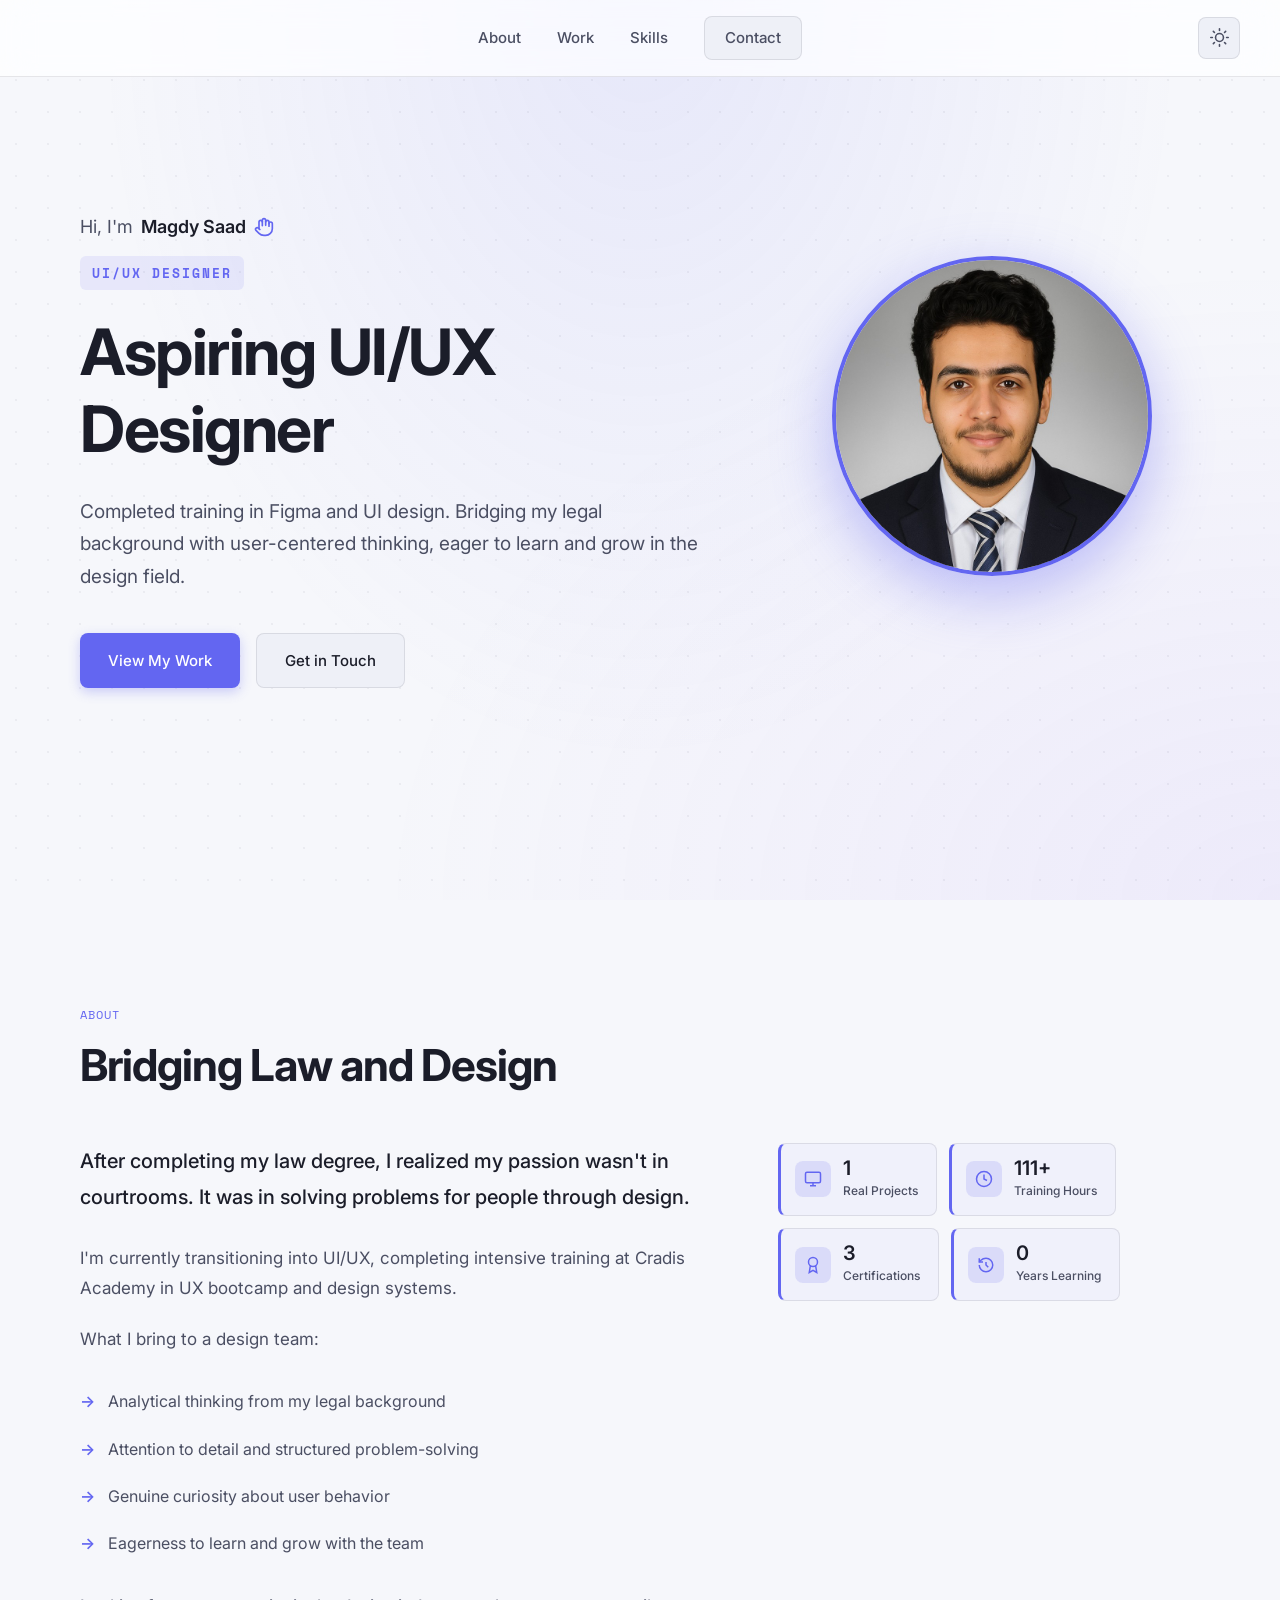
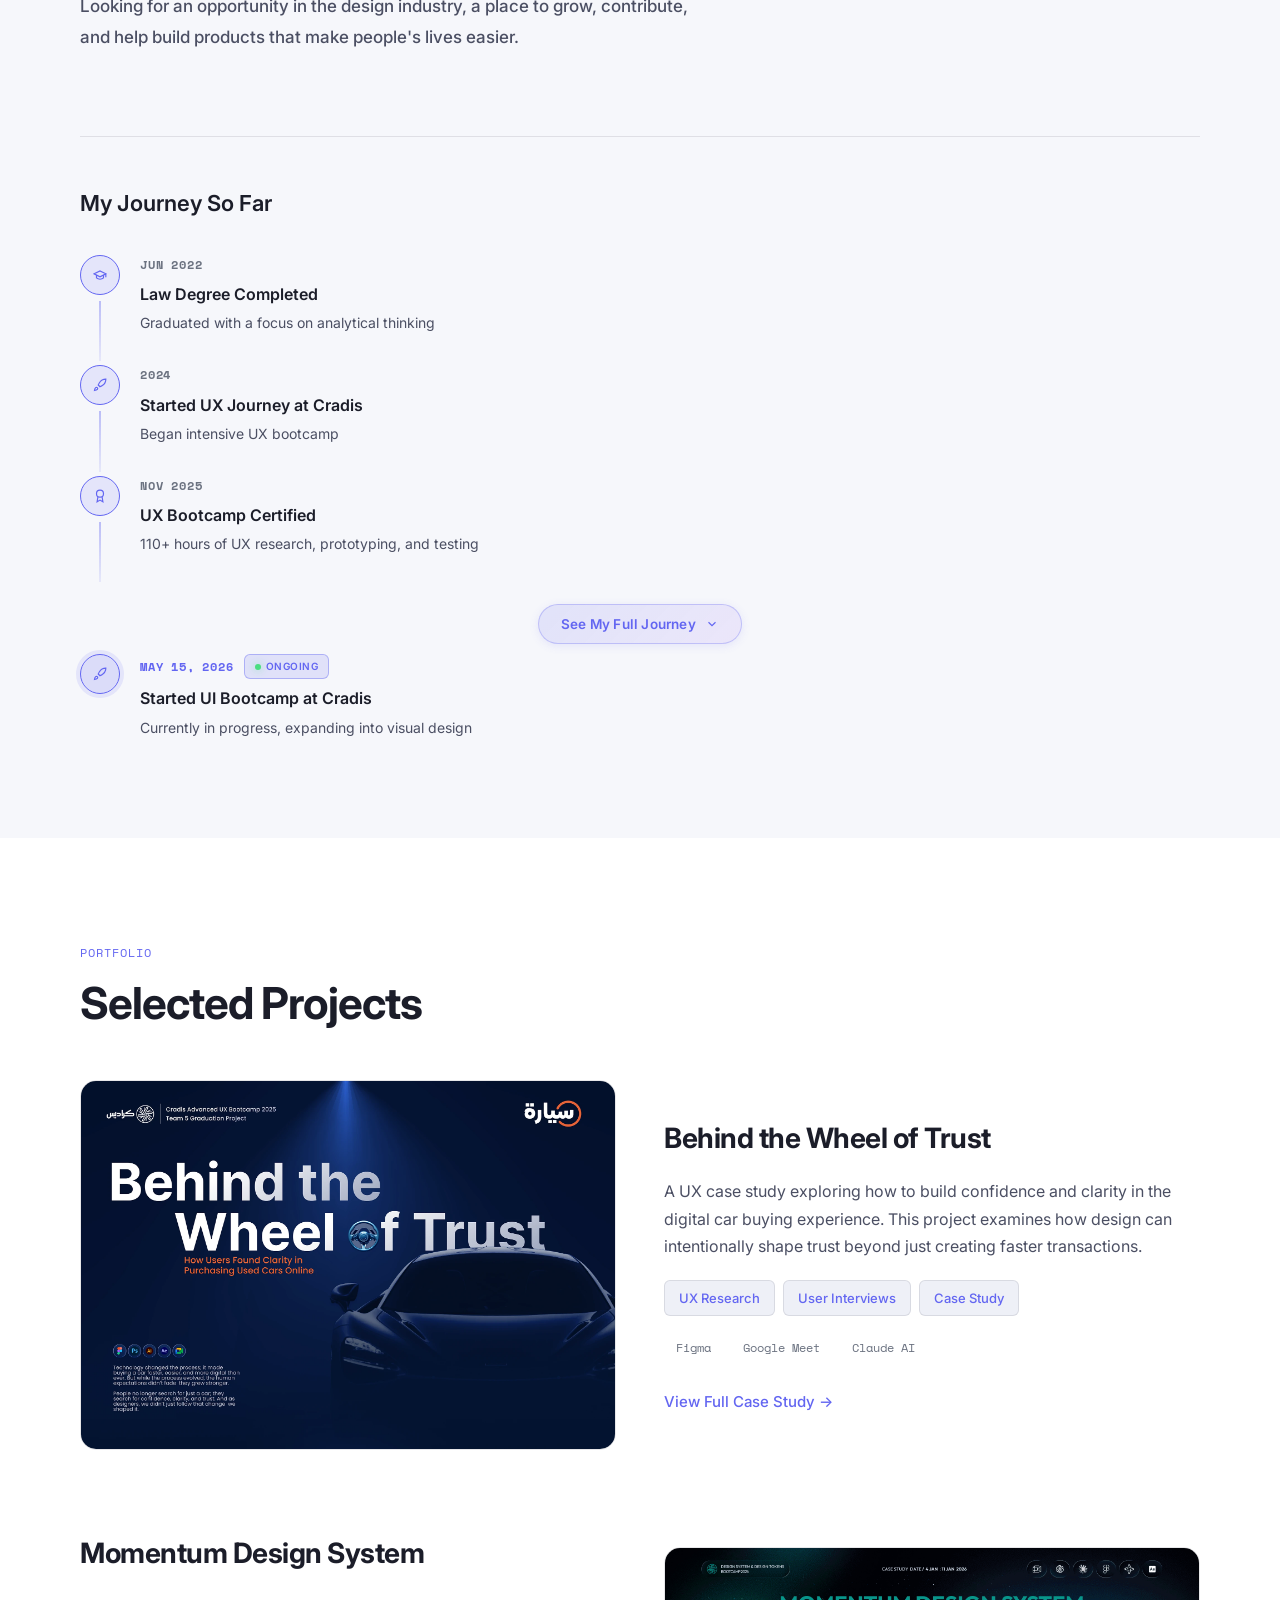
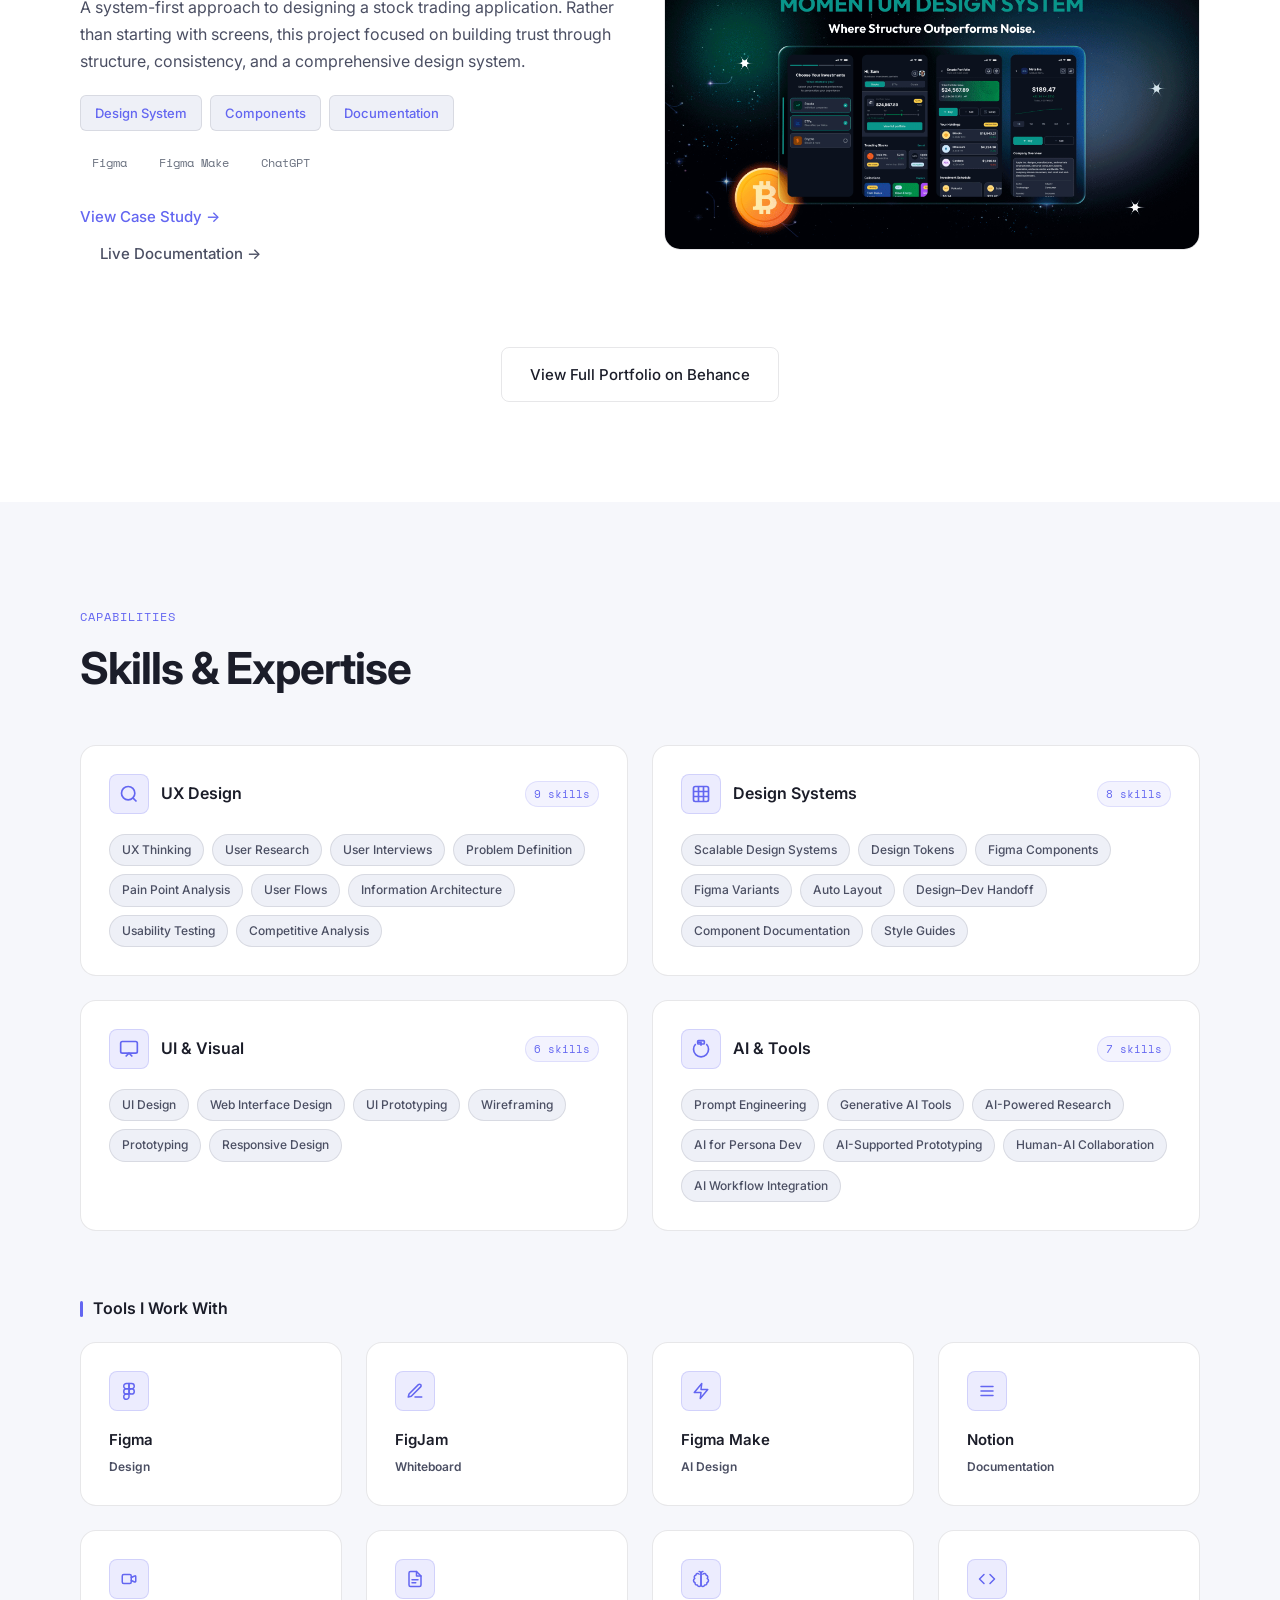
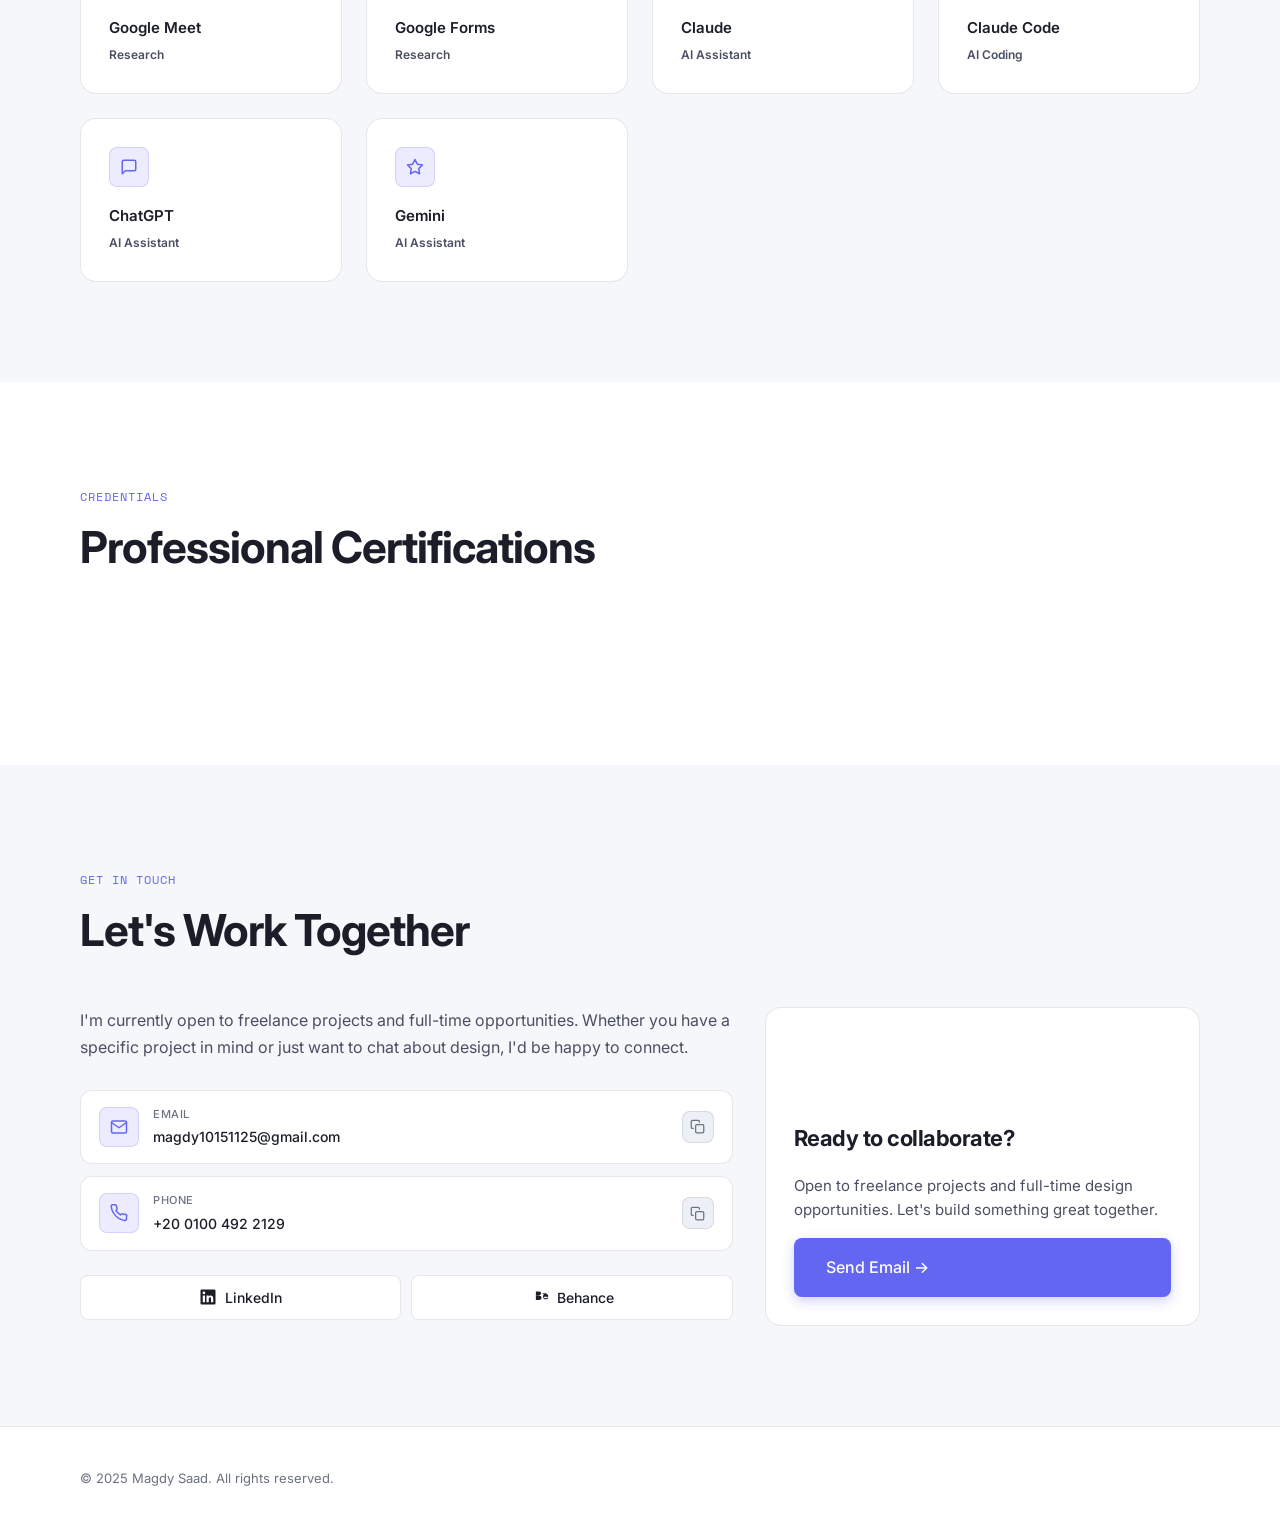
<file: index.html>
<!DOCTYPE html>
<html lang="en">
<head>
    <meta charset="UTF-8">
    <meta name="viewport" content="width=device-width, initial-scale=1.0">
    <title>Magdy Saad - UI/UX Designer</title>
    <link rel="icon" type="image/svg+xml" href="favicon.svg">
    <link rel="stylesheet" href="style.css">
    <link rel="preconnect" href="https://fonts.googleapis.com">
    <link rel="preconnect" href="https://fonts.gstatic.com" crossorigin>
    <link href="https://fonts.googleapis.com/css2?family=Inter:wght@300;400;500;600;700&family=Space+Mono:wght@400;700&display=swap" rel="stylesheet">
    <script>
      // Apply theme before paint to avoid flash of wrong theme
      (function () {
        try {
          var saved = localStorage.getItem('theme');
          var theme = saved || (window.matchMedia && window.matchMedia('(prefers-color-scheme: light)').matches ? 'light' : 'dark');
          document.documentElement.setAttribute('data-theme', theme);
        } catch (e) {
          document.documentElement.setAttribute('data-theme', 'dark');
        }
      })();
    </script>
</head>
<body>
    <a href="#main-content" class="skip-link">Skip to main content</a>

    <div class="bg-gradient"></div>
    <div class="bg-dots"></div>

    <nav class="nav" aria-label="Main navigation">
        <div class="nav-links">
            <a href="#about" class="nav-link">About</a>
            <a href="#work" class="nav-link">Work</a>
            <a href="#skills" class="nav-link">Skills</a>
            <a href="#contact" class="nav-link-cta">Contact</a>
        </div>
        <div class="nav-actions">
            <button type="button" id="cvNavBtn" class="nav-link-cv" hidden onclick="openCvModal()">
                <svg width="15" height="15" viewBox="0 0 24 24" fill="none" stroke="currentColor" stroke-width="2" stroke-linecap="round" stroke-linejoin="round" aria-hidden="true"><path d="M14 2H6a2 2 0 0 0-2 2v16a2 2 0 0 0 2 2h12a2 2 0 0 0 2-2V8z"/><polyline points="14 2 14 8 20 8"/><line x1="16" y1="13" x2="8" y2="13"/><line x1="16" y1="17" x2="8" y2="17"/></svg>
                <span id="cvNavBtnText">View CV</span>
            </button>
            <button type="button" id="themeToggle" class="theme-toggle" aria-label="Toggle dark / light mode" title="Toggle theme" onclick="toggleTheme()">
                <svg class="icon-moon" width="19" height="19" viewBox="0 0 24 24" fill="none" stroke="currentColor" stroke-width="2" stroke-linecap="round" stroke-linejoin="round" aria-hidden="true"><path d="M21 12.79A9 9 0 1 1 11.21 3 7 7 0 0 0 21 12.79z"/></svg>
                <svg class="icon-sun" width="19" height="19" viewBox="0 0 24 24" fill="none" stroke="currentColor" stroke-width="2" stroke-linecap="round" stroke-linejoin="round" aria-hidden="true"><circle cx="12" cy="12" r="5"/><line x1="12" y1="1" x2="12" y2="3"/><line x1="12" y1="21" x2="12" y2="23"/><line x1="4.22" y1="4.22" x2="5.64" y2="5.64"/><line x1="18.36" y1="18.36" x2="19.78" y2="19.78"/><line x1="1" y1="12" x2="3" y2="12"/><line x1="21" y1="12" x2="23" y2="12"/><line x1="4.22" y1="19.78" x2="5.64" y2="18.36"/><line x1="18.36" y1="5.64" x2="19.78" y2="4.22"/></svg>
            </button>
        </div>
    </nav>

    <!-- CV Modal -->
    <div class="cv-modal" id="cvModal" hidden role="dialog" aria-modal="true" aria-labelledby="cvModalTitle">
        <div class="cv-modal-backdrop" onclick="closeCvModal()"></div>
        <div class="cv-modal-panel" role="document">
            <div class="cv-modal-header">
                <div class="cv-modal-heading">
                    <span class="cv-modal-icon" aria-hidden="true">
                        <svg width="18" height="18" viewBox="0 0 24 24" fill="none" stroke="currentColor" stroke-width="2" stroke-linecap="round" stroke-linejoin="round"><path d="M14 2H6a2 2 0 0 0-2 2v16a2 2 0 0 0 2 2h12a2 2 0 0 0 2-2V8z"/><polyline points="14 2 14 8 20 8"/><line x1="16" y1="13" x2="8" y2="13"/><line x1="16" y1="17" x2="8" y2="17"/></svg>
                    </span>
                    <h3 class="cv-modal-title" id="cvModalTitle">Résumé</h3>
                </div>
                <div class="cv-modal-actions">
                    <a href="#" id="cvDownloadBtn" class="btn btn-primary cv-download-btn" download>
                        <svg width="15" height="15" viewBox="0 0 24 24" fill="none" stroke="currentColor" stroke-width="2" stroke-linecap="round" stroke-linejoin="round" aria-hidden="true"><path d="M21 15v4a2 2 0 0 1-2 2H5a2 2 0 0 1-2-2v-4"/><polyline points="7 10 12 15 17 10"/><line x1="12" y1="15" x2="12" y2="3"/></svg>
                        Download CV
                    </a>
                    <button type="button" class="cv-modal-close" aria-label="Close" onclick="closeCvModal()">
                        <svg width="18" height="18" viewBox="0 0 24 24" fill="none" stroke="currentColor" stroke-width="2" stroke-linecap="round" stroke-linejoin="round" aria-hidden="true"><line x1="18" y1="6" x2="6" y2="18"/><line x1="6" y1="6" x2="18" y2="18"/></svg>
                    </button>
                </div>
            </div>
            <div class="cv-modal-body" id="cvModalBody">
                <div class="cv-modal-loading">Loading CV…</div>
            </div>
        </div>
    </div>

    <main id="main-content">

    <!-- Hero Section -->
    <section class="hero">
        <div class="container">
            <div class="hero-grid">
                <div class="hero-content">
                    <div class="hero-greeting">
                        Hi, I'm <span class="hero-name">Magdy Saad</span>
                        <svg class="wave-icon" width="20" height="20" viewBox="0 0 24 24" fill="none" stroke="currentColor" stroke-width="2" stroke-linecap="round" stroke-linejoin="round">
                            <path d="M18 11V6a2 2 0 0 0-2-2v0a2 2 0 0 0-2 2v0"/>
                            <path d="M14 10V4a2 2 0 0 0-2-2v0a2 2 0 0 0-2 2v2"/>
                            <path d="M10 10.5V6a2 2 0 0 0-2-2v0a2 2 0 0 0-2 2v8"/>
                            <path d="M18 8a2 2 0 1 1 4 0v6a8 8 0 0 1-8 8h-2c-2.8 0-4.5-.86-5.99-2.34l-3.6-3.6a2 2 0 0 1 2.83-2.82L7 15"/>
                        </svg>
                    </div>
                    <div class="hero-label">UI/UX DESIGNER</div>
                    <h1 class="hero-title">Aspiring UI/UX Designer</h1>
                    <p class="hero-subtitle">Completed training in Figma and UI design. Bridging my legal background with user-centered thinking, eager to learn and grow in the design field.</p>
                    <div class="hero-cta">
                        <a href="#work" class="btn btn-primary">View My Work</a>
                        <a href="#contact" class="btn btn-secondary">Get in Touch</a>
                    </div>
                </div>
                <div class="hero-image">
                    <div class="profile-wrapper">
                        <img src="profile.jpg" alt="Magdy Saad" class="profile-img">
                        <div class="profile-glow"></div>
                    </div>
                    <div class="status-badge" style="opacity:0">
                        <span class="status-dot"></span>
                        <span>Available for work</span>
                    </div>
                </div>
            </div>
        </div>
    </section>

    <!-- About Section -->
    <section id="about" class="about">
        <div class="container">
            <div class="section-header">
                <span class="section-label">About</span>
                <h2 class="section-title">Bridging Law and Design</h2>
            </div>
            
            <div class="about-grid">
                <div class="about-content">
                    <p class="lead">After completing my law degree, I realized my passion wasn't in courtrooms. It was in solving problems for people through design.</p>
                    
                    <p class="about-body">I'm currently transitioning into UI/UX, completing intensive training at Cradis Academy in UX bootcamp and design systems.</p>
                    
                    <p>What I bring to a design team:</p>
                    
                    <ul class="about-list">
                        <li>Analytical thinking from my legal background</li>
                        <li>Attention to detail and structured problem-solving</li>
                        <li>Genuine curiosity about user behavior</li>
                        <li>Eagerness to learn and grow with the team</li>
                    </ul>
                    
                    <p class="highlight">Looking for an opportunity in the design industry, a place to grow, contribute, and help build products that make people's lives easier.</p>
                </div>
                
                <div class="about-stats">
                    <div class="stat-card">
                        <div class="stat-icon">
                            <svg width="18" height="18" viewBox="0 0 24 24" fill="none" stroke="currentColor" stroke-width="2"><rect x="2" y="3" width="20" height="14" rx="2"/><line x1="8" y1="21" x2="16" y2="21"/><line x1="12" y1="17" x2="12" y2="21"/></svg>
                        </div>
                        <div class="stat-text">
                            <div class="stat-number">2</div>
                            <div class="stat-label">Real Projects</div>
                        </div>
                    </div>
                    <div class="stat-card">
                        <div class="stat-icon">
                            <svg width="18" height="18" viewBox="0 0 24 24" fill="none" stroke="currentColor" stroke-width="2"><circle cx="12" cy="12" r="10"/><path d="M12 6v6l4 2"/></svg>
                        </div>
                        <div class="stat-text">
                            <div class="stat-number">144+</div>
                            <div class="stat-label">Training Hours</div>
                        </div>
                    </div>
                    <div class="stat-card">
                        <div class="stat-icon">
                            <svg width="18" height="18" viewBox="0 0 24 24" fill="none" stroke="currentColor" stroke-width="2"><circle cx="12" cy="8" r="6"/><path d="M15.477 12.89 17 22l-5-3-5 3 1.523-9.11"/></svg>
                        </div>
                        <div class="stat-text">
                            <div class="stat-number">4</div>
                            <div class="stat-label">Certifications</div>
                        </div>
                    </div>
                    <div class="stat-card">
                        <div class="stat-icon">
                            <svg width="18" height="18" viewBox="0 0 24 24" fill="none" stroke="currentColor" stroke-width="2"><path d="M12 8v4l3 3M3 12a9 9 0 1 0 9-9 9.75 9.75 0 0 0-6.74 2.74L3 8"/><path d="M3 3v5h5"/></svg>
                        </div>
                        <div class="stat-text">
                            <div class="stat-number">1 yr</div>
                            <div class="stat-label">Years Learning</div>
                        </div>
                    </div>
                </div>
            </div>

            <div class="timeline-wrapper">
                <h3 class="timeline-title">My Journey So Far</h3>
                <div class="timeline">
                    <div class="timeline-item">
                        <div class="timeline-marker">
                            <div class="timeline-icon">
                                <svg width="14" height="14" viewBox="0 0 24 24" fill="none" stroke="currentColor" stroke-width="2"><path d="M22 10v6M2 10l10-5 10 5-10 5z"/><path d="M6 12v5c3 3 9 3 12 0v-5"/></svg>
                            </div>
                            <div class="timeline-line"></div>
                        </div>
                        <div class="timeline-content">
                            <div class="timeline-date">JUN 2022</div>
                            <div class="timeline-heading">Law Degree Completed</div>
                            <div class="timeline-desc">Graduated with a focus on analytical thinking</div>
                        </div>
                    </div>

                    <div class="timeline-item">
                        <div class="timeline-marker">
                            <div class="timeline-icon">
                                <svg width="14" height="14" viewBox="0 0 24 24" fill="none" stroke="currentColor" stroke-width="2"><path d="M4.5 16.5c-1.5 1.26-2 5-2 5s3.74-.5 5-2c.71-.84.7-2.13-.09-2.91a2.18 2.18 0 0 0-2.91-.09z"/><path d="m12 15-3-3a22 22 0 0 1 2-3.95A12.88 12.88 0 0 1 22 2c0 2.72-.78 7.5-6 11a22.35 22.35 0 0 1-4 2z"/></svg>
                            </div>
                            <div class="timeline-line"></div>
                        </div>
                        <div class="timeline-content">
                            <div class="timeline-date">2024</div>
                            <div class="timeline-heading">Started UX Journey at Cradis</div>
                            <div class="timeline-desc">Began intensive UX bootcamp</div>
                        </div>
                    </div>

                    <div class="timeline-item">
                        <div class="timeline-marker">
                            <div class="timeline-icon">
                                <svg width="14" height="14" viewBox="0 0 24 24" fill="none" stroke="currentColor" stroke-width="2"><circle cx="12" cy="8" r="6"/><path d="M15.477 12.89 17 22l-5-3-5 3 1.523-9.11"/></svg>
                            </div>
                            <div class="timeline-line"></div>
                        </div>
                        <div class="timeline-content">
                            <div class="timeline-date">NOV 2025</div>
                            <div class="timeline-heading">UX Bootcamp Certified</div>
                            <div class="timeline-desc">110+ hours of UX research, prototyping, and testing</div>
                        </div>
                    </div>

                    <div class="timeline-toggle-wrapper">
                        <button class="timeline-toggle-btn" id="timelineToggleBtn" type="button" aria-expanded="false" aria-controls="timeline-extra">
                            <span id="timelineToggleText">See My Full Journey</span>
                            <svg id="timelineToggleIcon" width="14" height="14" viewBox="0 0 24 24" fill="none" stroke="currentColor" stroke-width="2">
                                <polyline points="6 9 12 15 18 9"/>
                            </svg>
                        </button>
                    </div>

                    <div class="timeline-extra" id="timeline-extra" hidden>
                        <div class="timeline-item">
                            <div class="timeline-marker">
                                <div class="timeline-icon">
                                    <svg width="14" height="14" viewBox="0 0 24 24" fill="none" stroke="currentColor" stroke-width="2"><path d="M4.5 16.5c-1.5 1.26-2 5-2 5s3.74-.5 5-2c.71-.84.7-2.13-.09-2.91a2.18 2.18 0 0 0-2.91-.09z"/><path d="m12 15-3-3a22 22 0 0 1 2-3.95A12.88 12.88 0 0 1 22 2c0 2.72-.78 7.5-6 11a22.35 22.35 0 0 1-4 2z"/></svg>
                                </div>
                                <div class="timeline-line"></div>
                            </div>
                            <div class="timeline-content">
                                <div class="timeline-date">DEC 2025</div>
                                <div class="timeline-heading">Started Design Systems Bootcamp at Cradis</div>
                                <div class="timeline-desc">Specialized training in design systems and tokens</div>
                            </div>
                        </div>

                        <div class="timeline-item">
                            <div class="timeline-marker">
                                <div class="timeline-icon">
                                    <svg width="14" height="14" viewBox="0 0 24 24" fill="none" stroke="currentColor" stroke-width="2"><circle cx="12" cy="8" r="6"/><path d="M15.477 12.89 17 22l-5-3-5 3 1.523-9.11"/></svg>
                                </div>
                                <div class="timeline-line"></div>
                            </div>
                            <div class="timeline-content">
                                <div class="timeline-date">JAN 2026</div>
                                <div class="timeline-heading">Design Systems Certified</div>
                                <div class="timeline-desc">Completed 34+ hours in design systems and tokens</div>
                            </div>
                        </div>
                    </div>

                    <div class="timeline-item timeline-current">
                        <div class="timeline-marker">
                            <div class="timeline-icon timeline-icon-current">
                                <svg width="14" height="14" viewBox="0 0 24 24" fill="none" stroke="currentColor" stroke-width="2"><path d="M4.5 16.5c-1.5 1.26-2 5-2 5s3.74-.5 5-2c.71-.84.7-2.13-.09-2.91a2.18 2.18 0 0 0-2.91-.09z"/><path d="m12 15-3-3a22 22 0 0 1 2-3.95A12.88 12.88 0 0 1 22 2c0 2.72-.78 7.5-6 11a22.35 22.35 0 0 1-4 2z"/></svg>
                            </div>
                        </div>
                        <div class="timeline-content">
                            <div class="timeline-date-row">
                                <span class="timeline-date timeline-date-current">MAY 15, 2026</span>
                                <span class="timeline-badge"><span class="status-dot" style="width:6px;height:6px;display:inline-block;margin-right:5px;vertical-align:middle;flex-shrink:0;"></span>ONGOING</span>
                            </div>
                            <div class="timeline-heading">Started UI Bootcamp at Cradis</div>
                            <div class="timeline-desc">Currently in progress, expanding into visual design</div>
                        </div>
                    </div>
                </div>
            </div>
        </div>
    </section>

    <!-- Work Section -->
    <section id="work" class="work">
        <div class="container">
            <div class="section-header">
                <span class="section-label">Portfolio</span>
                <h2 class="section-title">Selected Projects</h2>
            </div>
            
            <article class="project">
                <div class="project-image-wrapper">
                    <img src="project1.webp" loading="lazy" alt="Behind the Wheel of Trust" class="project-image">
                    <div class="project-overlay"></div>
                </div>
                <div class="project-content">
                    <h3 class="project-title">Behind the Wheel of Trust</h3>
                    <p class="project-description">A UX case study exploring how to build confidence and clarity in the digital car buying experience. This project examines how design can intentionally shape trust beyond just creating faster transactions.</p>
                    
                    <div class="project-tags">
                        <span class="tag">UX Research</span>
                        <span class="tag">User Interviews</span>
                        <span class="tag">Case Study</span>
                    </div>
                    
                    <div class="project-tools">
                        <span>Figma</span>
                        <span>Google Meet</span>
                        <span>Claude AI</span>
                    </div>
                    
                    <a href="https://www.behance.net/gallery/237435523/Behind-the-Wheel-of-Trust-Syarah-App-UX-Case-Study" target="_blank" class="project-link">
                        View Full Case Study →
                    </a>
                </div>
            </article>

            <article class="project project-reverse">
                <div class="project-image-wrapper">
                    <img src="project2.gif" loading="lazy" alt="Momentum Design System" class="project-image">
                    <div class="project-overlay"></div>
                </div>
                <div class="project-content">
                    <h3 class="project-title">Momentum Design System</h3>
                    <p class="project-description">A system-first approach to designing a stock trading application. Rather than starting with screens, this project focused on building trust through structure, consistency, and a comprehensive design system.</p>
                    
                    <div class="project-tags">
                        <span class="tag">Design System</span>
                        <span class="tag">Components</span>
                        <span class="tag">Documentation</span>
                    </div>
                    
                    <div class="project-tools">
                        <span>Figma</span>
                        <span>Figma Make</span>
                        <span>ChatGPT</span>
                    </div>
                    
                    <div class="project-links">
                        <a href="https://www.behance.net/gallery/242129933/Momentum-Design-System" target="_blank" class="project-link">
                            View Case Study →
                        </a>
                        <a href="https://moumentum-design-system.netlify.app/" target="_blank" class="project-link-secondary">
                            Live Documentation →
                        </a>
                    </div>
                </div>
            </article>

            <div class="view-more">
                <a href="https://www.behance.net/Mersawy_Saad" target="_blank" class="btn btn-outline">
                    View Full Portfolio on Behance
                </a>
            </div>
        </div>
    </section>

    <!-- Skills Section -->
    <section id="skills" class="skills">
        <div class="container">
            <div class="section-header">
                <span class="section-label">Capabilities</span>
                <h2 class="section-title">Skills & Expertise</h2>
            </div>
            
            <div class="skills-grid">

                <div class="skill-cat-card">
                    <div class="skill-cat-header">
                        <div class="skill-cat-icon">
                            <svg width="20" height="20" viewBox="0 0 24 24" fill="none" stroke="currentColor" stroke-width="2">
                                <circle cx="11" cy="11" r="8"/><path d="m21 21-4.35-4.35"/>
                            </svg>
                        </div>
                        <h3 class="skill-cat-title">UX Design</h3>
                        <span class="skill-cat-count">9 skills</span>
                    </div>
                    <div class="skill-pills">
                        <span class="skill-pill">UX Thinking</span>
                        <span class="skill-pill">User Research</span>
                        <span class="skill-pill">User Interviews</span>
                        <span class="skill-pill">Problem Definition</span>
                        <span class="skill-pill">Pain Point Analysis</span>
                        <span class="skill-pill">User Flows</span>
                        <span class="skill-pill">Information Architecture</span>
                        <span class="skill-pill">Usability Testing</span>
                        <span class="skill-pill">Competitive Analysis</span>
                    </div>
                </div>

                <div class="skill-cat-card">
                    <div class="skill-cat-header">
                        <div class="skill-cat-icon">
                            <svg width="20" height="20" viewBox="0 0 24 24" fill="none" stroke="currentColor" stroke-width="2">
                                <rect x="3" y="3" width="18" height="18" rx="2"/>
                                <path d="M9 3v18M15 3v18M3 9h18M3 15h18"/>
                            </svg>
                        </div>
                        <h3 class="skill-cat-title">Design Systems</h3>
                        <span class="skill-cat-count">8 skills</span>
                    </div>
                    <div class="skill-pills">
                        <span class="skill-pill">Scalable Design Systems</span>
                        <span class="skill-pill">Design Tokens</span>
                        <span class="skill-pill">Figma Components</span>
                        <span class="skill-pill">Figma Variants</span>
                        <span class="skill-pill">Auto Layout</span>
                        <span class="skill-pill">Design–Dev Handoff</span>
                        <span class="skill-pill">Component Documentation</span>
                        <span class="skill-pill">Style Guides</span>
                    </div>
                </div>

                <div class="skill-cat-card">
                    <div class="skill-cat-header">
                        <div class="skill-cat-icon">
                            <svg width="20" height="20" viewBox="0 0 24 24" fill="none" stroke="currentColor" stroke-width="2">
                                <rect x="2" y="3" width="20" height="14" rx="2"/><polyline points="8 21 12 17 16 21"/>
                            </svg>
                        </div>
                        <h3 class="skill-cat-title">UI & Visual</h3>
                        <span class="skill-cat-count">6 skills</span>
                    </div>
                    <div class="skill-pills">
                        <span class="skill-pill">UI Design</span>
                        <span class="skill-pill">Web Interface Design</span>
                        <span class="skill-pill">UI Prototyping</span>
                        <span class="skill-pill">Wireframing</span>
                        <span class="skill-pill">Prototyping</span>
                        <span class="skill-pill">Responsive Design</span>
                    </div>
                </div>

                <div class="skill-cat-card">
                    <div class="skill-cat-header">
                        <div class="skill-cat-icon">
                            <svg width="20" height="20" viewBox="0 0 24 24" fill="none" stroke="currentColor" stroke-width="2">
                                <path d="M12 8V4H8"/><rect x="8" y="2" width="8" height="4" rx="1"/>
                                <path d="M18.4 6a9 9 0 1 1-12.77.04"/>
                            </svg>
                        </div>
                        <h3 class="skill-cat-title">AI & Tools</h3>
                        <span class="skill-cat-count">7 skills</span>
                    </div>
                    <div class="skill-pills">
                        <span class="skill-pill">Prompt Engineering</span>
                        <span class="skill-pill">Generative AI Tools</span>
                        <span class="skill-pill">AI-Powered Research</span>
                        <span class="skill-pill">AI for Persona Dev</span>
                        <span class="skill-pill">AI-Supported Prototyping</span>
                        <span class="skill-pill">Human-AI Collaboration</span>
                        <span class="skill-pill">AI Workflow Integration</span>
                    </div>
                </div>

            </div>

            <div class="tools-container">
                <h3 class="tools-title">Tools I Work With</h3>
                <div class="tools-grid">

                    <!-- Figma -->
                    <div class="tool-card">
                        <div class="tool-icon-wrap">
                            <svg width="18" height="18" viewBox="0 0 24 24" fill="none" stroke="currentColor" stroke-width="2" stroke-linecap="round" stroke-linejoin="round">
                                <path d="M5 5.5A3.5 3.5 0 0 1 8.5 2H12v7H8.5A3.5 3.5 0 0 1 5 5.5z"/>
                                <path d="M12 2h3.5a3.5 3.5 0 1 1 0 7H12V2z"/>
                                <path d="M12 12.5a3.5 3.5 0 1 1 7 0 3.5 3.5 0 1 1-7 0z"/>
                                <path d="M5 19.5A3.5 3.5 0 0 1 8.5 16H12v3.5a3.5 3.5 0 1 1-7 0z"/>
                                <path d="M5 12.5A3.5 3.5 0 0 1 8.5 9H12v7H8.5A3.5 3.5 0 0 1 5 12.5z"/>
                            </svg>
                        </div>
                        <div class="tool-name">Figma<span class="tool-category">Design</span></div>
                    </div>

                    <!-- FigJam -->
                    <div class="tool-card">
                        <div class="tool-icon-wrap">
                            <svg width="18" height="18" viewBox="0 0 24 24" fill="none" stroke="currentColor" stroke-width="2" stroke-linecap="round" stroke-linejoin="round">
                                <path d="M12 20h9"/>
                                <path d="M16.5 3.5a2.121 2.121 0 0 1 3 3L7 19l-4 1 1-4L16.5 3.5z"/>
                            </svg>
                        </div>
                        <div class="tool-name">FigJam<span class="tool-category">Whiteboard</span></div>
                    </div>

                    <!-- Figma Make -->
                    <div class="tool-card">
                        <div class="tool-icon-wrap">
                            <svg width="18" height="18" viewBox="0 0 24 24" fill="none" stroke="currentColor" stroke-width="2" stroke-linecap="round" stroke-linejoin="round">
                                <polygon points="13 2 3 14 12 14 11 22 21 10 12 10 13 2"/>
                            </svg>
                        </div>
                        <div class="tool-name">Figma Make<span class="tool-category">AI Design</span></div>
                    </div>

                    <!-- Notion -->
                    <div class="tool-card">
                        <div class="tool-icon-wrap">
                            <svg width="18" height="18" viewBox="0 0 24 24" fill="none" stroke="currentColor" stroke-width="2" stroke-linecap="round" stroke-linejoin="round">
                                <path d="M4 6h16M4 12h16M4 18h16"/>
                            </svg>
                        </div>
                        <div class="tool-name">Notion<span class="tool-category">Documentation</span></div>
                    </div>

                    <!-- Google Meet -->
                    <div class="tool-card">
                        <div class="tool-icon-wrap">
                            <svg width="18" height="18" viewBox="0 0 24 24" fill="none" stroke="currentColor" stroke-width="2" stroke-linecap="round" stroke-linejoin="round">
                                <path d="M15 10l4.553-2.069A1 1 0 0 1 21 8.876v6.248a1 1 0 0 1-1.447.894L15 14"/>
                                <rect x="3" y="6" width="12" height="12" rx="2"/>
                            </svg>
                        </div>
                        <div class="tool-name">Google Meet<span class="tool-category">Research</span></div>
                    </div>

                    <!-- Google Forms -->
                    <div class="tool-card">
                        <div class="tool-icon-wrap">
                            <svg width="18" height="18" viewBox="0 0 24 24" fill="none" stroke="currentColor" stroke-width="2" stroke-linecap="round" stroke-linejoin="round">
                                <path d="M14 2H6a2 2 0 0 0-2 2v16a2 2 0 0 0 2 2h12a2 2 0 0 0 2-2V8z"/>
                                <path d="M14 2v6h6"/>
                                <path d="M8 13h8M8 17h5"/>
                            </svg>
                        </div>
                        <div class="tool-name">Google Forms<span class="tool-category">Research</span></div>
                    </div>

                    <!-- Claude -->
                    <div class="tool-card">
                        <div class="tool-icon-wrap">
                            <svg width="18" height="18" viewBox="0 0 24 24" fill="none" stroke="currentColor" stroke-width="2" stroke-linecap="round" stroke-linejoin="round">
                                <path d="M9.5 2A2.5 2.5 0 0 1 12 4.5v15a2.5 2.5 0 0 1-4.96.44 2.5 2.5 0 0 1-2.96-3.08 3 3 0 0 1-.34-5.58 2.5 2.5 0 0 1 1.32-4.24 2.5 2.5 0 0 1 4.44-1.54"/>
                                <path d="M14.5 2A2.5 2.5 0 0 0 12 4.5v15a2.5 2.5 0 0 0 4.96.44 2.5 2.5 0 0 0 2.96-3.08 3 3 0 0 0 .34-5.58 2.5 2.5 0 0 0-1.32-4.24 2.5 2.5 0 0 0-4.44-1.54"/>
                            </svg>
                        </div>
                        <div class="tool-name">Claude<span class="tool-category">AI Assistant</span></div>
                    </div>

                    <!-- Claude Code -->
                    <div class="tool-card">
                        <div class="tool-icon-wrap">
                            <svg width="18" height="18" viewBox="0 0 24 24" fill="none" stroke="currentColor" stroke-width="2" stroke-linecap="round" stroke-linejoin="round">
                                <polyline points="16 18 22 12 16 6"/>
                                <polyline points="8 6 2 12 8 18"/>
                            </svg>
                        </div>
                        <div class="tool-name">Claude Code<span class="tool-category">AI Coding</span></div>
                    </div>

                    <!-- ChatGPT -->
                    <div class="tool-card">
                        <div class="tool-icon-wrap">
                            <svg width="18" height="18" viewBox="0 0 24 24" fill="none" stroke="currentColor" stroke-width="2" stroke-linecap="round" stroke-linejoin="round">
                                <path d="M21 15a2 2 0 0 1-2 2H7l-4 4V5a2 2 0 0 1 2-2h14a2 2 0 0 1 2 2z"/>
                            </svg>
                        </div>
                        <div class="tool-name">ChatGPT<span class="tool-category">AI Assistant</span></div>
                    </div>

                    <!-- Gemini -->
                    <div class="tool-card">
                        <div class="tool-icon-wrap">
                            <svg width="18" height="18" viewBox="0 0 24 24" fill="none" stroke="currentColor" stroke-width="2" stroke-linecap="round" stroke-linejoin="round">
                                <polygon points="12 2 15.09 8.26 22 9.27 17 14.14 18.18 21.02 12 17.77 5.82 21.02 7 14.14 2 9.27 8.91 8.26 12 2"/>
                            </svg>
                        </div>
                        <div class="tool-name">Gemini<span class="tool-category">AI Assistant</span></div>
                    </div>

                </div>
            </div>
        </div>
    </section>

    <!-- Certifications -->
    <section class="certifications">
        <div class="container">
            <div class="section-header">
                <span class="section-label">Credentials</span>
                <h2 class="section-title">Professional Certifications</h2>
            </div>
            
            <div class="cert-list" aria-live="polite">
            </div>

            <div class="cert-extra" id="cert-extra" hidden></div>

            <div class="cert-toggle-wrapper">
                <button class="cert-toggle-btn" id="certToggleBtn" type="button" aria-expanded="false" aria-controls="cert-extra" style="display:none">
                    <span id="certToggleText">Show More Certifications</span>
                    <svg id="certToggleIcon" width="14" height="14" viewBox="0 0 24 24" fill="none" stroke="currentColor" stroke-width="2">
                        <polyline points="6 9 12 15 18 9"/>
                    </svg>
                </button>
            </div>
        </div>
    </section>

    <!-- Contact Section -->
    <section id="contact" class="contact">
        <div class="container">
            <div class="section-header">
                <span class="section-label">Get in Touch</span>
                <h2 class="section-title">Let's Work Together</h2>
            </div>

            <div class="contact-grid">

                <!-- Left: Contact Methods -->
                <div class="contact-left">
                    <p class="contact-intro">I'm currently open to freelance projects and full-time opportunities. Whether you have a specific project in mind or just want to chat about design, I'd be happy to connect.</p>

                    <div class="contact-methods">
                        <div class="contact-item">
                            <div class="contact-icon-wrap">
                                <svg width="18" height="18" viewBox="0 0 24 24" fill="none" stroke="currentColor" stroke-width="2" stroke-linecap="round" stroke-linejoin="round">
                                    <path d="M4 4h16c1.1 0 2 .9 2 2v12c0 1.1-.9 2-2 2H4c-1.1 0-2-.9-2-2V6c0-1.1.9-2 2-2z"/>
                                    <polyline points="22,6 12,13 2,6"/>
                                </svg>
                            </div>
                            <div class="contact-text">
                                <span class="contact-label">Email</span>
                                <span class="contact-value contact-email-val">magdy10151125@gmail.com</span>
                            </div>
                            <button class="copy-btn" aria-label="Copy email address" onclick="copyToClipboard('magdy10151125@gmail.com', this)">
                                <svg width="15" height="15" viewBox="0 0 24 24" fill="none" stroke="currentColor" stroke-width="2" stroke-linecap="round" stroke-linejoin="round">
                                    <rect x="9" y="9" width="13" height="13" rx="2" ry="2"/>
                                    <path d="M5 15H4a2 2 0 0 1-2-2V4a2 2 0 0 1 2-2h9a2 2 0 0 1 2 2v1"/>
                                </svg>
                            </button>
                        </div>

                        <div class="contact-item">
                            <div class="contact-icon-wrap">
                                <svg width="18" height="18" viewBox="0 0 24 24" fill="none" stroke="currentColor" stroke-width="2" stroke-linecap="round" stroke-linejoin="round">
                                    <path d="M22 16.92v3a2 2 0 0 1-2.18 2 19.79 19.79 0 0 1-8.63-3.07A19.5 19.5 0 0 1 4.69 12 19.79 19.79 0 0 1 1.61 3.41 2 2 0 0 1 3.6 1h3a2 2 0 0 1 2 1.72c.127.96.361 1.903.7 2.81a2 2 0 0 1-.45 2.11L7.91 8.6a16 16 0 0 0 6 6l.91-.91a2 2 0 0 1 2.11-.45c.907.339 1.85.573 2.81.7A2 2 0 0 1 22 16.92z"/>
                                </svg>
                            </div>
                            <div class="contact-text">
                                <span class="contact-label">Phone</span>
                                <span class="contact-value contact-phone-val">+20 0100 492 2129</span>
                            </div>
                            <button class="copy-btn" aria-label="Copy phone number" onclick="copyToClipboard('+2001004922129', this)">
                                <svg width="15" height="15" viewBox="0 0 24 24" fill="none" stroke="currentColor" stroke-width="2" stroke-linecap="round" stroke-linejoin="round">
                                    <rect x="9" y="9" width="13" height="13" rx="2" ry="2"/>
                                    <path d="M5 15H4a2 2 0 0 1-2-2V4a2 2 0 0 1 2-2h9a2 2 0 0 1 2 2v1"/>
                                </svg>
                            </button>
                        </div>
                    </div>

                    <div class="social-links">
                        <a href="https://www.linkedin.com/in/magdy-saad-80025236b/" target="_blank" rel="noopener noreferrer" aria-label="Visit LinkedIn profile (opens in new tab)" class="social-link">
                            <svg width="18" height="18" viewBox="0 0 24 24" fill="currentColor">
                                <path d="M20.5 2h-17A1.5 1.5 0 002 3.5v17A1.5 1.5 0 003.5 22h17a1.5 1.5 0 001.5-1.5v-17A1.5 1.5 0 0020.5 2zM8 19H5v-9h3zM6.5 8.25A1.75 1.75 0 118.3 6.5a1.78 1.78 0 01-1.8 1.75zM19 19h-3v-4.74c0-1.42-.6-1.93-1.38-1.93A1.74 1.74 0 0013 14.19a.66.66 0 000 .14V19h-3v-9h2.9v1.3a3.11 3.11 0 012.7-1.4c1.55 0 3.36.86 3.36 3.66z"/>
                            </svg>
                            LinkedIn
                        </a>
                        <a href="https://www.behance.net/Mersawy_Saad" target="_blank" rel="noopener noreferrer" aria-label="Visit Behance portfolio (opens in new tab)" class="social-link">
                            <svg width="18" height="18" viewBox="0 0 24 24" fill="currentColor">
                                <path d="M6.5 4.5h3.75c1.75 0 3.25.75 3.25 2.5s-1.5 2.5-3.25 2.5H6.5V4.5zm0 5.5h4c2 0 3.5 1 3.5 3s-1.5 3-3.5 3h-4v-6zm9-3h5v1h-5v-1zm.5 4c0-1.93 1.57-3.5 3.5-3.5s3.5 1.57 3.5 3.5v.5h-6c.15 1.29 1.29 2 2.5 2 .93 0 1.64-.43 2-1h1.57c-.5 1.57-2 2.5-3.57 2.5-2.07 0-3.5-1.57-3.5-3.5v-.5z"/>
                            </svg>
                            Behance
                        </a>
                    </div>
                </div>

                <!-- Right: CTA Box -->
                <div class="contact-cta-box">
                    <div class="status-badge cta-badge" style="opacity:0">
                        <span class="status-dot"></span>
                        <span>Available for work</span>
                    </div>
                    <h3 class="cta-title">Ready to collaborate?</h3>
                    <p class="cta-desc">Open to freelance projects and full-time design opportunities. Let's build something great together.</p>
                    <a href="mailto:magdy10151125@gmail.com" class="btn btn-primary btn-large" onclick="openEmail(event)">Send Email →</a>
                </div>

            </div>
        </div>
    </section>

    </main>

    <!-- Footer - SIMPLE COPYRIGHT ONLY -->
    <footer class="footer">
        <div class="container">
            <div class="footer-bottom">
                <p id="footerCopy">© 2025 Magdy Saad. All rights reserved.</p>
            </div>
        </div>
    </footer>

    <script src="script.js"></script>
    <script src="supabase-loader.js"></script>
</body>
</html>
</file>
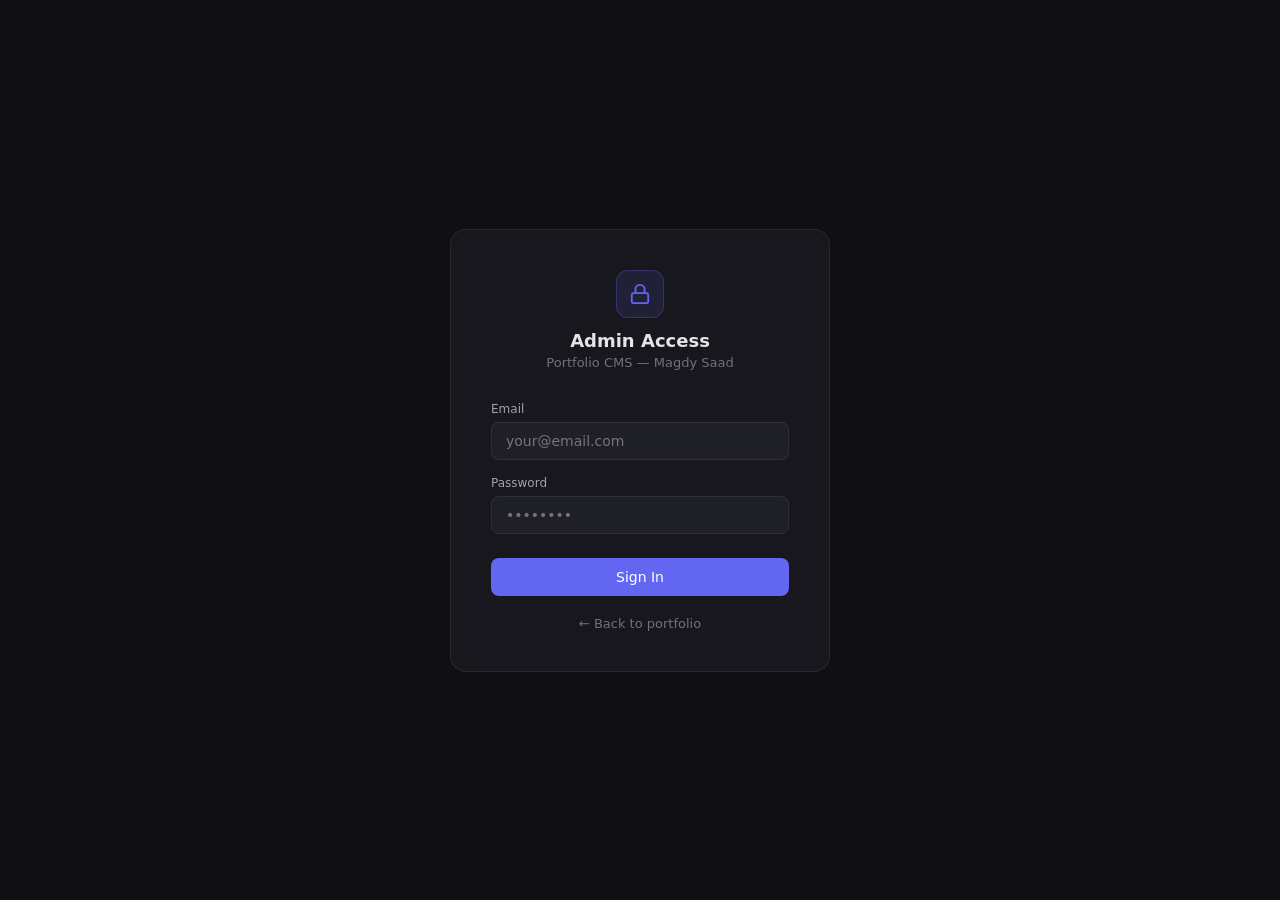
<file: admin.html>
<!DOCTYPE html>
<html lang="en">
<head>
<meta charset="UTF-8">
<meta name="viewport" content="width=device-width, initial-scale=1.0">
<title>Portfolio CMS — Magdy Saad</title>
<style>
  :root {
    --bg: #0f0f14;
    --bg2: #17171d;
    --bg3: #1f1f28;
    --bg4: #25252f;
    --accent: #6366f1;
    --accent2: #8b5cf6;
    --success: #4ade80;
    --danger: #f87171;
    --warning: #fbbf24;
    --text: #e4e4e7;
    --text2: #a1a1aa;
    --text3: #71717a;
    --border: rgba(228,228,231,0.08);
    --border2: rgba(99,102,241,0.3);
    --radius: 12px;
    --radius-sm: 8px;
  }
  * { margin:0; padding:0; box-sizing:border-box; }
  body { font-family: 'Inter', system-ui, sans-serif; background: var(--bg); color: var(--text); min-height: 100vh; display: flex; }

  /* Sidebar */
  .sidebar { width: 240px; background: var(--bg2); border-right: 1px solid var(--border); padding: 24px 0; display: flex; flex-direction: column; flex-shrink: 0; position: fixed; top: 0; left: 0; height: 100vh; z-index: 100; }
  .sidebar-logo { padding: 0 20px 24px; border-bottom: 1px solid var(--border); }
  .sidebar-logo h1 { font-size: 15px; font-weight: 600; color: var(--text); }
  .sidebar-logo p { font-size: 11px; color: var(--text3); margin-top: 2px; }
  .sidebar-nav { padding: 16px 12px; flex: 1; overflow-y: auto; }
  .nav-group-label { font-size: 10px; font-weight: 600; color: var(--text3); text-transform: uppercase; letter-spacing: 1px; padding: 0 8px; margin: 16px 0 6px; }
  .nav-item { display: flex; align-items: center; gap: 10px; padding: 9px 10px; border-radius: var(--radius-sm); cursor: pointer; font-size: 13px; color: var(--text2); transition: all 0.2s; border: none; background: none; width: 100%; text-align: left; }
  .nav-item:hover { background: var(--bg3); color: var(--text); }
  .nav-item.active { background: rgba(99,102,241,0.12); color: var(--accent); border: 1px solid rgba(99,102,241,0.2); }
  .nav-item svg { flex-shrink: 0; }
  .sidebar-footer { padding: 16px 20px; border-top: 1px solid var(--border); }
  .connection-badge { display: flex; align-items: center; gap: 8px; font-size: 12px; color: var(--text3); }
  .conn-dot { width: 7px; height: 7px; border-radius: 50%; background: var(--success); animation: pulse-g 2s infinite; }
  @keyframes pulse-g { 0%,100%{opacity:1} 50%{opacity:.4} }

  /* Main */
  .main { margin-left: 240px; flex: 1; display: flex; flex-direction: column; min-height: 100vh; }
  .topbar { padding: 16px 32px; border-bottom: 1px solid var(--border); display: flex; justify-content: space-between; align-items: center; background: var(--bg); position: sticky; top: 0; z-index: 50; }
  .topbar-title { font-size: 16px; font-weight: 600; }
  .topbar-sub { font-size: 12px; color: var(--text3); margin-top: 1px; }
  .content { padding: 32px; flex: 1; }

  /* Sections */
  .section { display: none; }
  .section.active { display: block; }

  /* Cards */
  .card { background: var(--bg2); border: 1px solid var(--border); border-radius: var(--radius); padding: 24px; margin-bottom: 20px; }
  .card-header { display: flex; justify-content: space-between; align-items: center; margin-bottom: 20px; }
  .card-title { font-size: 14px; font-weight: 600; }
  .card-count { font-size: 11px; color: var(--accent); background: rgba(99,102,241,0.1); padding: 2px 8px; border-radius: 20px; }

  /* Form */
  .form-grid { display: grid; grid-template-columns: 1fr 1fr; gap: 16px; }
  .form-grid.cols-1 { grid-template-columns: 1fr; }
  .form-group { display: flex; flex-direction: column; gap: 6px; }
  .form-group.span-2 { grid-column: 1 / -1; }
  label { font-size: 12px; font-weight: 500; color: var(--text2); }
  input, textarea, select { background: var(--bg3); border: 1px solid var(--border); border-radius: var(--radius-sm); padding: 9px 12px; font-size: 13px; color: var(--text); font-family: inherit; width: 100%; transition: border-color 0.2s; outline: none; }
  input:focus, textarea:focus, select:focus { border-color: var(--border2); }
  textarea { resize: vertical; min-height: 80px; }

  /* Buttons */
  .btn { display: inline-flex; align-items: center; gap: 6px; padding: 8px 16px; border-radius: var(--radius-sm); font-size: 13px; font-weight: 500; cursor: pointer; border: none; transition: all 0.2s; }
  .btn-primary { background: var(--accent); color: #fff; }
  .btn-primary:hover { background: #4f46e5; }
  .btn-ghost { background: var(--bg3); color: var(--text2); border: 1px solid var(--border); }
  .btn-ghost:hover { border-color: var(--border2); color: var(--text); }
  .btn-danger { background: rgba(248,113,113,0.1); color: var(--danger); border: 1px solid rgba(248,113,113,0.2); }
  .btn-danger:hover { background: rgba(248,113,113,0.2); }
  .btn-success { background: rgba(74,222,128,0.1); color: var(--success); border: 1px solid rgba(74,222,128,0.2); }
  .btn-sm { padding: 5px 10px; font-size: 12px; }

  /* Table */
  .table-wrap { overflow-x: auto; }
  table { width: 100%; border-collapse: collapse; font-size: 13px; }
  th { padding: 10px 14px; text-align: left; font-size: 11px; font-weight: 600; color: var(--text3); text-transform: uppercase; letter-spacing: 0.5px; border-bottom: 1px solid var(--border); }
  td { padding: 12px 14px; border-bottom: 1px solid var(--border); color: var(--text2); vertical-align: middle; }
  tr:last-child td { border-bottom: none; }
  tr:hover td { background: rgba(255,255,255,0.02); }
  .td-title { color: var(--text); font-weight: 500; }
  .badge { display: inline-block; font-size: 10px; padding: 2px 8px; border-radius: 20px; font-weight: 500; }
  .badge-visible { background: rgba(74,222,128,0.1); color: var(--success); border: 1px solid rgba(74,222,128,0.2); }
  .badge-hidden { background: rgba(248,113,113,0.1); color: var(--danger); border: 1px solid rgba(248,113,113,0.2); }
  .actions { display: flex; gap: 6px; }

  /* Modal */
  .modal-overlay { position: fixed; inset: 0; background: rgba(0,0,0,0.7); z-index: 200; display: flex; align-items: center; justify-content: center; backdrop-filter: blur(4px); opacity: 0; pointer-events: none; transition: opacity 0.2s; }
  .modal-overlay.open { opacity: 1; pointer-events: all; }
  .modal { background: var(--bg2); border: 1px solid var(--border); border-radius: var(--radius); padding: 28px; width: 90%; max-width: 560px; max-height: 85vh; overflow-y: auto; transform: translateY(16px); transition: transform 0.2s; }
  .modal-overlay.open .modal { transform: translateY(0); }
  .modal-header { display: flex; justify-content: space-between; align-items: center; margin-bottom: 20px; }
  .modal-title { font-size: 15px; font-weight: 600; }
  .modal-close { background: none; border: none; color: var(--text3); cursor: pointer; font-size: 20px; line-height: 1; }

  /* Toast */
  .toast-wrap { position: fixed; bottom: 24px; right: 24px; z-index: 999; display: flex; flex-direction: column; gap: 8px; }
  .toast { background: var(--bg4); border: 1px solid var(--border); border-radius: var(--radius-sm); padding: 12px 16px; font-size: 13px; display: flex; align-items: center; gap: 10px; transform: translateX(120%); transition: transform 0.3s; min-width: 240px; }
  .toast.show { transform: translateX(0); }
  .toast.success { border-color: rgba(74,222,128,0.3); }
  .toast.error { border-color: rgba(248,113,113,0.3); }

  /* Stats row */
  .stats-row { display: grid; grid-template-columns: repeat(4, 1fr); gap: 16px; margin-bottom: 28px; }
  .stat-box { background: var(--bg2); border: 1px solid var(--border); border-radius: var(--radius); padding: 20px; }
  .stat-val { font-size: 28px; font-weight: 700; color: var(--accent); }
  .stat-lbl { font-size: 12px; color: var(--text3); margin-top: 4px; }

  /* Chip input */
  .chip-wrap { display: flex; flex-wrap: wrap; gap: 6px; padding: 8px; background: var(--bg3); border: 1px solid var(--border); border-radius: var(--radius-sm); min-height: 42px; cursor: text; }
  .chip { display: flex; align-items: center; gap: 4px; background: rgba(99,102,241,0.15); border: 1px solid rgba(99,102,241,0.3); border-radius: 20px; padding: 2px 8px; font-size: 12px; color: var(--accent); }
  .chip-del { cursor: pointer; color: var(--text3); font-size: 14px; line-height: 1; }
  .chip-input { border: none; background: none; outline: none; font-size: 13px; color: var(--text); min-width: 100px; flex: 1; }

  .divider { height: 1px; background: var(--border); margin: 24px 0; }
  .empty { text-align: center; padding: 40px; color: var(--text3); font-size: 13px; }
  .loading { text-align: center; padding: 40px; color: var(--text3); font-size: 13px; }
  .tag-list { display: flex; flex-wrap: wrap; gap: 4px; }
  .tag { font-size: 11px; padding: 2px 8px; background: var(--bg3); border: 1px solid var(--border); border-radius: 20px; color: var(--text2); }
  .switch { position: relative; display: inline-block; width: 44px; height: 24px; flex-shrink: 0; }
  .switch input { opacity: 0; width: 0; height: 0; }
  .switch-slider { position: absolute; inset: 0; cursor: pointer; background: var(--bg3); border: 1px solid var(--border); border-radius: 24px; transition: 0.25s; }
  .switch-slider::before { content: ""; position: absolute; height: 16px; width: 16px; left: 3px; bottom: 3px; background: var(--text3); border-radius: 50%; transition: 0.25s; }
  .switch input:checked + .switch-slider { background: var(--accent); border-color: var(--accent); }
  .switch input:checked + .switch-slider::before { transform: translateX(20px); background: #fff; }
</style>
</head>
<body>

<!-- Sidebar -->
<aside class="sidebar">
  <div class="sidebar-logo">
    <h1>Portfolio CMS</h1>
    <p>Magdy Saad</p>
  </div>
  <nav class="sidebar-nav">
    <div class="nav-group-label">Content</div>
    <button class="nav-item active" data-section="settings">
      <svg width="16" height="16" viewBox="0 0 24 24" fill="none" stroke="currentColor" stroke-width="2"><circle cx="12" cy="12" r="3"/><path d="M19.4 15a1.65 1.65 0 0 0 .33 1.82l.06.06a2 2 0 0 1-2.83 2.83l-.06-.06a1.65 1.65 0 0 0-1.82-.33 1.65 1.65 0 0 0-1 1.51V21a2 2 0 0 1-4 0v-.09A1.65 1.65 0 0 0 9 19.4a1.65 1.65 0 0 0-1.82.33l-.06.06a2 2 0 0 1-2.83-2.83l.06-.06A1.65 1.65 0 0 0 4.68 15a1.65 1.65 0 0 0-1.51-1H3a2 2 0 0 1 0-4h.09A1.65 1.65 0 0 0 4.6 9a1.65 1.65 0 0 0-.33-1.82l-.06-.06a2 2 0 0 1 2.83-2.83l.06.06A1.65 1.65 0 0 0 9 4.68a1.65 1.65 0 0 0 1-1.51V3a2 2 0 0 1 4 0v.09a1.65 1.65 0 0 0 1 1.51 1.65 1.65 0 0 0 1.82-.33l.06-.06a2 2 0 0 1 2.83 2.83l-.06.06A1.65 1.65 0 0 0 19.4 9a1.65 1.65 0 0 0 1.51 1H21a2 2 0 0 1 0 4h-.09a1.65 1.65 0 0 0-1.51 1z"/></svg>
      Site Settings
    </button>
    <button class="nav-item" data-section="projects">
      <svg width="16" height="16" viewBox="0 0 24 24" fill="none" stroke="currentColor" stroke-width="2"><rect x="2" y="3" width="20" height="14" rx="2"/><line x1="8" y1="21" x2="16" y2="21"/><line x1="12" y1="17" x2="12" y2="21"/></svg>
      Projects
    </button>
    <button class="nav-item" data-section="skills">
      <svg width="16" height="16" viewBox="0 0 24 24" fill="none" stroke="currentColor" stroke-width="2"><circle cx="11" cy="11" r="8"/><path d="m21 21-4.35-4.35"/></svg>
      Skills
    </button>
    <button class="nav-item" data-section="tools">
      <svg width="16" height="16" viewBox="0 0 24 24" fill="none" stroke="currentColor" stroke-width="2"><polygon points="13 2 3 14 12 14 11 22 21 10 12 10 13 2"/></svg>
      Tools
    </button>
    <button class="nav-item" data-section="certs">
      <svg width="16" height="16" viewBox="0 0 24 24" fill="none" stroke="currentColor" stroke-width="2"><circle cx="12" cy="12" r="10"/><path d="M12 6v6l4 2"/></svg>
      Certifications
    </button>
    <button class="nav-item" data-section="icons">
      <svg width="16" height="16" viewBox="0 0 24 24" fill="none" stroke="currentColor" stroke-width="2"><circle cx="12" cy="12" r="10"/><path d="M8 14s1.5 2 4 2 4-2 4-2"/><line x1="9" y1="9" x2="9.01" y2="9"/><line x1="15" y1="9" x2="15.01" y2="9"/></svg>
      Custom Icons
    </button>
    <button class="nav-item" data-section="timeline">
      <svg width="16" height="16" viewBox="0 0 24 24" fill="none" stroke="currentColor" stroke-width="2"><polyline points="22 12 18 12 15 21 9 3 6 12 2 12"/></svg>
      Timeline
    </button>
    <button class="nav-item" data-section="cv">
      <svg width="16" height="16" viewBox="0 0 24 24" fill="none" stroke="currentColor" stroke-width="2"><path d="M14 2H6a2 2 0 0 0-2 2v16a2 2 0 0 0 2 2h12a2 2 0 0 0 2-2V8z"/><polyline points="14 2 14 8 20 8"/><line x1="16" y1="13" x2="8" y2="13"/><line x1="16" y1="17" x2="8" y2="17"/></svg>
      CV / Resume
    </button>
    <button class="nav-item" data-section="analytics">
      <svg width="16" height="16" viewBox="0 0 24 24" fill="none" stroke="currentColor" stroke-width="2"><path d="M3 3v18h18"/><rect x="7" y="10" width="3" height="7"/><rect x="12" y="6" width="3" height="11"/><rect x="17" y="13" width="3" height="4"/></svg>
      Analytics
    </button>
  </nav>
  <div class="sidebar-footer">
    <div class="connection-badge">
      <span class="conn-dot" id="connDot"></span>
      <span id="connStatus">Connecting...</span>
    </div>
  </div>
</aside>

<!-- Main -->
<main class="main">
  <div class="topbar">
    <div>
      <div class="topbar-title" id="pageTitle">Site Settings</div>
      <div class="topbar-sub" id="pageSub">Manage your portfolio content</div>
    </div>
    <button class="btn btn-ghost btn-sm" onclick="window.open('/','_blank')">
      <svg width="14" height="14" viewBox="0 0 24 24" fill="none" stroke="currentColor" stroke-width="2"><path d="M18 13v6a2 2 0 0 1-2 2H5a2 2 0 0 1-2-2V8a2 2 0 0 1 2-2h6"/><polyline points="15 3 21 3 21 9"/><line x1="10" y1="14" x2="21" y2="3"/></svg>
      Preview Site
    </button>
  </div>

  <div class="content">

    <!-- SETTINGS -->
    <section class="section active" id="section-settings">
      <div class="stats-row" id="statsRow">
        <div class="stat-box"><div class="stat-val" id="statProjects">—</div><div class="stat-lbl">Projects</div></div>
        <div class="stat-box"><div class="stat-val" id="statSkills">—</div><div class="stat-lbl">Skills</div></div>
        <div class="stat-box"><div class="stat-val" id="statTools">—</div><div class="stat-lbl">Tools</div></div>
        <div class="stat-box"><div class="stat-val" id="statCerts">—</div><div class="stat-lbl">Certifications</div></div>
      </div>
      <div class="card">
        <div class="card-header"><span class="card-title">Availability Status</span></div>
        <div style="display:flex;flex-direction:column;gap:16px">
          <div style="display:flex;gap:12px">
            <button id="availBtn" class="btn btn-success" onclick="setAvailability('available')" style="flex:1;justify-content:center">
              <span style="width:8px;height:8px;border-radius:50%;background:var(--success);display:inline-block;margin-right:6px"></span>
              Available for work
            </button>
            <button id="unavailBtn" class="btn btn-ghost" onclick="setAvailability('unavailable')" style="flex:1;justify-content:center">
              <span style="width:8px;height:8px;border-radius:50%;background:var(--danger);display:inline-block;margin-right:6px"></span>
              Currently Unavailable
            </button>
          </div>
          <div class="form-group">
            <label>Custom Status Text (optional)</label>
            <input id="s_availability_text" placeholder="Available for work">
          </div>
          <button class="btn btn-primary btn-sm" onclick="saveAvailability()">Save Status</button>
        </div>
      </div>

      <div class="card">
        <div class="card-header"><span class="card-title">Hero Section</span></div>
        <div class="form-grid">
          <div class="form-group"><label>Greeting Prefix (before name)</label><input id="s_hero_greeting" placeholder="Hi, I'm"></div>
          <div class="form-group"><label>Your Name</label><input id="s_hero_name" placeholder="Magdy Saad"></div>
          <div class="form-group span-2"><label>Title</label><input id="s_hero_title" placeholder="Aspiring UI/UX Designer"></div>
          <div class="form-group span-2"><label>Subtitle</label><textarea id="s_hero_subtitle"></textarea></div>
        </div>
      </div>
      <div class="card">
        <div class="card-header"><span class="card-title">About Section</span></div>
        <div class="form-grid cols-1">
          <div class="form-group"><label>Lead Paragraph</label><textarea id="s_about_lead"></textarea></div>
          <div class="form-group"><label>Body Text</label><textarea id="s_about_body"></textarea></div>
          <div class="form-group"><label>Highlight / CTA Text</label><textarea id="s_about_highlight"></textarea></div>
        </div>
      </div>
      <div class="card">
        <div class="card-header"><span class="card-title">Contact Info</span></div>
        <div class="form-grid">
          <div class="form-group"><label>Email</label><input id="s_contact_email" type="email"></div>
          <div class="form-group"><label>Phone</label><input id="s_contact_phone"></div>
          <div class="form-group"><label>LinkedIn URL</label><input id="s_linkedin_url"></div>
          <div class="form-group"><label>Behance URL</label><input id="s_behance_url"></div>
        </div>
      </div>
      <div class="card">
        <div class="card-header"><span class="card-title">Stats (About Section)</span></div>
        <div class="form-grid">
          <div class="form-group"><label>Projects Count</label><input id="s_stat_projects"></div>
          <div class="form-group"><label>Training Hours</label><input id="s_stat_hours"></div>
          <div class="form-group"><label>Certifications</label><input id="s_stat_certs"></div>
          <div class="form-group"><label>Years Learning</label><input id="s_stat_years"></div>
        </div>
      </div>
      <button class="btn btn-primary" onclick="saveSettings()">
        <svg width="14" height="14" viewBox="0 0 24 24" fill="none" stroke="currentColor" stroke-width="2"><path d="M19 21H5a2 2 0 0 1-2-2V5a2 2 0 0 1 2-2h11l5 5v11a2 2 0 0 1-2 2z"/><polyline points="17 21 17 13 7 13 7 21"/><polyline points="7 3 7 8 15 8"/></svg>
        Save All Settings
      </button>

      <div class="divider"></div>

      <div class="card">
        <div class="card-header"><span class="card-title">Hero Buttons & Label</span></div>
        <div class="form-grid">
          <div class="form-group"><label>Hero Label (above title)</label><input id="s_hero_label" placeholder="UI/UX DESIGNER"></div>
          <div class="form-group"></div>
          <div class="form-group"><label>Button 1 Text</label><input id="s_hero_btn1_text" placeholder="View My Work"></div>
          <div class="form-group"><label>Button 1 URL</label><input id="s_hero_btn1_url" placeholder="#work"></div>
          <div class="form-group"><label>Button 2 Text</label><input id="s_hero_btn2_text" placeholder="Get in Touch"></div>
          <div class="form-group"><label>Button 2 URL</label><input id="s_hero_btn2_url" placeholder="#contact"></div>
        </div>
      </div>

      <div class="card">
        <div class="card-header"><span class="card-title">About — Title & List Items</span></div>
        <div class="form-grid cols-1">
          <div class="form-group"><label>Section Title</label><input id="s_about_title" placeholder="Bridging Law and Design"></div>
          <div class="form-group"><label>List Item 1</label><input id="s_about_list_1"></div>
          <div class="form-group"><label>List Item 2</label><input id="s_about_list_2"></div>
          <div class="form-group"><label>List Item 3</label><input id="s_about_list_3"></div>
          <div class="form-group"><label>List Item 4</label><input id="s_about_list_4"></div>
        </div>
      </div>

      <div class="card">
        <div class="card-header"><span class="card-title">Certifications Section Header</span></div>
        <div class="form-grid">
          <div class="form-group"><label>Section Label</label><input id="s_certs_label" placeholder="Credentials"></div>
          <div class="form-group"><label>Section Title</label><input id="s_certs_title" placeholder="Professional Certifications"></div>
        </div>
      </div>

      <div class="card">
        <div class="card-header"><span class="card-title">Footer</span></div>
        <div class="form-grid cols-1">
          <div class="form-group"><label>Footer Text</label><input id="s_footer_text" placeholder="© 2025 Magdy Saad. All rights reserved."></div>
        </div>
      </div>

      <button class="btn btn-primary" onclick="saveSettings()">
        <svg width="14" height="14" viewBox="0 0 24 24" fill="none" stroke="currentColor" stroke-width="2"><path d="M19 21H5a2 2 0 0 1-2-2V5a2 2 0 0 1 2-2h11l5 5v11a2 2 0 0 1-2 2z"/><polyline points="17 21 17 13 7 13 7 21"/><polyline points="7 3 7 8 15 8"/></svg>
        Save All Settings
      </button>

    </section>

    <!-- CV / RESUME -->
    <section class="section" id="section-cv">
      <div class="card">
        <div class="card-header"><span class="card-title">CV / Resume</span></div>
        <div class="form-grid cols-1" style="gap:14px">
          <div class="form-group" style="flex-direction:row;align-items:center;justify-content:space-between;gap:12px">
            <label style="margin:0">Show CV button on site</label>
            <label class="switch">
              <input type="checkbox" id="s_cv_enabled">
              <span class="switch-slider"></span>
            </label>
          </div>
          <div class="form-group"><label>Button Text (nav button)</label><input id="s_cv_button_text" placeholder="View CV"></div>

          <div class="form-group" style="flex-direction:row;align-items:center;justify-content:space-between;gap:12px">
            <label style="margin:0">Show title inside CV window</label>
            <label class="switch">
              <input type="checkbox" id="s_cv_title_enabled">
              <span class="switch-slider"></span>
            </label>
          </div>
          <div class="form-group"><label>CV Window Title</label><input id="s_cv_modal_title" placeholder="Résumé"></div>

          <div class="form-group">
            <label>CV File (PDF — used for Download)</label>
            <div style="display:flex;flex-direction:column;gap:8px">
              <input id="s_cv_url" placeholder="Paste URL or upload PDF below">
              <div style="display:flex;gap:8px;align-items:center">
                <label style="display:flex;align-items:center;gap:8px;padding:8px 14px;background:var(--bg3);border:1px solid var(--border);border-radius:var(--radius-sm);cursor:pointer;font-size:12px;color:var(--text2)">
                  <svg width="14" height="14" viewBox="0 0 24 24" fill="none" stroke="currentColor" stroke-width="2"><path d="M21 15v4a2 2 0 0 1-2 2H5a2 2 0 0 1-2-2v-4"/><polyline points="17 8 12 3 7 8"/><line x1="12" y1="3" x2="12" y2="15"/></svg>
                  Upload PDF
                  <input type="file" id="cv_pdf_file" accept="application/pdf" style="display:none" onchange="handleCvUpload(this,'s_cv_url','cvPdfStatus')">
                </label>
                <span id="cvPdfStatus" style="font-size:12px;color:var(--text3)"></span>
              </div>
            </div>
          </div>

          <div class="form-group">
            <label>CV Preview (shown in modal) — image URL or a page like cv-display.html</label>
            <div style="display:flex;flex-direction:column;gap:8px">
              <input id="s_cv_image_url" placeholder="Paste URL or upload image below">
              <div style="display:flex;gap:8px;align-items:center">
                <label style="display:flex;align-items:center;gap:8px;padding:8px 14px;background:var(--bg3);border:1px solid var(--border);border-radius:var(--radius-sm);cursor:pointer;font-size:12px;color:var(--text2)">
                  <svg width="14" height="14" viewBox="0 0 24 24" fill="none" stroke="currentColor" stroke-width="2"><path d="M21 15v4a2 2 0 0 1-2 2H5a2 2 0 0 1-2-2v-4"/><polyline points="17 8 12 3 7 8"/><line x1="12" y1="3" x2="12" y2="15"/></svg>
                  Upload Image
                  <input type="file" id="cv_img_file" accept="image/*" style="display:none" onchange="handleCvUpload(this,'s_cv_image_url','cvImgStatus')">
                </label>
                <span id="cvImgStatus" style="font-size:12px;color:var(--text3)"></span>
              </div>
            </div>
          </div>

          <button class="btn btn-primary" onclick="saveCvSettings()" style="align-self:flex-start">
            <svg width="14" height="14" viewBox="0 0 24 24" fill="none" stroke="currentColor" stroke-width="2"><path d="M19 21H5a2 2 0 0 1-2-2V5a2 2 0 0 1 2-2h11l5 5v11a2 2 0 0 1-2 2z"/><polyline points="17 21 17 13 7 13 7 21"/><polyline points="7 3 7 8 15 8"/></svg>
            Save CV Settings
          </button>
        </div>
      </div>
    </section>

    <!-- ANALYTICS -->
    <section class="section" id="section-analytics">
      <div class="stat-grid" style="display:grid;grid-template-columns:repeat(auto-fit,minmax(150px,1fr));gap:12px;margin-bottom:16px">
        <div class="stat-box"><div class="stat-val" id="anVisitors">—</div><div class="stat-lbl">Unique Visitors</div></div>
        <div class="stat-box"><div class="stat-val" id="anViews">—</div><div class="stat-lbl">Page Views</div></div>
        <div class="stat-box"><div class="stat-val" id="anCv">—</div><div class="stat-lbl">CV Clicks</div></div>
        <div class="stat-box"><div class="stat-val" id="anLinkedin">—</div><div class="stat-lbl">LinkedIn Clicks</div></div>
        <div class="stat-box"><div class="stat-val" id="anBehance">—</div><div class="stat-lbl">Behance Clicks</div></div>
      </div>

      <div class="card" style="margin-bottom:16px">
        <div class="card-header"><span class="card-title">Browsers</span></div>
        <div id="anBrowsers" class="loading">Loading...</div>
      </div>

      <div class="card">
        <div class="card-header">
          <span class="card-title">Visitors</span>
          <div class="actions">
            <button class="btn btn-ghost btn-sm" onclick="loadAnalytics()">Refresh</button>
            <button class="btn btn-danger btn-sm" onclick="clearAnalytics()">Clear all</button>
          </div>
        </div>
        <div class="table-wrap">
          <table>
            <thead><tr><th>Visitor</th><th>IP</th><th>Country</th><th>Browser</th><th>OS</th><th>Device</th><th>Visits</th><th>CV</th><th>LinkedIn</th><th>Behance</th><th>Last seen</th><th></th></tr></thead>
            <tbody id="anTable"><tr><td colspan="12" class="loading">Loading...</td></tr></tbody>
          </table>
        </div>
        <div id="anPager" style="display:flex;align-items:center;justify-content:center;gap:12px;padding:14px 0 4px"></div>
      </div>
    </section>

    <!-- PROJECTS -->
    <section class="section" id="section-projects">
      <div class="card">
        <div class="card-header">
          <span class="card-title">Projects <span class="card-count" id="projectCount">0</span></span>
          <button class="btn btn-primary btn-sm" onclick="openModal('project')">+ Add Project</button>
        </div>
        <div class="table-wrap">
          <table>
            <thead><tr><th>Title</th><th>Tags</th><th>Status</th><th>Actions</th></tr></thead>
            <tbody id="projectsTable"><tr><td colspan="4" class="loading">Loading...</td></tr></tbody>
          </table>
        </div>
      </div>
    </section>

    <!-- SKILLS -->
    <section class="section" id="section-skills">
      <div class="card">
        <div class="card-header">
          <span class="card-title">Skill Categories & Skills</span>
          <button class="btn btn-primary btn-sm" onclick="openModal('skill')">+ Add Skill</button>
        </div>
        <div id="skillsContent"><div class="loading">Loading...</div></div>
      </div>
    </section>

    <!-- TOOLS -->
    <section class="section" id="section-tools">
      <div class="card">
        <div class="card-header">
          <span class="card-title">Tools <span class="card-count" id="toolCount">0</span></span>
          <button class="btn btn-primary btn-sm" onclick="openModal('tool')">+ Add Tool</button>
        </div>
        <div class="table-wrap">
          <table>
            <thead><tr><th>Name</th><th>Category</th><th>Order</th><th>Status</th><th>Actions</th></tr></thead>
            <tbody id="toolsTable"><tr><td colspan="5" class="loading">Loading...</td></tr></tbody>
          </table>
        </div>
      </div>
    </section>

    <!-- CERTIFICATIONS -->
    <section class="section" id="section-certs">
      <div class="card">
        <div class="card-header">
          <span class="card-title">Certifications <span class="card-count" id="certCount">0</span></span>
          <button class="btn btn-primary btn-sm" onclick="openModal('cert')">+ Add Cert</button>
        </div>
        <div class="table-wrap">
          <table>
            <thead><tr><th>Title</th><th>Organization</th><th>Hours</th><th>Date</th><th>Status</th><th>Actions</th></tr></thead>
            <tbody id="certsTable"><tr><td colspan="6" class="loading">Loading...</td></tr></tbody>
          </table>
        </div>
      </div>
    </section>

    <!-- CUSTOM ICONS -->
    <section class="section" id="section-icons">
      <div class="card">
        <div class="card-header">
          <span class="card-title">Custom Icons</span>
        </div>
        <p style="font-size:13px;color:var(--text2);margin-bottom:20px">ارفع أي صورة أو إيموجي وهيتحول تلقائياً لنفس الـ indigo style الموجود في الموقع.</p>

        <div style="display:flex;flex-direction:column;gap:16px;margin-bottom:24px">
          <div class="form-group">
            <label>Icon Name *</label>
            <input id="customIconName" placeholder="my-icon (بدون مسافات)">
          </div>
          <div class="form-group">
            <label>Upload Image / Emoji Screenshot</label>
            <div style="display:flex;gap:10px;align-items:center">
              <label style="display:inline-flex;align-items:center;gap:8px;padding:10px 16px;background:var(--bg3);border:1px solid var(--border);border-radius:var(--radius-sm);cursor:pointer;font-size:13px;color:var(--text2)" onmouseover="this.style.borderColor='var(--border2)'" onmouseout="this.style.borderColor='var(--border)'">
                <svg width="16" height="16" viewBox="0 0 24 24" fill="none" stroke="currentColor" stroke-width="2"><path d="M21 15v4a2 2 0 0 1-2 2H5a2 2 0 0 1-2-2v-4"/><polyline points="17 8 12 3 7 8"/><line x1="12" y1="3" x2="12" y2="15"/></svg>
                Choose Image
                <input type="file" accept="image/*" style="display:none" onchange="handleCustomIconUpload(this)">
              </label>
              <span id="customIconUploadStatus" style="font-size:12px;color:var(--text3)"></span>
            </div>
          </div>
          <div id="customIconPreview" style="display:none;gap:16px;align-items:center">
            <div style="width:48px;height:48px;border-radius:10px;background:rgba(99,102,241,0.12);border:1px solid rgba(99,102,241,0.2);display:flex;align-items:center;justify-content:center;overflow:hidden">
              <img id="customIconPreviewImg" style="width:24px;height:24px;object-fit:contain;filter:invert(40%) sepia(90%) saturate(500%) hue-rotate(210deg) brightness(90%)">
            </div>
            <div style="font-size:12px;color:var(--text2)">هكذا هيظهر في الموقع</div>
          </div>
          <button class="btn btn-primary" onclick="saveCustomIcon()">Add to Icon Library</button>
        </div>

        <div class="divider"></div>
        <div style="font-size:13px;font-weight:600;margin-bottom:12px">Your Custom Icons</div>
        <div id="customIconsGrid" style="display:flex;flex-wrap:wrap;gap:10px">
          <div class="loading">Loading...</div>
        </div>
      </div>
    </section>

    <!-- TIMELINE -->
    <section class="section" id="section-timeline">
      <div class="card">
        <div class="card-header">
          <span class="card-title">Timeline Events</span>
          <button class="btn btn-primary btn-sm" onclick="openModal('timeline')">+ Add Event</button>
        </div>
        <div class="table-wrap">
          <table>
            <thead><tr><th>Date</th><th>Heading</th><th>Ongoing</th><th>Status</th><th>Actions</th></tr></thead>
            <tbody id="timelineTable"><tr><td colspan="5" class="loading">Loading...</td></tr></tbody>
          </table>
        </div>
      </div>
    </section>

  </div>
</main>

<!-- Modal -->
<div class="modal-overlay" id="modalOverlay">
  <div class="modal">
    <div class="modal-header">
      <span class="modal-title" id="modalTitle">Add Item</span>
      <button class="modal-close" onclick="closeModal()">×</button>
    </div>
    <div id="modalBody"></div>
  </div>
</div>

<!-- Toasts -->
<div class="toast-wrap" id="toastWrap"></div>

<script>
// ============================================
// ICONS LIBRARY
// ============================================
const ICON_LIBRARY = {
  'search':        `<svg width="18" height="18" viewBox="0 0 24 24" fill="none" stroke="currentColor" stroke-width="2" stroke-linecap="round" stroke-linejoin="round"><circle cx="11" cy="11" r="8"/><path d="m21 21-4.35-4.35"/></svg>`,
  'monitor':       `<svg width="18" height="18" viewBox="0 0 24 24" fill="none" stroke="currentColor" stroke-width="2" stroke-linecap="round" stroke-linejoin="round"><rect x="2" y="3" width="20" height="14" rx="2"/><polyline points="8 21 12 17 16 21"/></svg>`,
  'grid':          `<svg width="18" height="18" viewBox="0 0 24 24" fill="none" stroke="currentColor" stroke-width="2" stroke-linecap="round" stroke-linejoin="round"><rect x="3" y="3" width="18" height="18" rx="2"/><path d="M9 3v18M15 3v18M3 9h18M3 15h18"/></svg>`,
  'layers':        `<svg width="18" height="18" viewBox="0 0 24 24" fill="none" stroke="currentColor" stroke-width="2" stroke-linecap="round" stroke-linejoin="round"><polygon points="12 2 2 7 12 12 22 7 12 2"/><polyline points="2 17 12 22 22 17"/><polyline points="2 12 12 17 22 12"/></svg>`,
  'pen-tool':      `<svg width="18" height="18" viewBox="0 0 24 24" fill="none" stroke="currentColor" stroke-width="2" stroke-linecap="round" stroke-linejoin="round"><path d="M12 19l7-7 3 3-7 7-3-3z"/><path d="M18 13l-1.5-7.5L2 2l3.5 14.5L13 18l5-5z"/><path d="M2 2l7.586 7.586"/><circle cx="11" cy="11" r="2"/></svg>`,
  'edit':          `<svg width="18" height="18" viewBox="0 0 24 24" fill="none" stroke="currentColor" stroke-width="2" stroke-linecap="round" stroke-linejoin="round"><path d="M11 4H4a2 2 0 0 0-2 2v14a2 2 0 0 0 2 2h14a2 2 0 0 0 2-2v-7"/><path d="M18.5 2.5a2.121 2.121 0 0 1 3 3L12 15l-4 1 1-4 9.5-9.5z"/></svg>`,
  'layout':        `<svg width="18" height="18" viewBox="0 0 24 24" fill="none" stroke="currentColor" stroke-width="2" stroke-linecap="round" stroke-linejoin="round"><rect x="3" y="3" width="18" height="18" rx="2"/><path d="M3 9h18M9 21V9"/></svg>`,
  'eye':           `<svg width="18" height="18" viewBox="0 0 24 24" fill="none" stroke="currentColor" stroke-width="2" stroke-linecap="round" stroke-linejoin="round"><path d="M1 12s4-8 11-8 11 8 11 8-4 8-11 8-11-8-11-8z"/><circle cx="12" cy="12" r="3"/></svg>`,
  'users':         `<svg width="18" height="18" viewBox="0 0 24 24" fill="none" stroke="currentColor" stroke-width="2" stroke-linecap="round" stroke-linejoin="round"><path d="M17 21v-2a4 4 0 0 0-4-4H5a4 4 0 0 0-4 4v2"/><circle cx="9" cy="7" r="4"/><path d="M23 21v-2a4 4 0 0 0-3-3.87"/><path d="M16 3.13a4 4 0 0 1 0 7.75"/></svg>`,
  'compass':       `<svg width="18" height="18" viewBox="0 0 24 24" fill="none" stroke="currentColor" stroke-width="2" stroke-linecap="round" stroke-linejoin="round"><circle cx="12" cy="12" r="10"/><polygon points="16.24 7.76 14.12 14.12 7.76 16.24 9.88 9.88 16.24 7.76"/></svg>`,
  'target':        `<svg width="18" height="18" viewBox="0 0 24 24" fill="none" stroke="currentColor" stroke-width="2" stroke-linecap="round" stroke-linejoin="round"><circle cx="12" cy="12" r="10"/><circle cx="12" cy="12" r="6"/><circle cx="12" cy="12" r="2"/></svg>`,
  'bar-chart':     `<svg width="18" height="18" viewBox="0 0 24 24" fill="none" stroke="currentColor" stroke-width="2" stroke-linecap="round" stroke-linejoin="round"><line x1="12" y1="20" x2="12" y2="10"/><line x1="18" y1="20" x2="18" y2="4"/><line x1="6" y1="20" x2="6" y2="16"/></svg>`,
  'book':          `<svg width="18" height="18" viewBox="0 0 24 24" fill="none" stroke="currentColor" stroke-width="2" stroke-linecap="round" stroke-linejoin="round"><path d="M4 19.5A2.5 2.5 0 0 1 6.5 17H20"/><path d="M6.5 2H20v20H6.5A2.5 2.5 0 0 1 4 19.5v-15A2.5 2.5 0 0 1 6.5 2z"/></svg>`,
  'smartphone':    `<svg width="18" height="18" viewBox="0 0 24 24" fill="none" stroke="currentColor" stroke-width="2" stroke-linecap="round" stroke-linejoin="round"><rect x="5" y="2" width="14" height="20" rx="2" ry="2"/><line x1="12" y1="18" x2="12.01" y2="18"/></svg>`,
  'cpu':           `<svg width="18" height="18" viewBox="0 0 24 24" fill="none" stroke="currentColor" stroke-width="2" stroke-linecap="round" stroke-linejoin="round"><rect x="4" y="4" width="16" height="16" rx="2"/><rect x="9" y="9" width="6" height="6"/><line x1="9" y1="1" x2="9" y2="4"/><line x1="15" y1="1" x2="15" y2="4"/><line x1="9" y1="20" x2="9" y2="23"/><line x1="15" y1="20" x2="15" y2="23"/><line x1="20" y1="9" x2="23" y2="9"/><line x1="20" y1="14" x2="23" y2="14"/><line x1="1" y1="9" x2="4" y2="9"/><line x1="1" y1="14" x2="4" y2="14"/></svg>`,
  'zap':           `<svg width="18" height="18" viewBox="0 0 24 24" fill="none" stroke="currentColor" stroke-width="2" stroke-linecap="round" stroke-linejoin="round"><polygon points="13 2 3 14 12 14 11 22 21 10 12 10 13 2"/></svg>`,
  'code':          `<svg width="18" height="18" viewBox="0 0 24 24" fill="none" stroke="currentColor" stroke-width="2" stroke-linecap="round" stroke-linejoin="round"><polyline points="16 18 22 12 16 6"/><polyline points="8 6 2 12 8 18"/></svg>`,
  'terminal':      `<svg width="18" height="18" viewBox="0 0 24 24" fill="none" stroke="currentColor" stroke-width="2" stroke-linecap="round" stroke-linejoin="round"><polyline points="4 17 10 11 4 5"/><line x1="12" y1="19" x2="20" y2="19"/></svg>`,
  'message-square':`<svg width="18" height="18" viewBox="0 0 24 24" fill="none" stroke="currentColor" stroke-width="2" stroke-linecap="round" stroke-linejoin="round"><path d="M21 15a2 2 0 0 1-2 2H7l-4 4V5a2 2 0 0 1 2-2h14a2 2 0 0 1 2 2z"/></svg>`,
  'star':          `<svg width="18" height="18" viewBox="0 0 24 24" fill="none" stroke="currentColor" stroke-width="2" stroke-linecap="round" stroke-linejoin="round"><polygon points="12 2 15.09 8.26 22 9.27 17 14.14 18.18 21.02 12 17.77 5.82 21.02 7 14.14 2 9.27 8.91 8.26 12 2"/></svg>`,
  'activity':      `<svg width="18" height="18" viewBox="0 0 24 24" fill="none" stroke="currentColor" stroke-width="2" stroke-linecap="round" stroke-linejoin="round"><polyline points="22 12 18 12 15 21 9 3 6 12 2 12"/></svg>`,
  'figma':         `<svg width="18" height="18" viewBox="0 0 24 24" fill="none" stroke="currentColor" stroke-width="2" stroke-linecap="round" stroke-linejoin="round"><path d="M5 5.5A3.5 3.5 0 0 1 8.5 2H12v7H8.5A3.5 3.5 0 0 1 5 5.5z"/><path d="M12 2h3.5a3.5 3.5 0 1 1 0 7H12V2z"/><path d="M12 12.5a3.5 3.5 0 1 1 7 0 3.5 3.5 0 1 1-7 0z"/><path d="M5 19.5A3.5 3.5 0 0 1 8.5 16H12v3.5a3.5 3.5 0 1 1-7 0z"/><path d="M5 12.5A3.5 3.5 0 0 1 8.5 9H12v7H8.5A3.5 3.5 0 0 1 5 12.5z"/></svg>`,
  'video':         `<svg width="18" height="18" viewBox="0 0 24 24" fill="none" stroke="currentColor" stroke-width="2" stroke-linecap="round" stroke-linejoin="round"><path d="M15 10l4.553-2.069A1 1 0 0 1 21 8.876v6.248a1 1 0 0 1-1.447.894L15 14"/><rect x="3" y="6" width="12" height="12" rx="2"/></svg>`,
  'clipboard':     `<svg width="18" height="18" viewBox="0 0 24 24" fill="none" stroke="currentColor" stroke-width="2" stroke-linecap="round" stroke-linejoin="round"><path d="M16 4h2a2 2 0 0 1 2 2v14a2 2 0 0 1-2 2H6a2 2 0 0 1-2-2V6a2 2 0 0 1 2-2h2"/><rect x="8" y="2" width="8" height="4" rx="1" ry="1"/></svg>`,
  'file-text':     `<svg width="18" height="18" viewBox="0 0 24 24" fill="none" stroke="currentColor" stroke-width="2" stroke-linecap="round" stroke-linejoin="round"><path d="M14 2H6a2 2 0 0 0-2 2v16a2 2 0 0 0 2 2h12a2 2 0 0 0 2-2V8z"/><polyline points="14 2 14 8 20 8"/><line x1="16" y1="13" x2="8" y2="13"/><line x1="16" y1="17" x2="8" y2="17"/></svg>`,
  'tool':          `<svg width="18" height="18" viewBox="0 0 24 24" fill="none" stroke="currentColor" stroke-width="2" stroke-linecap="round" stroke-linejoin="round"><path d="M14.7 6.3a1 1 0 0 0 0 1.4l1.6 1.6a1 1 0 0 0 1.4 0l3.77-3.77a6 6 0 0 1-7.94 7.94l-6.91 6.91a2.12 2.12 0 0 1-3-3l6.91-6.91a6 6 0 0 1 7.94-7.94l-3.76 3.76z"/></svg>`,
  'settings':      `<svg width="18" height="18" viewBox="0 0 24 24" fill="none" stroke="currentColor" stroke-width="2" stroke-linecap="round" stroke-linejoin="round"><circle cx="12" cy="12" r="3"/><path d="M19.4 15a1.65 1.65 0 0 0 .33 1.82l.06.06a2 2 0 0 1-2.83 2.83l-.06-.06a1.65 1.65 0 0 0-1.82-.33 1.65 1.65 0 0 0-1 1.51V21a2 2 0 0 1-4 0v-.09A1.65 1.65 0 0 0 9 19.4a1.65 1.65 0 0 0-1.82.33l-.06.06a2 2 0 0 1-2.83-2.83l.06-.06A1.65 1.65 0 0 0 4.68 15a1.65 1.65 0 0 0-1.51-1H3a2 2 0 0 1 0-4h.09A1.65 1.65 0 0 0 4.6 9a1.65 1.65 0 0 0-.33-1.82l-.06-.06a2 2 0 0 1 2.83-2.83l.06.06A1.65 1.65 0 0 0 9 4.68a1.65 1.65 0 0 0 1-1.51V3a2 2 0 0 1 4 0v.09a1.65 1.65 0 0 0 1 1.51 1.65 1.65 0 0 0 1.82-.33l.06-.06a2 2 0 0 1 2.83 2.83l-.06.06A1.65 1.65 0 0 0 19.4 9a1.65 1.65 0 0 0 1.51 1H21a2 2 0 0 1 0 4h-.09a1.65 1.65 0 0 0-1.51 1z"/></svg>`,
  'clock':         `<svg width="18" height="18" viewBox="0 0 24 24" fill="none" stroke="currentColor" stroke-width="2" stroke-linecap="round" stroke-linejoin="round"><circle cx="12" cy="12" r="10"/><polyline points="12 6 12 12 16 14"/></svg>`,
  'globe':         `<svg width="18" height="18" viewBox="0 0 24 24" fill="none" stroke="currentColor" stroke-width="2" stroke-linecap="round" stroke-linejoin="round"><circle cx="12" cy="12" r="10"/><line x1="2" y1="12" x2="22" y2="12"/><path d="M12 2a15.3 15.3 0 0 1 4 10 15.3 15.3 0 0 1-4 10 15.3 15.3 0 0 1-4-10 15.3 15.3 0 0 1 4-10z"/></svg>`,
  'award':         `<svg width="18" height="18" viewBox="0 0 24 24" fill="none" stroke="currentColor" stroke-width="2" stroke-linecap="round" stroke-linejoin="round"><circle cx="12" cy="8" r="6"/><path d="M15.477 12.89L17 22l-5-3-5 3 1.523-9.11"/></svg>`,
  'check-circle':  `<svg width="18" height="18" viewBox="0 0 24 24" fill="none" stroke="currentColor" stroke-width="2" stroke-linecap="round" stroke-linejoin="round"><path d="M22 11.08V12a10 10 0 1 1-5.93-9.14"/><polyline points="22 4 12 14.01 9 11.01"/></svg>`,
  'sliders':       `<svg width="18" height="18" viewBox="0 0 24 24" fill="none" stroke="currentColor" stroke-width="2" stroke-linecap="round" stroke-linejoin="round"><line x1="4" y1="21" x2="4" y2="14"/><line x1="4" y1="10" x2="4" y2="3"/><line x1="12" y1="21" x2="12" y2="12"/><line x1="12" y1="8" x2="12" y2="3"/><line x1="20" y1="21" x2="20" y2="16"/><line x1="20" y1="12" x2="20" y2="3"/><line x1="1" y1="14" x2="7" y2="14"/><line x1="9" y1="8" x2="15" y2="8"/><line x1="17" y1="16" x2="23" y2="16"/></svg>`,
};

// Icon picker HTML generator
function buildIconPicker(selectedKey = 'search', inputId = 'm_icon_type') {
  return `
    <div style="display:flex;flex-wrap:wrap;gap:8px;padding:10px;background:var(--bg3);border:1px solid var(--border);border-radius:var(--radius-sm)">
      ${Object.keys(ICON_LIBRARY).map(key => `
        <button type="button" title="${key}"
          onclick="selectIcon('${key}','${inputId}')"
          id="icon-btn-${key}-${inputId}"
          style="width:36px;height:36px;border-radius:var(--radius-sm);display:flex;align-items:center;justify-content:center;cursor:pointer;transition:all 0.15s;
            background:${key===selectedKey?'rgba(99,102,241,0.2)':'var(--bg4)'};
            border:1px solid ${key===selectedKey?'rgba(99,102,241,0.5)':'var(--border)'};
            color:${key===selectedKey?'var(--accent)':'var(--text2)'}">
          ${ICON_LIBRARY[key]}
        </button>`).join('')}
    </div>
    <input type="hidden" id="${inputId}" value="${selectedKey}">`;
}

function selectIcon(key, inputId) {
  // Reset all buttons for this picker
  Object.keys(ICON_LIBRARY).forEach(k => {
    const btn = document.getElementById(`icon-btn-${k}-${inputId}`);
    if (btn) {
      btn.style.background = 'var(--bg4)';
      btn.style.borderColor = 'var(--border)';
      btn.style.color = 'var(--text2)';
    }
  });
  // Highlight selected
  const selected = document.getElementById(`icon-btn-${key}-${inputId}`);
  if (selected) {
    selected.style.background = 'rgba(99,102,241,0.2)';
    selected.style.borderColor = 'rgba(99,102,241,0.5)';
    selected.style.color = 'var(--accent)';
  }
  document.getElementById(inputId).value = key;
}

// ============================================
// AUTH CHECK
// ============================================
(function() {
  const session = sessionStorage.getItem('sb_session');
  if (!session) {
    window.location.href = 'login.html';
    return;
  }
  // Show logged in user
  const user = sessionStorage.getItem('sb_user') || 'Admin';
  const footer = document.querySelector('.sidebar-footer');
  if (footer) {
    footer.innerHTML = `
      <div style="display:flex;flex-direction:column;gap:8px">
        <div class="connection-badge">
          <span class="conn-dot" id="connDot"></span>
          <span id="connStatus">Connecting...</span>
        </div>
        <div style="font-size:11px;color:var(--text3);display:flex;justify-content:space-between;align-items:center">
          <span>${user}</span>
          <button onclick="logout()" style="background:none;border:none;color:var(--danger);font-size:11px;cursor:pointer;padding:0">Sign out</button>
        </div>
      </div>`;
  }
})();

function logout() {
  sessionStorage.removeItem('sb_session');
  sessionStorage.removeItem('sb_user');
  window.location.href = 'login.html';
}

// ============================================
// CONFIG
// ============================================
const SUPABASE_URL = 'https://xqidbcjswefsslvhoxpe.supabase.co';
const SUPABASE_KEY = 'eyJhbGciOiJIUzI1NiIsInR5cCI6IkpXVCJ9.eyJpc3MiOiJzdXBhYmFzZSIsInJlZiI6InhxaWRiY2pzd2Vmc3NsdmhveHBlIiwicm9sZSI6ImFub24iLCJpYXQiOjE3Nzk2NTQ1NTcsImV4cCI6MjA5NTIzMDU1N30.FrEj8v5-T3x9SYyxBsJSMZXJ1zChK1XYXdm-jN9PEBQ';

function getHeaders() {
  const token = sessionStorage.getItem('sb_session') || SUPABASE_KEY;
  return {
    'apikey': SUPABASE_KEY,
    'Authorization': `Bearer ${token}`,
    'Content-Type': 'application/json',
    'Prefer': 'return=representation'
  };
}

async function sb(table, method='GET', body=null, query='') {
  const res = await fetch(`${SUPABASE_URL}/rest/v1/${table}${query}`, {
    method, headers: getHeaders(),
    body: body ? JSON.stringify(body) : null,
    cache: 'no-store'
  });
  if (!res.ok) throw new Error(await res.text());
  return method === 'DELETE' ? null : res.json();
}

// ============================================
// TOAST
// ============================================
function toast(msg, type='success') {
  const el = document.createElement('div');
  el.className = `toast ${type}`;
  el.innerHTML = `<span style="color:${type==='success'?'var(--success)':'var(--danger)'}">${type==='success'?'✓':'✕'}</span> ${msg}`;
  document.getElementById('toastWrap').appendChild(el);
  requestAnimationFrame(() => el.classList.add('show'));
  setTimeout(() => { el.classList.remove('show'); setTimeout(()=>el.remove(),300); }, 3000);
}

// ============================================
// NAVIGATION
// ============================================
const sectionMeta = {
  settings: { title: 'Site Settings', sub: 'Manage hero, about & contact content' },
  projects: { title: 'Projects', sub: 'Manage your portfolio projects' },
  skills: { title: 'Skills', sub: 'Manage skill categories and individual skills' },
  tools: { title: 'Tools', sub: 'Manage tools you work with' },
  certs: { title: 'Certifications', sub: 'Manage your certifications' },
  icons: { title: 'Custom Icons', sub: 'Upload and manage custom icons' },
  timeline: { title: 'Timeline', sub: 'Manage your journey events' },
  cv: { title: 'CV / Resume', sub: 'Manage your downloadable CV and its button' },
  analytics: { title: 'Analytics', sub: 'Visitors, browsers, and button clicks' },
};

function activateSection(sec) {
  if (!sec || !document.getElementById(`section-${sec}`)) sec = 'settings';
  document.querySelectorAll('.nav-item').forEach(b => b.classList.toggle('active', b.dataset.section === sec));
  document.querySelectorAll('.section').forEach(s => s.classList.remove('active'));
  document.getElementById(`section-${sec}`).classList.add('active');
  const meta = sectionMeta[sec] || { title: '', sub: '' };
  document.getElementById('pageTitle').textContent = meta.title;
  document.getElementById('pageSub').textContent = meta.sub;
  loaders[sec]?.();
}

// Each section has its own URL via the hash, so a refresh stays on the same page
document.querySelectorAll('.nav-item').forEach(btn => {
  btn.addEventListener('click', () => { location.hash = btn.dataset.section; });
});

function applyHash() {
  const sec = (location.hash || '').replace('#', '') || 'settings';
  activateSection(sec);
}
window.addEventListener('hashchange', applyHash);

// ============================================
// CONNECTION CHECK
// ============================================
async function checkConnection() {
  try {
    await sb('site_settings', 'GET', null, '?limit=1');
    document.getElementById('connDot').style.background = 'var(--success)';
    document.getElementById('connStatus').textContent = 'Connected';
  } catch {
    document.getElementById('connDot').style.background = 'var(--danger)';
    document.getElementById('connStatus').textContent = 'Disconnected';
  }
}

// ============================================
// SETTINGS
// ============================================
async function loadSettings() {
  try {
    const data = await sb('site_settings');
    const map = {};
    data.forEach(r => map[r.key] = r.value);
    const fields = [
      'hero_greeting','hero_name','hero_title','hero_subtitle',
      'hero_label','hero_btn1_text','hero_btn1_url','hero_btn2_text','hero_btn2_url',
      'about_lead','about_body','about_highlight','about_title',
      'about_list_1','about_list_2','about_list_3','about_list_4',
      'contact_email','contact_phone','linkedin_url','behance_url',
      'stat_projects','stat_hours','stat_certs','stat_years',
      'certs_label','certs_title','footer_text'
    ];
    fields.forEach(k => {
      const el = document.getElementById(`s_${k}`);
      if (el && map[k]) el.value = map[k];
    });

    // Stats
    const [projects, skills, tools, certs] = await Promise.all([
      sb('projects','GET',null,'?select=id'),
      sb('skills','GET',null,'?select=id'),
      sb('tools','GET',null,'?select=id'),
      sb('certifications','GET',null,'?select=id'),
    ]);
    document.getElementById('statProjects').textContent = projects.length;
    document.getElementById('statSkills').textContent = skills.length;
    document.getElementById('statTools').textContent = tools.length;
    document.getElementById('statCerts').textContent = certs.length;

    // CV settings
    const cvEnabled = document.getElementById('s_cv_enabled');
    if (cvEnabled) cvEnabled.checked = String(map['cv_enabled']).toLowerCase() === 'true';
    // title visible defaults to ON unless explicitly 'false'
    const cvTitleEnabled = document.getElementById('s_cv_title_enabled');
    if (cvTitleEnabled) cvTitleEnabled.checked = (map['cv_title_enabled'] == null) ? true : String(map['cv_title_enabled']).toLowerCase() === 'true';
    ['cv_url','cv_image_url','cv_button_text','cv_modal_title'].forEach(k => {
      const el = document.getElementById(`s_${k}`);
      if (el && map[k]) el.value = map[k];
    });
  } catch(e) { toast('Failed to load settings', 'error'); }
}

// Save a single site_settings key. Tries UPDATE first; if no row exists, INSERTs.
// (Avoids needing an ON CONFLICT / unique constraint for upsert.)
async function upsertSetting(key, value) {
  const val = String(value);
  // 1) Try to update an existing row (return=representation tells us if it matched)
  const patch = await fetch(`${SUPABASE_URL}/rest/v1/site_settings?key=eq.${encodeURIComponent(key)}`, {
    method: 'PATCH',
    headers: getHeaders(),
    body: JSON.stringify({ value: val })
  });
  if (!patch.ok) throw new Error(await patch.text());
  let rows = [];
  try { rows = await patch.json(); } catch (e) { rows = []; }
  if (Array.isArray(rows) && rows.length > 0) return; // updated

  // 2) No existing row -> insert
  const post = await fetch(`${SUPABASE_URL}/rest/v1/site_settings`, {
    method: 'POST',
    headers: getHeaders(),
    body: JSON.stringify({ key, value: val })
  });
  if (!post.ok) throw new Error(await post.text());
}

async function saveCvSettings() {
  try {
    await upsertSetting('cv_enabled', document.getElementById('s_cv_enabled').checked ? 'true' : 'false');
    await upsertSetting('cv_url', document.getElementById('s_cv_url').value || '');
    await upsertSetting('cv_image_url', document.getElementById('s_cv_image_url').value || '');
    await upsertSetting('cv_button_text', document.getElementById('s_cv_button_text').value || 'View CV');
    await upsertSetting('cv_title_enabled', document.getElementById('s_cv_title_enabled').checked ? 'true' : 'false');
    await upsertSetting('cv_modal_title', document.getElementById('s_cv_modal_title').value || 'Résumé');
    // Verify what actually persisted in the DB
    const check = await sb('site_settings', 'GET', null, '?key=eq.cv_enabled&select=value');
    const stored = check && check[0] ? check[0].value : '(no row!)';
    toast('Saved. CV button in DB = ' + stored);
  } catch(e) { console.error('CV save error:', e); toast('Save failed: ' + (e.message || e), 'error'); }
}

// Generic file upload to storage (PDF or image), writes the public URL into a target input
async function handleCvUpload(input, targetId, statusId) {
  const file = input.files[0];
  if (!file) return;
  const status = document.getElementById(statusId);
  status.textContent = 'Uploading...';
  status.style.color = 'var(--text3)';
  try {
    const ext = file.name.split('.').pop();
    const fileName = `cv-${Date.now()}.${ext}`;
    const res = await fetch(`${SUPABASE_URL}/storage/v1/object/portfolio-images/${fileName}`, {
      method: 'POST',
      headers: {
        'apikey': SUPABASE_KEY,
        'Authorization': `Bearer ${sessionStorage.getItem('sb_session') || SUPABASE_KEY}`,
        'Content-Type': file.type,
        'Cache-Control': '3600',
        'x-upsert': 'true'
      },
      body: file
    });
    if (!res.ok) throw new Error(await res.text());
    const publicUrl = `${SUPABASE_URL}/storage/v1/object/public/portfolio-images/${fileName}`;
    document.getElementById(targetId).value = publicUrl;
    status.textContent = '✓ Uploaded! Remember to Save CV Settings.';
    status.style.color = 'var(--success)';
  } catch(e) {
    status.textContent = '✕ Upload failed';
    status.style.color = 'var(--danger)';
    console.error(e);
  }
}

async function saveSettings() {
  try {
    const fields = [
      'hero_greeting','hero_name','hero_title','hero_subtitle',
      'hero_label','hero_btn1_text','hero_btn1_url','hero_btn2_text','hero_btn2_url',
      'about_lead','about_body','about_highlight','about_title',
      'about_list_1','about_list_2','about_list_3','about_list_4',
      'contact_email','contact_phone','linkedin_url','behance_url',
      'stat_projects','stat_hours','stat_certs','stat_years',
      'certs_label','certs_title','footer_text'
    ];
    for (const k of fields) {
      const el = document.getElementById(`s_${k}`);
      if (el) {
        await fetch(`${SUPABASE_URL}/rest/v1/site_settings?key=eq.${k}`, {
          method: 'PATCH',
          headers: getHeaders(),
          body: JSON.stringify({ value: el.value })
        });
      }
    }
    toast('Settings saved!');
  } catch(e) { toast('Failed to save', 'error'); }
}

// ============================================
// PROJECTS
// ============================================
async function loadProjects() {
  try {
    const data = await sb('projects','GET',null,'?order=sort_order');
    document.getElementById('projectCount').textContent = data.length;
    const tbody = document.getElementById('projectsTable');
    if (!data.length) { tbody.innerHTML = '<tr><td colspan="4" class="empty">No projects yet</td></tr>'; return; }
    tbody.innerHTML = data.map(p => `
      <tr>
        <td class="td-title">${p.title}</td>
        <td><div class="tag-list">${(p.tags||[]).map(t=>`<span class="tag">${t}</span>`).join('')}</div></td>
        <td><span class="badge badge-${p.is_visible?'visible':'hidden'}">${p.is_visible?'Visible':'Hidden'}</span></td>
        <td><div class="actions">
          <button class="btn btn-ghost btn-sm" onclick="editProject('${p.id}')">Edit</button>
          <button class="btn btn-danger btn-sm" onclick="deleteRow('projects','${p.id}',loadProjects)">Delete</button>
        </div></td>
      </tr>`).join('');
  } catch(e) { toast('Failed to load projects','error'); }
}

async function editProject(id) {
  const data = await sb('projects','GET',null,`?id=eq.${id}`);
  const p = data[0];
  openModal('project', p);
}

function openProjectModal(p={}) {
  document.getElementById('modalTitle').textContent = p.id ? 'Edit Project' : 'Add Project';
  document.getElementById('modalBody').innerHTML = `
    <div class="form-grid cols-1" style="gap:14px">
      <div class="form-group"><label>Title *</label><input id="m_title" value="${p.title||''}"></div>
      <div class="form-group"><label>Description</label><textarea id="m_desc">${p.description||''}</textarea></div>
      <div class="form-group"><label>Behance URL</label><input id="m_behance" value="${p.behance_url||''}"></div>
      <div class="form-group"><label>Live URL</label><input id="m_live" value="${p.live_url||''}"></div>
      <div class="form-group">
        <label>Project Image</label>
        <div style="display:flex;flex-direction:column;gap:8px">
          <div style="display:flex;gap:8px;align-items:center">
            <input id="m_image" value="${p.image_url||''}" placeholder="Paste URL or upload file below" style="flex:1">
          </div>
          <div style="display:flex;gap:8px;align-items:center">
            <label style="display:flex;align-items:center;gap:8px;padding:8px 14px;background:var(--bg3);border:1px solid var(--border);border-radius:var(--radius-sm);cursor:pointer;font-size:12px;color:var(--text2);transition:all 0.2s" onmouseover="this.style.borderColor='var(--border2)'" onmouseout="this.style.borderColor='var(--border)'">
              <svg width="14" height="14" viewBox="0 0 24 24" fill="none" stroke="currentColor" stroke-width="2"><path d="M21 15v4a2 2 0 0 1-2 2H5a2 2 0 0 1-2-2v-4"/><polyline points="17 8 12 3 7 8"/><line x1="12" y1="3" x2="12" y2="15"/></svg>
              Upload Image
              <input type="file" id="m_image_file" accept="image/*" style="display:none" onchange="handleImageUpload(this)">
            </label>
            <span id="uploadStatus" style="font-size:12px;color:var(--text3)"></span>
          </div>
          <div id="imagePreview" style="display:${p.image_url?'block':'none'}">
            <img src="${p.image_url||''}" style="width:100%;max-height:160px;object-fit:cover;border-radius:var(--radius-sm);border:1px solid var(--border)" id="previewImg">
          </div>
        </div>
      </div>
      <div class="form-group"><label>Tags (press Enter)</label><div class="chip-wrap" id="tagsWrap"></div></div>
      <div class="form-group"><label>Tools (press Enter)</label><div class="chip-wrap" id="toolsWrap"></div></div>
      <div class="form-group"><label>Sort Order</label><input id="m_order" type="number" value="${p.sort_order||0}"></div>
      <div class="form-group"><label>Visible</label><select id="m_visible"><option value="true" ${p.is_visible!==false?'selected':''}>Visible</option><option value="false" ${p.is_visible===false?'selected':''}>Hidden</option></select></div>
      <button class="btn btn-primary" onclick="saveProject('${p.id||''}')">Save Project</button>
    </div>`;
  initChips('tagsWrap', p.tags||[]);
  initChips('toolsWrap', p.tools||[]);

  // Live preview when URL is typed
  document.getElementById('m_image').addEventListener('input', function() {
    const preview = document.getElementById('imagePreview');
    const img = document.getElementById('previewImg');
    if (this.value) {
      img.src = this.value;
      preview.style.display = 'block';
    } else {
      preview.style.display = 'none';
    }
  });
}

async function handleImageUpload(input) {
  const file = input.files[0];
  if (!file) return;

  const status = document.getElementById('uploadStatus');
  status.textContent = 'Uploading...';
  status.style.color = 'var(--text3)';

  try {
    const ext = file.name.split('.').pop();
    const fileName = `project-${Date.now()}.${ext}`;

    const res = await fetch(`${SUPABASE_URL}/storage/v1/object/portfolio-images/${fileName}`, {
      method: 'POST',
      headers: {
        'apikey': SUPABASE_KEY,
        'Authorization': `Bearer ${sessionStorage.getItem('sb_session') || SUPABASE_KEY}`,
        'Content-Type': file.type,
        'Cache-Control': '3600',
        'x-upsert': 'true'
      },
      body: file
    });

    if (!res.ok) throw new Error(await res.text());

    const publicUrl = `${SUPABASE_URL}/storage/v1/object/public/portfolio-images/${fileName}`;
    document.getElementById('m_image').value = publicUrl;

    // Show preview
    const preview = document.getElementById('imagePreview');
    const img = document.getElementById('previewImg');
    img.src = publicUrl;
    preview.style.display = 'block';

    status.textContent = '✓ Uploaded!';
    status.style.color = 'var(--success)';
    setTimeout(() => status.textContent = '', 3000);

  } catch(e) {
    status.textContent = '✕ Upload failed';
    status.style.color = 'var(--danger)';
    console.error(e);
  }
}

async function saveProject(id) {
  const body = {
    title: document.getElementById('m_title').value,
    description: document.getElementById('m_desc').value,
    behance_url: document.getElementById('m_behance').value,
    live_url: document.getElementById('m_live').value,
    image_url: document.getElementById('m_image').value,
    tags: getChips('tagsWrap'),
    tools: getChips('toolsWrap'),
    sort_order: parseInt(document.getElementById('m_order').value)||0,
    is_visible: document.getElementById('m_visible').value === 'true'
  };
  try {
    if (id) await sb('projects','PATCH',body,`?id=eq.${id}`);
    else await sb('projects','POST',body);
    toast(id?'Project updated!':'Project added!');
    closeModal(); loadProjects();
  } catch(e) { toast('Failed to save','error'); }
}

// ============================================
// SKILLS
// ============================================
async function loadSkills() {
  try {
    const [cats, skills] = await Promise.all([
      sb('skill_categories','GET',null,'?order=sort_order'),
      sb('skills','GET',null,'?order=sort_order')
    ]);
    const skillsMap = {};
    skills.forEach(s => { if (!skillsMap[s.category_id]) skillsMap[s.category_id]=[]; skillsMap[s.category_id].push(s); });
    document.getElementById('skillsContent').innerHTML = cats.map(c => `
      <div style="margin-bottom:20px">
        <div style="display:flex;justify-content:space-between;align-items:center;margin-bottom:10px">
          <span style="font-size:13px;font-weight:600;color:var(--accent)">${c.name}</span>
          <div style="display:flex;gap:6px">
            <button class="btn btn-ghost btn-sm" onclick="openCategoryModal('${c.id}','${c.name}','${c.icon_type||'search'}')">Edit Category</button>
            <button class="btn btn-ghost btn-sm" onclick="openModal('skill',{category_id:'${c.id}'})">+ Add Skill</button>
          </div>
        </div>
        <div class="table-wrap">
          <table><thead><tr><th>Skill</th><th>Status</th><th>Actions</th></tr></thead>
          <tbody>${(skillsMap[c.id]||[]).map(s=>`
            <tr>
              <td class="td-title">${s.name}</td>
              <td><span class="badge badge-${s.is_visible?'visible':'hidden'}">${s.is_visible?'Visible':'Hidden'}</span></td>
              <td><div class="actions">
                <button class="btn btn-ghost btn-sm" onclick="editSkill('${s.id}')">Edit</button>
                <button class="btn btn-danger btn-sm" onclick="deleteRow('skills','${s.id}',loadSkills)">Delete</button>
              </div></td>
            </tr>`).join('') || '<tr><td colspan="3" class="empty">No skills in this category</td></tr>'}
          </tbody></table>
        </div>
      </div>
      <div class="divider"></div>`).join('');
  } catch(e) { toast('Failed to load skills','error'); }
}

async function editSkill(id) {
  const data = await sb('skills','GET',null,`?id=eq.${id}`);
  openModal('skill', data[0]);
}

function openSkillModal(s={}) {
  document.getElementById('modalTitle').textContent = s.id ? 'Edit Skill' : 'Add Skill';
  sb('skill_categories','GET',null,'?order=sort_order').then(cats => {
    document.getElementById('modalBody').innerHTML = `
      <div class="form-grid cols-1" style="gap:14px">
        <div class="form-group"><label>Category *</label>
          <select id="m_cat">${cats.map(c=>`<option value="${c.id}" ${c.id===s.category_id?'selected':''}>${c.name}</option>`).join('')}</select>
        </div>
        <div class="form-group"><label>Skill Name *</label><input id="m_name" value="${s.name||''}"></div>
        <div class="form-group"><label>Sort Order</label><input id="m_order" type="number" value="${s.sort_order||0}"></div>
        <div class="form-group"><label>Visible</label><select id="m_visible"><option value="true" ${s.is_visible!==false?'selected':''}>Visible</option><option value="false" ${s.is_visible===false?'selected':''}>Hidden</option></select></div>
        <button class="btn btn-primary" onclick="saveSkill('${s.id||''}')">Save Skill</button>
      </div>`;
  });
}

async function saveSkill(id) {
  const body = {
    category_id: document.getElementById('m_cat').value,
    name: document.getElementById('m_name').value,
    sort_order: parseInt(document.getElementById('m_order').value)||0,
    is_visible: document.getElementById('m_visible').value === 'true'
  };
  try {
    if (id) await sb('skills','PATCH',body,`?id=eq.${id}`);
    else await sb('skills','POST',body);
    toast(id?'Skill updated!':'Skill added!');
    closeModal(); loadSkills();
  } catch(e) { toast('Failed to save','error'); }
}

// ============================================
// TOOLS
// ============================================
async function loadTools() {
  try {
    const data = await sb('tools','GET',null,'?order=sort_order');
    document.getElementById('toolCount').textContent = data.length;
    const tbody = document.getElementById('toolsTable');
    if (!data.length) { tbody.innerHTML = '<tr><td colspan="5" class="empty">No tools yet</td></tr>'; return; }
    tbody.innerHTML = data.map(t => `
      <tr>
        <td class="td-title">${t.name}</td>
        <td><span class="tag">${t.category||'—'}</span></td>
        <td>${t.sort_order}</td>
        <td><span class="badge badge-${t.is_visible?'visible':'hidden'}">${t.is_visible?'Visible':'Hidden'}</span></td>
        <td><div class="actions">
          <button class="btn btn-ghost btn-sm" onclick="editTool('${t.id}')">Edit</button>
          <button class="btn btn-danger btn-sm" onclick="deleteRow('tools','${t.id}',loadTools)">Delete</button>
        </div></td>
      </tr>`).join('');
  } catch(e) { toast('Failed to load tools','error'); }
}

async function editTool(id) {
  const data = await sb('tools','GET',null,`?id=eq.${id}`);
  openModal('tool', data[0]);
}

function openToolModal(t={}) {
  document.getElementById('modalTitle').textContent = t.id ? 'Edit Tool' : 'Add Tool';
  document.getElementById('modalBody').innerHTML = `
    <div class="form-grid cols-1" style="gap:14px">
      <div class="form-group"><label>Tool Name *</label><input id="m_name" value="${t.name||''}"></div>
      <div class="form-group"><label>Category</label><input id="m_cat" value="${t.category||''}" placeholder="Design, Research, AI..."></div>
      <div class="form-group">
        <label>Icon</label>
        ${buildIconPicker(t.icon_type||'tool', 'm_icon_type')}
      </div>
      <div class="form-group"><label>Sort Order</label><input id="m_order" type="number" value="${t.sort_order||0}"></div>
      <div class="form-group"><label>Visible</label><select id="m_visible"><option value="true" ${t.is_visible!==false?'selected':''}>Visible</option><option value="false" ${t.is_visible===false?'selected':''}>Hidden</option></select></div>
      <button class="btn btn-primary" onclick="saveTool('${t.id||''}')">Save Tool</button>
    </div>`;
}

function openCategoryModal(id, name, iconType) {
  document.getElementById('modalTitle').textContent = 'Edit Category Icon';
  document.getElementById('modalBody').innerHTML = `
    <div class="form-grid cols-1" style="gap:14px">
      <div class="form-group"><label>Category Name</label><input id="m_cat_name" value="${name}"></div>
      <div class="form-group">
        <label>Icon</label>
        ${buildIconPicker(iconType||'search', 'm_cat_icon')}
      </div>
      <button class="btn btn-primary" onclick="saveCategory('${id}')">Save Category</button>
    </div>`;
  document.getElementById('modalOverlay').classList.add('open');
}

async function saveCategory(id) {
  const body = {
    name: document.getElementById('m_cat_name').value,
    icon_type: document.getElementById('m_cat_icon').value,
  };
  try {
    await sb('skill_categories','PATCH',body,`?id=eq.${id}`);
    toast('Category updated!');
    closeModal(); loadSkills();
  } catch(e) { toast('Failed to save','error'); }
}

async function saveTool(id) {
  const body = {
    name: document.getElementById('m_name').value,
    category: document.getElementById('m_cat').value,
    sort_order: parseInt(document.getElementById('m_order').value)||0,
    is_visible: document.getElementById('m_visible').value === 'true'
  };
  try {
    if (id) await sb('tools','PATCH',body,`?id=eq.${id}`);
    else await sb('tools','POST',body);
    toast(id?'Tool updated!':'Tool added!');
    closeModal(); loadTools();
  } catch(e) { toast('Failed to save','error'); }
}

// ============================================
// CERTIFICATIONS
// ============================================
async function loadCerts() {
  try {
    const data = await sb('certifications','GET',null,'?order=sort_order');
    document.getElementById('certCount').textContent = data.length;
    const tbody = document.getElementById('certsTable');
    if (!data.length) { tbody.innerHTML = '<tr><td colspan="6" class="empty">No certifications yet</td></tr>'; return; }
    tbody.innerHTML = data.map(c => `
      <tr>
        <td class="td-title">${c.title}</td>
        <td>${c.organization||'—'}</td>
        <td>${c.hours||'—'}</td>
        <td>${c.completed_date||'—'}</td>
        <td><span class="badge badge-${c.is_visible?'visible':'hidden'}">${c.is_visible?'Visible':'Hidden'}</span></td>
        <td><div class="actions">
          <button class="btn btn-ghost btn-sm" onclick="editCert('${c.id}')">Edit</button>
          <button class="btn btn-danger btn-sm" onclick="deleteRow('certifications','${c.id}',loadCerts)">Delete</button>
        </div></td>
      </tr>`).join('');
  } catch(e) { toast('Failed to load certifications','error'); }
}

async function editCert(id) {
  const data = await sb('certifications','GET',null,`?id=eq.${id}`);
  openModal('cert', data[0]);
}

function openCertModal(c={}) {
  document.getElementById('modalTitle').textContent = c.id ? 'Edit Certification' : 'Add Certification';
  document.getElementById('modalBody').innerHTML = `
    <div class="form-grid cols-1" style="gap:14px">
      <div class="form-group"><label>Title *</label><input id="m_title" value="${c.title||''}"></div>
      <div class="form-group"><label>Organization</label><input id="m_org" value="${c.organization||''}"></div>
      <div class="form-group"><label>Description</label><textarea id="m_desc">${c.description||''}</textarea></div>
      <div class="form-group"><label>Hours (e.g. 110+)</label><input id="m_hours" value="${c.hours||''}"></div>
      <div class="form-group"><label>Completed Date</label><input id="m_date" value="${c.completed_date||''}"></div>
      <div class="form-group">
        <label>Certificate Image</label>
        <div style="display:flex;flex-direction:column;gap:8px">
          <input id="m_cert_image" value="${c.cert_image_url||''}" placeholder="Paste URL or upload below">
          <label style="display:inline-flex;align-items:center;gap:8px;padding:8px 14px;background:var(--bg3);border:1px solid var(--border);border-radius:var(--radius-sm);cursor:pointer;font-size:12px;color:var(--text2)" onmouseover="this.style.borderColor='var(--border2)'" onmouseout="this.style.borderColor='var(--border)'">
            <svg width="14" height="14" viewBox="0 0 24 24" fill="none" stroke="currentColor" stroke-width="2"><path d="M21 15v4a2 2 0 0 1-2 2H5a2 2 0 0 1-2-2v-4"/><polyline points="17 8 12 3 7 8"/><line x1="12" y1="3" x2="12" y2="15"/></svg>
            Upload Certificate Image
            <input type="file" accept="image/*" style="display:none" onchange="handleCertImageUpload(this)">
          </label>
          <span id="certUploadStatus" style="font-size:12px;color:var(--text3)"></span>
          <div id="certImagePreview" style="display:${c.cert_image_url?'block':'none'}">
            <img src="${c.cert_image_url||''}" id="certPreviewImg" style="width:100%;max-height:160px;object-fit:cover;border-radius:var(--radius-sm);border:1px solid var(--border)">
          </div>
        </div>
      </div>
      <div class="form-group"><label>Certificate URL (link when clicked)</label><input id="m_cert_url" value="${c.cert_url||''}" placeholder="https://..."></div>
      <div class="form-group"><label>Status</label>
        <select id="m_is_ongoing">
          <option value="false" ${!c.is_ongoing?'selected':''}>Completed</option>
          <option value="true" ${c.is_ongoing?'selected':''}>Ongoing — In Progress</option>
        </select>
      </div>
      <div class="form-group"><label>Icon Type</label>
        <select id="m_icon_type">
          <option value="clock" ${(c.icon_type||'clock')==='clock'?'selected':''}>🕐 Clock</option>
          <option value="grid" ${c.icon_type==='grid'?'selected':''}>⊞ Grid</option>
          <option value="layers" ${c.icon_type==='layers'?'selected':''}>◧ Layers</option>
          <option value="settings" ${c.icon_type==='settings'?'selected':''}>⚙ Settings</option>
          <option value="star" ${c.icon_type==='star'?'selected':''}>★ Star</option>
          <option value="check" ${c.icon_type==='check'?'selected':''}>✓ Check Circle</option>
          <option value="book" ${c.icon_type==='book'?'selected':''}>📖 Book</option>
          <option value="award" ${c.icon_type==='award'?'selected':''}>🏆 Award</option>
        </select>
      </div>
      <div class="form-group"><label>Sort Order</label><input id="m_order" type="number" value="${c.sort_order||0}"></div>
      <div class="form-group"><label>Visible</label><select id="m_visible"><option value="true" ${c.is_visible!==false?'selected':''}>Visible</option><option value="false" ${c.is_visible===false?'selected':''}>Hidden</option></select></div>
      <button class="btn btn-primary" onclick="saveCert('${c.id||''}')">Save Certification</button>
    </div>`;

  document.getElementById('m_cert_image').addEventListener('input', function() {
    const preview = document.getElementById('certImagePreview');
    const img = document.getElementById('certPreviewImg');
    if (this.value) { img.src = this.value; preview.style.display = 'block'; }
    else { preview.style.display = 'none'; }
  });
}

async function handleCertImageUpload(input) {
  const file = input.files[0];
  if (!file) return;
  const status = document.getElementById('certUploadStatus');
  status.textContent = 'Uploading...';
  try {
    const ext = file.name.split('.').pop();
    const fileName = `cert-${Date.now()}.${ext}`;
    const res = await fetch(`${SUPABASE_URL}/storage/v1/object/portfolio-images/${fileName}`, {
      method: 'POST',
      headers: { 'apikey': SUPABASE_KEY, 'Authorization': `Bearer ${sessionStorage.getItem('sb_session') || SUPABASE_KEY}`, 'Content-Type': file.type, 'x-upsert': 'true' },
      body: file
    });
    if (!res.ok) throw new Error(await res.text());
    const publicUrl = `${SUPABASE_URL}/storage/v1/object/public/portfolio-images/${fileName}`;
    document.getElementById('m_cert_image').value = publicUrl;
    const img = document.getElementById('certPreviewImg');
    img.src = publicUrl;
    document.getElementById('certImagePreview').style.display = 'block';
    status.textContent = '✓ Uploaded!';
    status.style.color = 'var(--success)';
    setTimeout(() => status.textContent = '', 3000);
  } catch(e) {
    status.textContent = '✕ Failed'; status.style.color = 'var(--danger)';
  }
}

async function saveCert(id) {
  const body = {
    title: document.getElementById('m_title').value,
    organization: document.getElementById('m_org').value,
    description: document.getElementById('m_desc').value,
    hours: document.getElementById('m_hours').value,
    completed_date: document.getElementById('m_date').value,
    cert_image_url: document.getElementById('m_cert_image').value,
    cert_url: document.getElementById('m_cert_url').value,
    icon_type: document.getElementById('m_icon_type').value,
    is_ongoing: document.getElementById('m_is_ongoing').value === 'true',
    sort_order: parseInt(document.getElementById('m_order').value)||0,
    is_visible: document.getElementById('m_visible').value === 'true'
  };
  try {
    if (id) await sb('certifications','PATCH',body,`?id=eq.${id}`);
    else await sb('certifications','POST',body);
    toast(id?'Cert updated!':'Cert added!');
    closeModal(); loadCerts();
  } catch(e) { toast('Failed to save','error'); }
}

// ============================================
// TIMELINE
// ============================================
async function loadTimeline() {
  try {
    const data = await sb('timeline','GET',null,'?order=sort_order');
    const tbody = document.getElementById('timelineTable');
    if (!data.length) { tbody.innerHTML = '<tr><td colspan="5" class="empty">No events yet</td></tr>'; return; }
    tbody.innerHTML = data.map(t => `
      <tr>
        <td><code style="font-size:11px;color:var(--accent)">${t.date_label}</code></td>
        <td class="td-title">${t.heading}</td>
        <td>${t.is_ongoing ? '<span class="badge badge-visible">Yes</span>' : '—'}</td>
        <td><span class="badge badge-${t.is_visible?'visible':'hidden'}">${t.is_visible?'Visible':'Hidden'}</span></td>
        <td><div class="actions">
          <button class="btn btn-ghost btn-sm" onclick="editTimeline('${t.id}')">Edit</button>
          <button class="btn btn-danger btn-sm" onclick="deleteRow('timeline','${t.id}',loadTimeline)">Delete</button>
        </div></td>
      </tr>`).join('');
  } catch(e) { toast('Failed to load timeline','error'); }
}

async function editTimeline(id) {
  const data = await sb('timeline','GET',null,`?id=eq.${id}`);
  openModal('timeline', data[0]);
}

function openTimelineModal(t={}) {
  document.getElementById('modalTitle').textContent = t.id ? 'Edit Event' : 'Add Event';
  document.getElementById('modalBody').innerHTML = `
    <div class="form-grid cols-1" style="gap:14px">
      <div class="form-group"><label>Date Label (e.g. JUN 2022)</label><input id="m_date" value="${t.date_label||''}"></div>
      <div class="form-group"><label>Heading *</label><input id="m_heading" value="${t.heading||''}"></div>
      <div class="form-group"><label>Description</label><textarea id="m_desc">${t.description||''}</textarea></div>
      <div class="form-group"><label>Sort Order</label><input id="m_order" type="number" value="${t.sort_order||0}"></div>
      <div class="form-group"><label>Ongoing?</label><select id="m_ongoing"><option value="false" ${!t.is_ongoing?'selected':''}>No</option><option value="true" ${t.is_ongoing?'selected':''}>Yes</option></select></div>
      <div class="form-group"><label>Visible</label><select id="m_visible"><option value="true" ${t.is_visible!==false?'selected':''}>Visible</option><option value="false" ${t.is_visible===false?'selected':''}>Hidden</option></select></div>
      <button class="btn btn-primary" onclick="saveTimeline('${t.id||''}')">Save Event</button>
    </div>`;
}

async function saveTimeline(id) {
  const body = {
    date_label: document.getElementById('m_date').value,
    heading: document.getElementById('m_heading').value,
    description: document.getElementById('m_desc').value,
    sort_order: parseInt(document.getElementById('m_order').value)||0,
    is_ongoing: document.getElementById('m_ongoing').value === 'true',
    is_visible: document.getElementById('m_visible').value === 'true'
  };
  try {
    if (id) await sb('timeline','PATCH',body,`?id=eq.${id}`);
    else await sb('timeline','POST',body);
    toast(id?'Event updated!':'Event added!');
    closeModal(); loadTimeline();
  } catch(e) { toast('Failed to save','error'); }
}

// ============================================
// MODAL
// ============================================
const modalMap = {
  project: openProjectModal,
  skill: openSkillModal,
  tool: openToolModal,
  cert: openCertModal,
  timeline: openTimelineModal,
};

function openModal(type, data={}) {
  modalMap[type]?.(data);
  document.getElementById('modalOverlay').classList.add('open');
}
function closeModal() {
  document.getElementById('modalOverlay').classList.remove('open');
}
document.getElementById('modalOverlay').addEventListener('click', e => {
  if (e.target === e.currentTarget) closeModal();
});

// ============================================
// DELETE
// ============================================
async function deleteRow(table, id, reload) {
  if (!confirm('Are you sure you want to delete this item?')) return;
  try {
    await sb(table,'DELETE',null,`?id=eq.${id}`);
    toast('Deleted successfully');
    reload();
  } catch(e) { toast('Failed to delete','error'); }
}

// ============================================
// CHIP INPUT
// ============================================
function initChips(wrapperId, initial=[]) {
  const wrap = document.getElementById(wrapperId);
  const chips = [...initial];
  const render = () => {
    wrap.innerHTML = chips.map((c,i) => `<span class="chip">${c}<span class="chip-del" onclick="removeChip('${wrapperId}',${i})">×</span></span>`).join('');
    const inp = document.createElement('input');
    inp.className = 'chip-input';
    inp.placeholder = 'Type & Enter...';
    inp.addEventListener('keydown', e => {
      if (e.key === 'Enter') {
        e.preventDefault();
        if (inp.value.trim()) { chips.push(inp.value.trim()); render(); }
      }
    });
    wrap.appendChild(inp);
    wrap._chips = chips;
  };
  render();
}

function removeChip(wrapperId, idx) {
  const wrap = document.getElementById(wrapperId);
  wrap._chips.splice(idx, 1);
  initChips(wrapperId, wrap._chips);
}

function getChips(wrapperId) {
  return document.getElementById(wrapperId)?._chips || [];
}

// ============================================
// AVAILABILITY STATUS
// ============================================
async function loadAvailability() {
  try {
    const data = await sb('site_settings', 'GET', null, '?key=in.(availability_status,availability_text)');
    const map = {};
    data.forEach(r => map[r.key] = r.value);

    const status = map['availability_status'] || 'available';
    const text = map['availability_text'] || 'Available for work';

    document.getElementById('s_availability_text').value = text;
    updateAvailabilityBtns(status);
  } catch(e) {}
}

function updateAvailabilityBtns(status) {
  const availBtn = document.getElementById('availBtn');
  const unavailBtn = document.getElementById('unavailBtn');
  if (!availBtn || !unavailBtn) return;

  if (status === 'available') {
    availBtn.className = 'btn btn-success';
    unavailBtn.className = 'btn btn-ghost';
  } else {
    availBtn.className = 'btn btn-ghost';
    unavailBtn.className = 'btn btn-danger';
  }
  availBtn._selected = status === 'available';
  unavailBtn._selected = status === 'unavailable';
}

function setAvailability(status) {
  updateAvailabilityBtns(status);
  document.getElementById('availBtn').dataset.status = status === 'available' ? 'available' : '';
  document.getElementById('unavailBtn').dataset.status = status === 'unavailable' ? 'unavailable' : '';
  // Store selected status temporarily
  window._selectedAvailability = status;
}

async function saveAvailability() {
  const status = window._selectedAvailability ||
    (document.getElementById('availBtn').className.includes('success') ? 'available' : 'unavailable');
  const text = document.getElementById('s_availability_text').value ||
    (status === 'available' ? 'Available for work' : 'Currently Unavailable');

  try {
    await fetch(`${SUPABASE_URL}/rest/v1/site_settings?key=eq.availability_status`, {
      method: 'PATCH', headers: getHeaders(), body: JSON.stringify({ value: status })
    });
    await fetch(`${SUPABASE_URL}/rest/v1/site_settings?key=eq.availability_text`, {
      method: 'PATCH', headers: getHeaders(), body: JSON.stringify({ value: text })
    });
    toast('Availability updated!');
  } catch(e) { toast('Failed to save', 'error'); }
}

// ============================================
// CUSTOM ICONS
// ============================================
let customIconUrl = '';

async function handleCustomIconUpload(input) {
  const file = input.files[0];
  if (!file) return;
  const status = document.getElementById('customIconUploadStatus');
  status.textContent = 'Uploading...';
  try {
    const ext = file.name.split('.').pop();
    const fileName = `icon-${Date.now()}.${ext}`;
    const res = await fetch(`${SUPABASE_URL}/storage/v1/object/portfolio-images/${fileName}`, {
      method: 'POST',
      headers: { 'apikey': SUPABASE_KEY, 'Authorization': `Bearer ${sessionStorage.getItem('sb_session') || SUPABASE_KEY}`, 'Content-Type': file.type, 'x-upsert': 'true' },
      body: file
    });
    if (!res.ok) throw new Error(await res.text());
    customIconUrl = `${SUPABASE_URL}/storage/v1/object/public/portfolio-images/${fileName}`;

    // Show preview with CSS filter to match theme
    const preview = document.getElementById('customIconPreview');
    const img = document.getElementById('customIconPreviewImg');
    img.src = customIconUrl;
    preview.style.display = 'flex';

    status.textContent = '✓ Uploaded!';
    status.style.color = 'var(--success)';
    setTimeout(() => status.textContent = '', 3000);
  } catch(e) {
    status.textContent = '✕ Failed';
    status.style.color = 'var(--danger)';
  }
}

async function saveCustomIcon() {
  const name = document.getElementById('customIconName').value.trim().replace(/\s+/g, '-');
  if (!name) { toast('Please enter a name', 'error'); return; }
  if (!customIconUrl) { toast('Please upload an image first', 'error'); return; }

  try {
    await sb('custom_icons', 'POST', { name, image_url: customIconUrl });
    toast('Custom icon added!');
    customIconUrl = '';
    document.getElementById('customIconName').value = '';
    document.getElementById('customIconPreview').style.display = 'none';
    document.getElementById('customIconUploadStatus').textContent = '';
    loadCustomIcons();
  } catch(e) { toast('Failed to save', 'error'); }
}

async function loadCustomIcons() {
  try {
    const icons = await sb('custom_icons', 'GET', null, '?order=created_at.desc');
    const grid = document.getElementById('customIconsGrid');
    if (!icons.length) { grid.innerHTML = '<div style="font-size:13px;color:var(--text3)">No custom icons yet</div>'; return; }

    grid.innerHTML = icons.map(ic => `
      <div style="display:flex;flex-direction:column;align-items:center;gap:6px;padding:12px;background:var(--bg3);border:1px solid var(--border);border-radius:var(--radius-sm);min-width:80px;text-align:center">
        <div style="width:36px;height:36px;border-radius:8px;background:rgba(99,102,241,0.12);border:1px solid rgba(99,102,241,0.2);display:flex;align-items:center;justify-content:center">
          <img src="${ic.image_url}" style="width:20px;height:20px;object-fit:contain;filter:invert(40%) sepia(90%) saturate(500%) hue-rotate(210deg) brightness(90%)">
        </div>
        <div style="font-size:10px;color:var(--text2);font-family:var(--font-mono)">${ic.name}</div>
        <button class="btn btn-danger btn-sm" style="padding:2px 8px;font-size:10px" onclick="deleteCustomIcon('${ic.id}')">✕</button>
      </div>`).join('');
  } catch(e) {}
}

async function deleteCustomIcon(id) {
  if (!confirm('Delete this icon?')) return;
  try {
    await sb('custom_icons', 'DELETE', null, `?id=eq.${id}`);
    toast('Icon deleted');
    loadCustomIcons();
  } catch(e) { toast('Failed', 'error'); }
}

// ============================================
// LOADERS MAP
// ============================================
const loaders = {
  settings: loadSettings,
  projects: loadProjects,
  skills: loadSkills,
  tools: loadTools,
  certs: loadCerts,
  icons: loadCustomIcons,
  timeline: loadTimeline,
  analytics: loadAnalytics,
};

// ============================================
// ANALYTICS
// ============================================
async function loadAnalytics() {
  const tbody = document.getElementById('anTable');
  try {
    const rows = await sb('analytics_events', 'GET', null, '?order=created_at.desc&limit=1000');

    const views = rows.filter(r => r.event_type === 'pageview');
    const uniq = new Set(rows.map(r => r.visitor_id).filter(Boolean));
    const count = (t) => rows.filter(r => r.event_type === t).length;

    document.getElementById('anVisitors').textContent = uniq.size;
    document.getElementById('anViews').textContent = views.length;
    document.getElementById('anCv').textContent = count('click_cv');
    document.getElementById('anLinkedin').textContent = count('click_linkedin');
    document.getElementById('anBehance').textContent = count('click_behance');

    // Browser breakdown
    const byBrowser = {};
    rows.forEach(r => { const b = r.browser || 'Other'; byBrowser[b] = (byBrowser[b]||0)+1; });
    const bWrap = document.getElementById('anBrowsers');
    const entries = Object.entries(byBrowser).sort((a,b)=>b[1]-a[1]);
    bWrap.innerHTML = entries.length
      ? `<div class="tag-list">${entries.map(([b,n])=>`<span class="tag">${b}: ${n}</span>`).join('')}</div>`
      : '<div class="empty">No data yet</div>';

    // Group events by visitor (one record per person)
    const groups = {};
    rows.forEach(r => {
      const k = r.visitor_id || 'unknown';
      if (!groups[k]) groups[k] = { visitor_id:k, ip:'', country:'', browser:'', os:'', device:'', visits:0, cv:0, li:0, be:0, last:r.created_at };
      const g = groups[k];
      if (r.event_type === 'pageview') g.visits++;
      else if (r.event_type === 'click_cv') g.cv++;
      else if (r.event_type === 'click_linkedin') g.li++;
      else if (r.event_type === 'click_behance') g.be++;
      // keep the most recent event's details for this visitor
      if (new Date(r.created_at) >= new Date(g.last) || !g.browser) {
        g.last = r.created_at;
        g.ip = r.ip || g.ip;
        g.country = r.country || g.country;
        g.browser = r.browser || g.browser;
        g.os = r.os || g.os;
        g.device = r.device || g.device;
      }
    });
    anVisitors = Object.values(groups).sort((a,b) => new Date(b.last) - new Date(a.last));
    anPage = 1;
    renderAnPage();
  } catch(e) {
    console.error('Analytics load error:', e);
    if (tbody) tbody.innerHTML = `<tr><td colspan="12" class="empty">Could not load analytics. Make sure the analytics_events table exists (see setup SQL).</td></tr>`;
    const pager = document.getElementById('anPager'); if (pager) pager.innerHTML = '';
  }
}

let anVisitors = [];
let anPage = 1;
const AN_PAGE_SIZE = 15;

function renderAnPage() {
  const tbody = document.getElementById('anTable');
  const pager = document.getElementById('anPager');
  if (!tbody) return;
  if (!anVisitors.length) {
    tbody.innerHTML = '<tr><td colspan="12" class="empty">No visitors recorded yet</td></tr>';
    if (pager) pager.innerHTML = '';
    return;
  }
  const pages = Math.ceil(anVisitors.length / AN_PAGE_SIZE);
  if (anPage > pages) anPage = pages;
  if (anPage < 1) anPage = 1;
  const start = (anPage - 1) * AN_PAGE_SIZE;
  const slice = anVisitors.slice(start, start + AN_PAGE_SIZE);
  tbody.innerHTML = slice.map(g => {
    const t = new Date(g.last);
    const last = isNaN(t) ? '' : t.toLocaleString();
    const vid = (g.visitor_id||'').replace('v_','').slice(0,8) || '—';
    return `<tr>
      <td title="${g.visitor_id}">${vid}</td>
      <td>${g.ip||'—'}</td>
      <td>${g.country||'—'}</td>
      <td>${g.browser||'—'}</td>
      <td>${g.os||'—'}</td>
      <td>${g.device||'—'}</td>
      <td>${g.visits}</td>
      <td>${g.cv}</td>
      <td>${g.li}</td>
      <td>${g.be}</td>
      <td>${last}</td>
      <td><button class="btn btn-danger btn-sm" onclick="deleteVisitor('${(g.visitor_id||'').replace(/'/g,'')}')">Delete</button></td>
    </tr>`;
  }).join('');
  if (pager) {
    pager.innerHTML = `
      <button class="btn btn-ghost btn-sm" ${anPage<=1?'disabled':''} onclick="anGo(${anPage-1})">‹ Prev</button>
      <span style="font-size:12px;color:var(--text3)">Page ${anPage} of ${pages} · ${anVisitors.length} visitors</span>
      <button class="btn btn-ghost btn-sm" ${anPage>=pages?'disabled':''} onclick="anGo(${anPage+1})">Next ›</button>`;
  }
}

function anGo(p) { anPage = p; renderAnPage(); }

async function deleteVisitor(vid) {
  if (!vid) return;
  if (!confirm('Delete all logs for this visitor? The stats above will update accordingly.')) return;
  try {
    await sb('analytics_events', 'DELETE', null, `?visitor_id=eq.${encodeURIComponent(vid)}`);
    toast('Visitor logs deleted');
    loadAnalytics();
  } catch(e) {
    console.error('Delete visitor error:', e);
    toast('Failed to delete: ' + (e.message || e), 'error');
  }
}

async function clearAnalytics() {
  if (!confirm('Delete ALL analytics logs from the database? This cannot be undone.')) return;
  try {
    await sb('analytics_events', 'DELETE', null, '?id=gte.0');
    toast('Analytics logs cleared');
    anVisitors = [];
    loadAnalytics();
  } catch(e) {
    console.error('Clear analytics error:', e);
    toast('Failed to clear: ' + (e.message || e), 'error');
  }
}

// ============================================
// INIT
// ============================================
checkConnection();
loadAvailability();
applyHash(); // activates the section from the URL hash (defaults to settings)
</script>
</body>
</html>
</file>
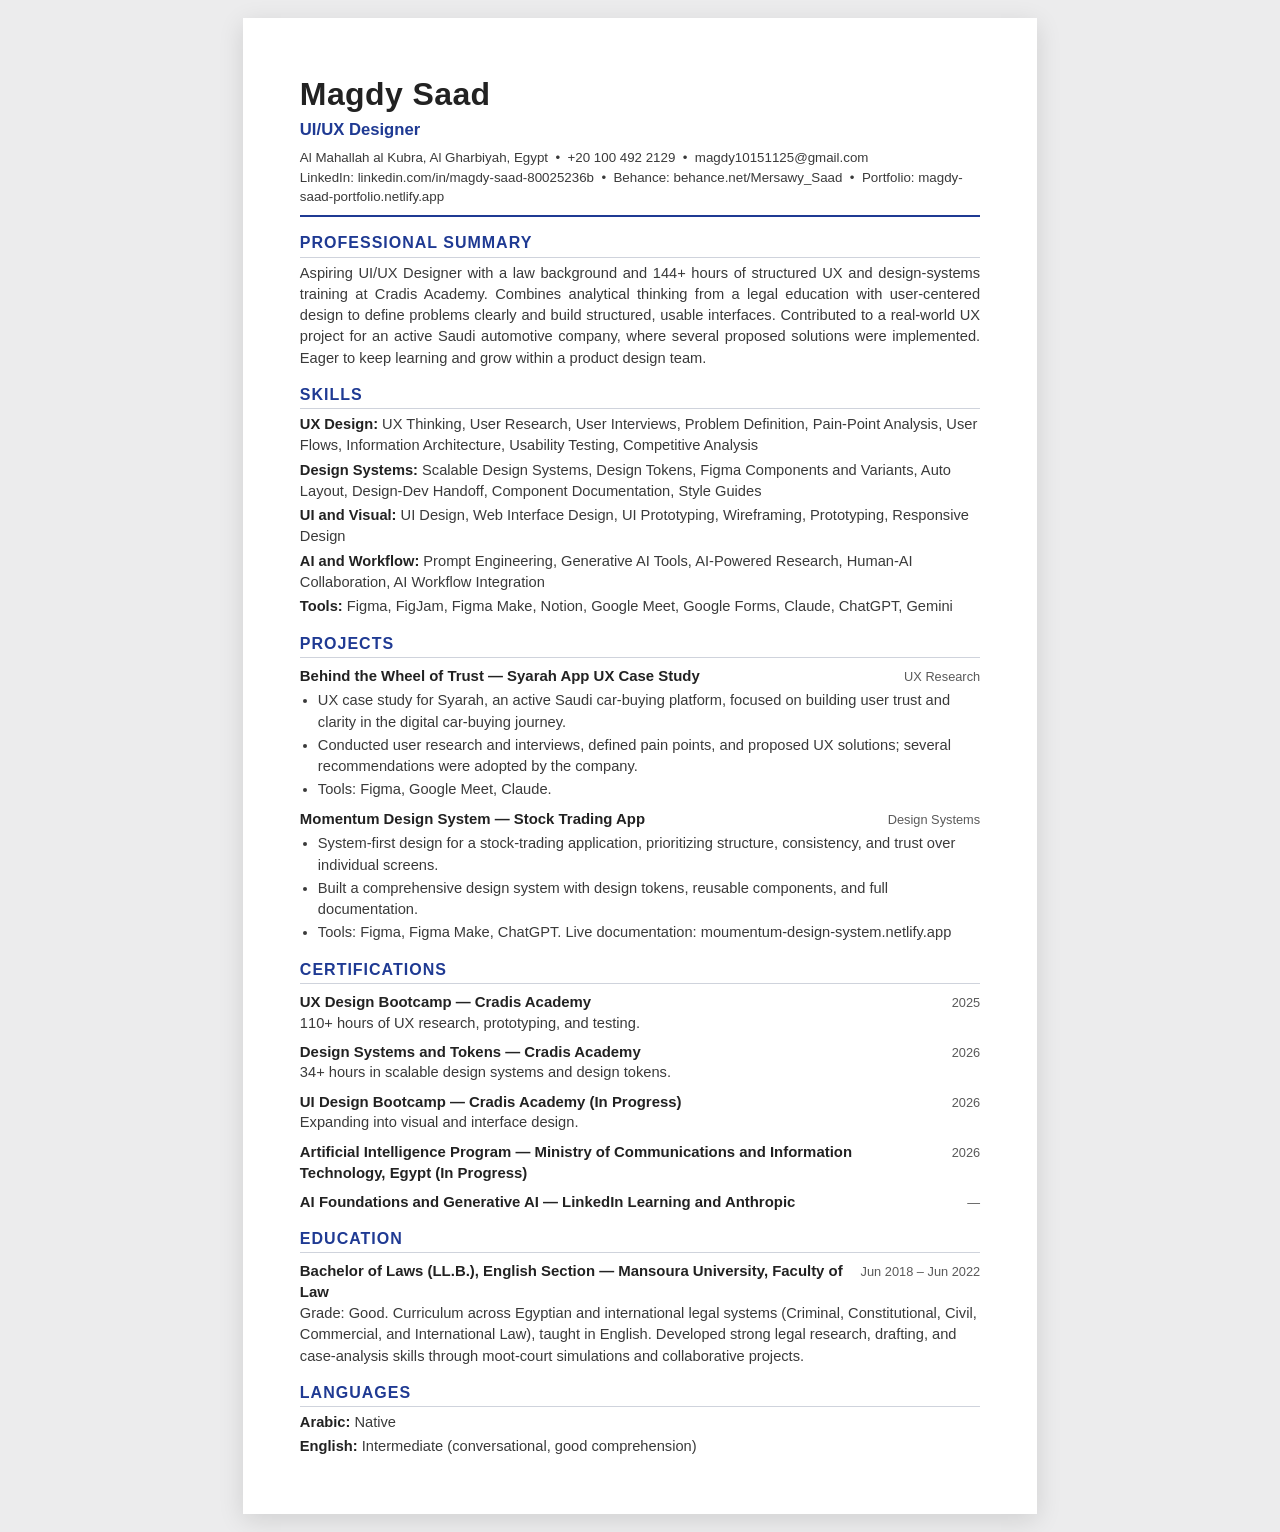
<file: cv-ats.html>
<!DOCTYPE html>
<html lang="en">
<head>
<meta charset="UTF-8">
<meta name="viewport" content="width=device-width, initial-scale=1.0">
<title>Magdy Saad — UI/UX Designer — CV (ATS)</title>
<style>
  /* ATS-SAFE: single column, web-safe font, real text, standard headings,
     contact in body (not header/footer), standard bullets, no tables/columns/graphics. */
  :root{
    --ink:#222;
    --muted:#3a3a3a;
    --light:#5a5a5a;
    --accent:#1f3a93;
    --rule:#cfd3dc;
  }
  *{box-sizing:border-box;margin:0;padding:0;}
  html,body{background:#ececed;}
  body{
    font-family: Calibri, "Segoe UI", Arial, sans-serif;
    color:var(--ink);
    font-size:11pt;
    line-height:1.45;
  }
  .page{
    width:210mm;min-height:297mm;margin:18px auto;
    padding:14mm 15mm;background:#fff;
    box-shadow:0 6px 24px rgba(0,0,0,.12);
  }

  /* Name + contact (first lines of the body — ATS reads these as the header) */
  .name{font-size:24pt;font-weight:700;letter-spacing:.4px;}
  .title-line{font-size:12.5pt;color:var(--accent);font-weight:600;margin-top:1px;}
  .contact{margin-top:6px;font-size:10pt;color:var(--muted);}
  .contact a{color:var(--muted);text-decoration:none;}
  .rule{height:2px;background:var(--accent);margin:9px 0 4px;}

  h2{
    font-size:12pt;font-weight:700;color:var(--accent);
    text-transform:uppercase;letter-spacing:1px;
    margin:14px 0 5px;padding-bottom:2px;border-bottom:1px solid var(--rule);
  }
  p{color:var(--muted);}
  .summary{text-align:justify;}

  .entry{margin:7px 0;}
  .entry-top{display:flex;justify-content:space-between;gap:14px;align-items:baseline;}
  .entry-title{font-weight:700;font-size:11.2pt;color:var(--ink);}
  .entry-org{color:var(--accent);font-weight:600;}
  .entry-date{color:var(--light);font-size:9.6pt;white-space:nowrap;}
  ul{list-style:disc;margin:4px 0 0 18px;}
  li{margin-bottom:2px;color:var(--muted);}

  .kv{margin-bottom:3px;}
  .kv b{color:var(--ink);}

  @media print{
    html,body{background:#fff;}
    .page{margin:0;width:auto;min-height:auto;box-shadow:none;padding:12mm 14mm;}
    @page{size:A4;margin:0;}
    a{color:var(--muted);}
  }
</style>
</head>
<body>
<div class="page">

  <div class="name">Magdy Saad</div>
  <div class="title-line">UI/UX Designer</div>
  <div class="contact">
    Al Mahallah al Kubra, Al Gharbiyah, Egypt &nbsp;&bull;&nbsp; +20 100 492 2129 &nbsp;&bull;&nbsp;
    <a href="mailto:magdy10151125@gmail.com">magdy10151125@gmail.com</a><br>
    LinkedIn: linkedin.com/in/magdy-saad-80025236b &nbsp;&bull;&nbsp;
    Behance: behance.net/Mersawy_Saad &nbsp;&bull;&nbsp;
    Portfolio: magdy-saad-portfolio.netlify.app
  </div>
  <div class="rule"></div>

  <h2>Professional Summary</h2>
  <p class="summary">Aspiring UI/UX Designer with a law background and 144+ hours of structured UX and design-systems training at Cradis Academy. Combines analytical thinking from a legal education with user-centered design to define problems clearly and build structured, usable interfaces. Contributed to a real-world UX project for an active Saudi automotive company, where several proposed solutions were implemented. Eager to keep learning and grow within a product design team.</p>

  <h2>Skills</h2>
  <p class="kv"><b>UX Design:</b> UX Thinking, User Research, User Interviews, Problem Definition, Pain-Point Analysis, User Flows, Information Architecture, Usability Testing, Competitive Analysis</p>
  <p class="kv"><b>Design Systems:</b> Scalable Design Systems, Design Tokens, Figma Components and Variants, Auto Layout, Design-Dev Handoff, Component Documentation, Style Guides</p>
  <p class="kv"><b>UI and Visual:</b> UI Design, Web Interface Design, UI Prototyping, Wireframing, Prototyping, Responsive Design</p>
  <p class="kv"><b>AI and Workflow:</b> Prompt Engineering, Generative AI Tools, AI-Powered Research, Human-AI Collaboration, AI Workflow Integration</p>
  <p class="kv"><b>Tools:</b> Figma, FigJam, Figma Make, Notion, Google Meet, Google Forms, Claude, ChatGPT, Gemini</p>

  <h2>Projects</h2>
  <div class="entry">
    <div class="entry-top">
      <span class="entry-title">Behind the Wheel of Trust — Syarah App UX Case Study</span>
      <span class="entry-date">UX Research</span>
    </div>
    <ul>
      <li>UX case study for Syarah, an active Saudi car-buying platform, focused on building user trust and clarity in the digital car-buying journey.</li>
      <li>Conducted user research and interviews, defined pain points, and proposed UX solutions; several recommendations were adopted by the company.</li>
      <li>Tools: Figma, Google Meet, Claude.</li>
    </ul>
  </div>
  <div class="entry">
    <div class="entry-top">
      <span class="entry-title">Momentum Design System — Stock Trading App</span>
      <span class="entry-date">Design Systems</span>
    </div>
    <ul>
      <li>System-first design for a stock-trading application, prioritizing structure, consistency, and trust over individual screens.</li>
      <li>Built a comprehensive design system with design tokens, reusable components, and full documentation.</li>
      <li>Tools: Figma, Figma Make, ChatGPT. Live documentation: moumentum-design-system.netlify.app</li>
    </ul>
  </div>

  <h2>Certifications</h2>
  <div class="entry">
    <div class="entry-top"><span class="entry-title">UX Design Bootcamp — Cradis Academy</span><span class="entry-date">2025</span></div>
    <p>110+ hours of UX research, prototyping, and testing.</p>
  </div>
  <div class="entry">
    <div class="entry-top"><span class="entry-title">Design Systems and Tokens — Cradis Academy</span><span class="entry-date">2026</span></div>
    <p>34+ hours in scalable design systems and design tokens.</p>
  </div>
  <div class="entry">
    <div class="entry-top"><span class="entry-title">UI Design Bootcamp — Cradis Academy (In Progress)</span><span class="entry-date">2026</span></div>
    <p>Expanding into visual and interface design.</p>
  </div>
  <div class="entry">
    <div class="entry-top"><span class="entry-title">Artificial Intelligence Program — Ministry of Communications and Information Technology, Egypt (In Progress)</span><span class="entry-date">2026</span></div>
  </div>
  <div class="entry">
    <div class="entry-top"><span class="entry-title">AI Foundations and Generative AI — LinkedIn Learning and Anthropic</span><span class="entry-date">—</span></div>
  </div>

  <h2>Education</h2>
  <div class="entry">
    <div class="entry-top"><span class="entry-title">Bachelor of Laws (LL.B.), English Section — Mansoura University, Faculty of Law</span><span class="entry-date">Jun 2018 – Jun 2022</span></div>
    <p>Grade: Good. Curriculum across Egyptian and international legal systems (Criminal, Constitutional, Civil, Commercial, and International Law), taught in English. Developed strong legal research, drafting, and case-analysis skills through moot-court simulations and collaborative projects.</p>
  </div>

  <h2>Languages</h2>
  <p class="kv"><b>Arabic:</b> Native</p>
  <p class="kv"><b>English:</b> Intermediate (conversational, good comprehension)</p>

</div>
</body>
</html>
</file>
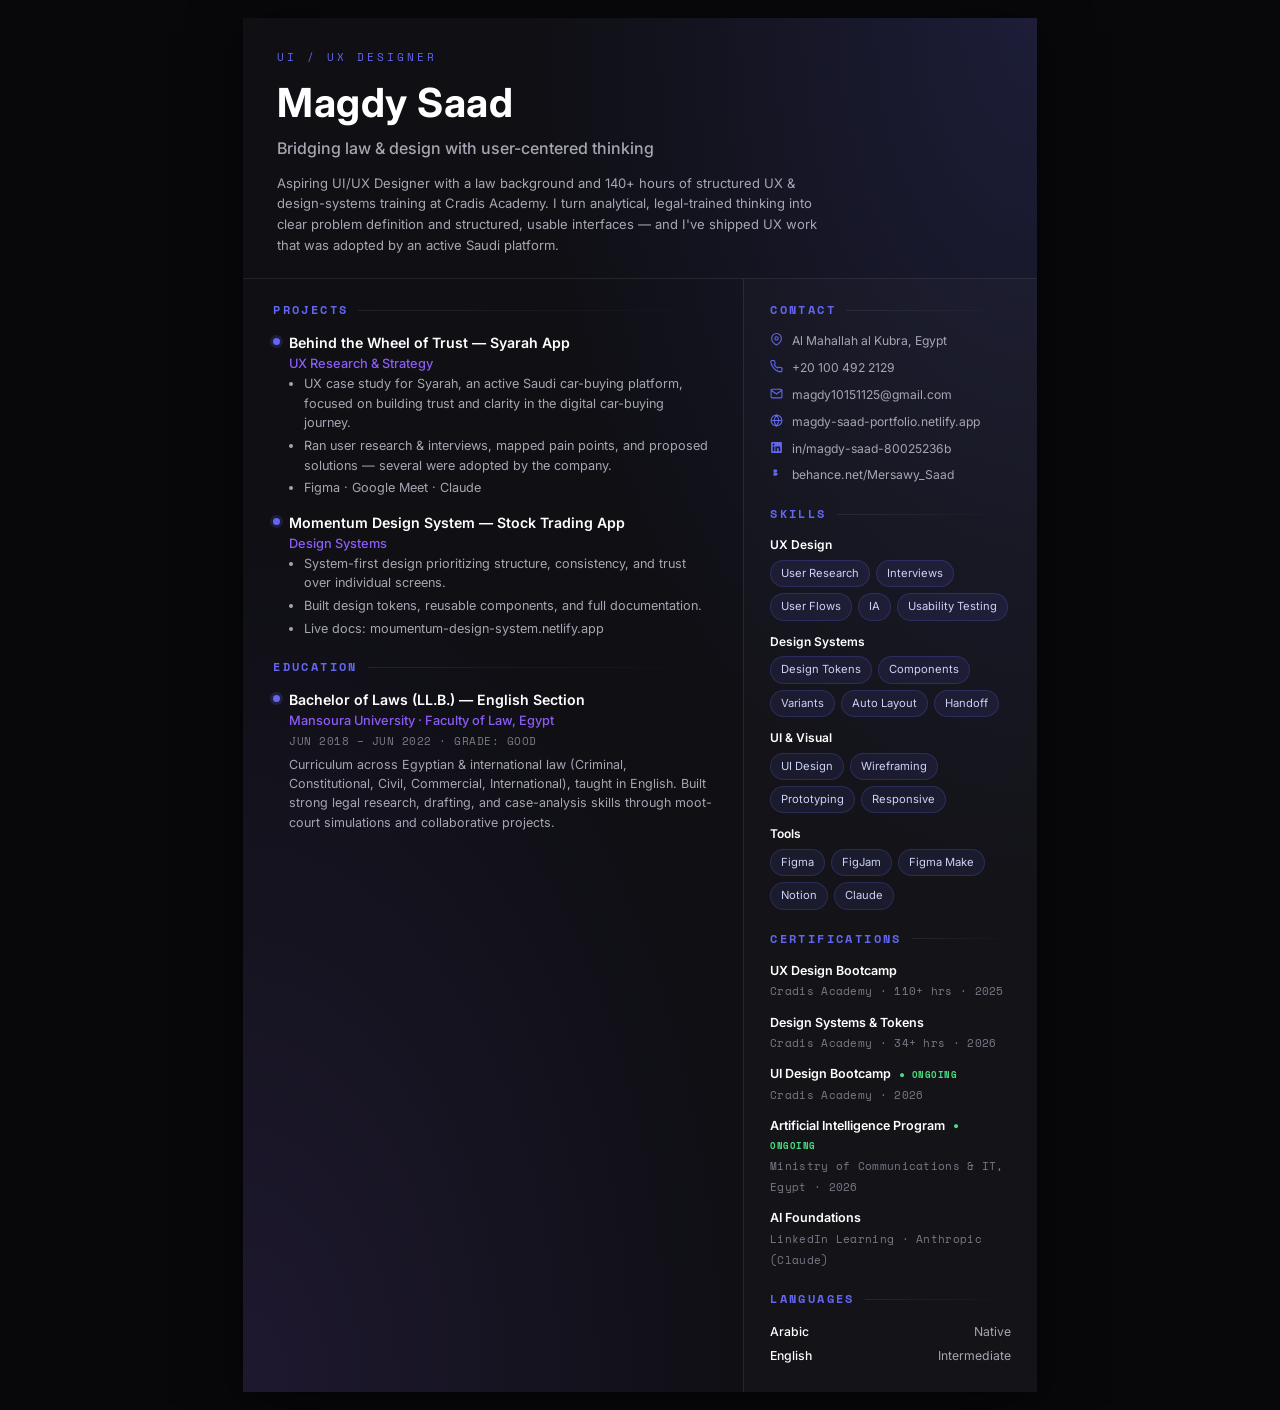
<file: cv-display.html>
<!DOCTYPE html>
<html lang="en">
<head>
<meta charset="UTF-8">
<meta name="viewport" content="width=device-width, initial-scale=1.0">
<title>Magdy Saad — UI/UX Designer</title>
<link rel="preconnect" href="https://fonts.googleapis.com">
<link rel="preconnect" href="https://fonts.gstatic.com" crossorigin>
<link href="https://fonts.googleapis.com/css2?family=Inter:wght@300;400;500;600;700&family=Space+Mono:wght@400;700&display=swap" rel="stylesheet">
<style>
  :root{
    --bg:#0f0f14;
    --bg-2:#17171d;
    --bg-3:#1f1f28;
    --line:rgba(228,228,231,.09);
    --ink:#e8e8ec;
    --muted:#a6a6b2;
    --dim:#7a7a88;
    --accent:#6366f1;
    --accent-2:#8b5cf6;
    --mono:'Space Mono',monospace;
  }
  *{box-sizing:border-box;margin:0;padding:0;}
  html,body{background:#08080b;}
  body{font-family:'Inter',system-ui,Arial,sans-serif;color:var(--ink);font-size:10.3pt;line-height:1.55;-webkit-font-smoothing:antialiased;}
  .page{
    width:210mm;min-height:297mm;margin:18px auto;position:relative;overflow:hidden;
    background:
      radial-gradient(ellipse at top right, rgba(99,102,241,.16) 0%, transparent 45%),
      radial-gradient(ellipse at bottom left, rgba(139,92,246,.12) 0%, transparent 45%),
      var(--bg);
    box-shadow:0 12px 50px rgba(0,0,0,.6);
  }

  /* Header */
  .head{padding:30px 34px 22px;border-bottom:1px solid var(--line);}
  .label{font-family:var(--mono);font-size:8.6pt;letter-spacing:3px;color:var(--accent);text-transform:uppercase;}
  h1{font-size:30pt;font-weight:700;letter-spacing:.5px;margin:6px 0 2px;
     background:linear-gradient(120deg,#fff 30%,#c7c9ff 100%);-webkit-background-clip:text;background-clip:text;color:transparent;}
  .role{font-size:12pt;color:var(--muted);font-weight:500;}
  .summary{margin-top:12px;color:var(--muted);max-width:70ch;font-size:9.8pt;line-height:1.6;}

  .grid{display:grid;grid-template-columns:63% 37%;}
  .main{padding:22px 30px;}
  .side{padding:22px 26px;border-left:1px solid var(--line);background:rgba(255,255,255,.015);}

  h2{font-family:var(--mono);font-size:8.8pt;letter-spacing:2.4px;text-transform:uppercase;color:var(--accent);
     display:flex;align-items:center;gap:10px;margin-bottom:13px;}
  h2::after{content:"";flex:1;height:1px;background:linear-gradient(90deg,var(--line),transparent);}
  .block{margin-bottom:20px;}
  .block:last-child{margin-bottom:0;}

  .item{position:relative;padding-left:16px;margin-bottom:14px;}
  .item:last-child{margin-bottom:0;}
  .item::before{content:"";position:absolute;left:0;top:6px;width:7px;height:7px;border-radius:50%;
    background:var(--accent);box-shadow:0 0 0 3px rgba(99,102,241,.18);}
  .it-title{font-weight:600;font-size:10.6pt;color:#fff;}
  .it-org{color:var(--accent-2);font-weight:500;font-size:9.6pt;}
  .it-date{font-family:var(--mono);color:var(--dim);font-size:8pt;letter-spacing:.5px;margin:2px 0 5px;text-transform:uppercase;}
  .item ul{margin:0 0 0 15px;}
  .item li{color:var(--muted);margin-bottom:3px;font-size:9.5pt;}
  .item p{color:var(--muted);font-size:9.4pt;}

  /* Sidebar */
  .ct{display:flex;gap:9px;align-items:flex-start;margin-bottom:8px;color:var(--muted);font-size:9.1pt;word-break:break-word;}
  .ct svg{flex-shrink:0;margin-top:1px;color:var(--accent);}
  .pills{display:flex;flex-wrap:wrap;gap:6px;}
  .pill{font-size:8.4pt;padding:4px 10px;border-radius:30px;color:#cfd0f5;
    background:rgba(99,102,241,.10);border:1px solid rgba(99,102,241,.22);}
  .sgrp{margin-bottom:12px;}
  .sgrp b{display:block;color:#fff;font-size:9pt;font-weight:600;margin-bottom:5px;}
  .cert{margin-bottom:11px;}
  .cert b{display:block;color:#fff;font-size:9.4pt;font-weight:600;}
  .cert span{color:var(--dim);font-size:8.4pt;font-family:var(--mono);letter-spacing:.3px;}
  .cert.live b::after{content:"● ONGOING";font-family:var(--mono);font-size:7pt;color:#4ade80;margin-left:8px;letter-spacing:.5px;vertical-align:middle;}
  .lng{display:flex;justify-content:space-between;color:var(--muted);font-size:9.2pt;margin-bottom:5px;}
  .lng b{color:#fff;font-weight:500;}

  @media print{
    html,body{background:#fff;}
    .page{margin:0;width:auto;min-height:auto;box-shadow:none;-webkit-print-color-adjust:exact;print-color-adjust:exact;}
    @page{size:A4;margin:0;}
  }
  @media(max-width:760px){
    .page{width:auto;}.grid{grid-template-columns:1fr;}
    .side{border-left:none;border-top:1px solid var(--line);}
  }
</style>
</head>
<body>
<div class="page">

  <div class="head">
    <div class="label">UI / UX Designer</div>
    <h1>Magdy Saad</h1>
    <div class="role">Bridging law &amp; design with user-centered thinking</div>
    <p class="summary">Aspiring UI/UX Designer with a law background and 140+ hours of structured UX &amp; design-systems training at Cradis Academy. I turn analytical, legal-trained thinking into clear problem definition and structured, usable interfaces — and I've shipped UX work that was adopted by an active Saudi platform.</p>
  </div>

  <div class="grid">
    <div class="main">

      <div class="block">
        <h2>Projects</h2>
        <div class="item">
          <div class="it-title">Behind the Wheel of Trust — Syarah App</div>
          <div class="it-org">UX Research &amp; Strategy</div>
          <ul>
            <li>UX case study for Syarah, an active Saudi car-buying platform, focused on building trust and clarity in the digital car-buying journey.</li>
            <li>Ran user research &amp; interviews, mapped pain points, and proposed solutions — several were adopted by the company.</li>
            <li>Figma · Google Meet · Claude</li>
          </ul>
        </div>
        <div class="item">
          <div class="it-title">Momentum Design System — Stock Trading App</div>
          <div class="it-org">Design Systems</div>
          <ul>
            <li>System-first design prioritizing structure, consistency, and trust over individual screens.</li>
            <li>Built design tokens, reusable components, and full documentation.</li>
            <li>Live docs: moumentum-design-system.netlify.app</li>
          </ul>
        </div>
      </div>

      <div class="block">
        <h2>Education</h2>
        <div class="item">
          <div class="it-title">Bachelor of Laws (LL.B.) — English Section</div>
          <div class="it-org">Mansoura University · Faculty of Law, Egypt</div>
          <div class="it-date">Jun 2018 – Jun 2022 · Grade: Good</div>
          <p>Curriculum across Egyptian &amp; international law (Criminal, Constitutional, Civil, Commercial, International), taught in English. Built strong legal research, drafting, and case-analysis skills through moot-court simulations and collaborative projects.</p>
        </div>
      </div>

    </div>

    <div class="side">

      <div class="block">
        <h2>Contact</h2>
        <div class="ct"><svg width="13" height="13" viewBox="0 0 24 24" fill="none" stroke="currentColor" stroke-width="2"><path d="M21 10c0 7-9 12-9 12s-9-5-9-12a9 9 0 0 1 18 0z"/><circle cx="12" cy="10" r="3"/></svg> Al Mahallah al Kubra, Egypt</div>
        <div class="ct"><svg width="13" height="13" viewBox="0 0 24 24" fill="none" stroke="currentColor" stroke-width="2"><path d="M22 16.92v3a2 2 0 0 1-2.18 2 19.79 19.79 0 0 1-8.63-3.07A19.5 19.5 0 0 1 4.69 12 19.79 19.79 0 0 1 1.61 3.41 2 2 0 0 1 3.6 1h3a2 2 0 0 1 2 1.72 12.84 12.84 0 0 0 .7 2.81 2 2 0 0 1-.45 2.11L7.91 8.6a16 16 0 0 0 6 6l.91-.91a2 2 0 0 1 2.11-.45 12.84 12.84 0 0 0 2.81.7A2 2 0 0 1 22 16.92z"/></svg> +20 100 492 2129</div>
        <div class="ct"><svg width="13" height="13" viewBox="0 0 24 24" fill="none" stroke="currentColor" stroke-width="2"><path d="M4 4h16c1.1 0 2 .9 2 2v12c0 1.1-.9 2-2 2H4c-1.1 0-2-.9-2-2V6c0-1.1.9-2 2-2z"/><polyline points="22,6 12,13 2,6"/></svg> magdy10151125@gmail.com</div>
        <div class="ct"><svg width="13" height="13" viewBox="0 0 24 24" fill="none" stroke="currentColor" stroke-width="2"><circle cx="12" cy="12" r="10"/><line x1="2" y1="12" x2="22" y2="12"/><path d="M12 2a15.3 15.3 0 0 1 4 10 15.3 15.3 0 0 1-4 10 15.3 15.3 0 0 1-4-10 15.3 15.3 0 0 1 4-10z"/></svg> magdy-saad-portfolio.netlify.app</div>
        <div class="ct"><svg width="13" height="13" viewBox="0 0 24 24" fill="currentColor"><path d="M20.5 2h-17A1.5 1.5 0 002 3.5v17A1.5 1.5 0 003.5 22h17a1.5 1.5 0 001.5-1.5v-17A1.5 1.5 0 0020.5 2zM8 19H5v-9h3zM6.5 8.25A1.75 1.75 0 118.3 6.5a1.78 1.78 0 01-1.8 1.75zM19 19h-3v-4.74c0-1.42-.6-1.93-1.38-1.93A1.74 1.74 0 0013 14.19a.66.66 0 000 .14V19h-3v-9h2.9v1.3a3.11 3.11 0 012.7-1.4c1.55 0 3.36.86 3.36 3.66z"/></svg> in/magdy-saad-80025236b</div>
        <div class="ct"><svg width="13" height="13" viewBox="0 0 24 24" fill="currentColor"><path d="M6.5 4.5h3.75c1.75 0 3.25.75 3.25 2.5s-1.5 2.5-3.25 2.5H6.5V4.5zm0 5.5h4c2 0 3.5 1 3.5 3s-1.5 3-3.5 3h-4v-6z"/></svg> behance.net/Mersawy_Saad</div>
      </div>

      <div class="block">
        <h2>Skills</h2>
        <div class="sgrp"><b>UX Design</b><div class="pills">
          <span class="pill">User Research</span><span class="pill">Interviews</span><span class="pill">User Flows</span><span class="pill">IA</span><span class="pill">Usability Testing</span>
        </div></div>
        <div class="sgrp"><b>Design Systems</b><div class="pills">
          <span class="pill">Design Tokens</span><span class="pill">Components</span><span class="pill">Variants</span><span class="pill">Auto Layout</span><span class="pill">Handoff</span>
        </div></div>
        <div class="sgrp"><b>UI &amp; Visual</b><div class="pills">
          <span class="pill">UI Design</span><span class="pill">Wireframing</span><span class="pill">Prototyping</span><span class="pill">Responsive</span>
        </div></div>
        <div class="sgrp"><b>Tools</b><div class="pills">
          <span class="pill">Figma</span><span class="pill">FigJam</span><span class="pill">Figma Make</span><span class="pill">Notion</span><span class="pill">Claude</span>
        </div></div>
      </div>

      <div class="block">
        <h2>Certifications</h2>
        <div class="cert"><b>UX Design Bootcamp</b><span>Cradis Academy · 110+ hrs · 2025</span></div>
        <div class="cert"><b>Design Systems &amp; Tokens</b><span>Cradis Academy · 34+ hrs · 2026</span></div>
        <div class="cert live"><b>UI Design Bootcamp</b><span>Cradis Academy · 2026</span></div>
        <div class="cert live"><b>Artificial Intelligence Program</b><span>Ministry of Communications &amp; IT, Egypt · 2026</span></div>
        <div class="cert"><b>AI Foundations</b><span>LinkedIn Learning · Anthropic (Claude)</span></div>
      </div>

      <div class="block">
        <h2>Languages</h2>
        <div class="lng"><b>Arabic</b><span>Native</span></div>
        <div class="lng"><b>English</b><span>Intermediate</span></div>
      </div>

    </div>
  </div>
</div>
</body>
</html>
</file>
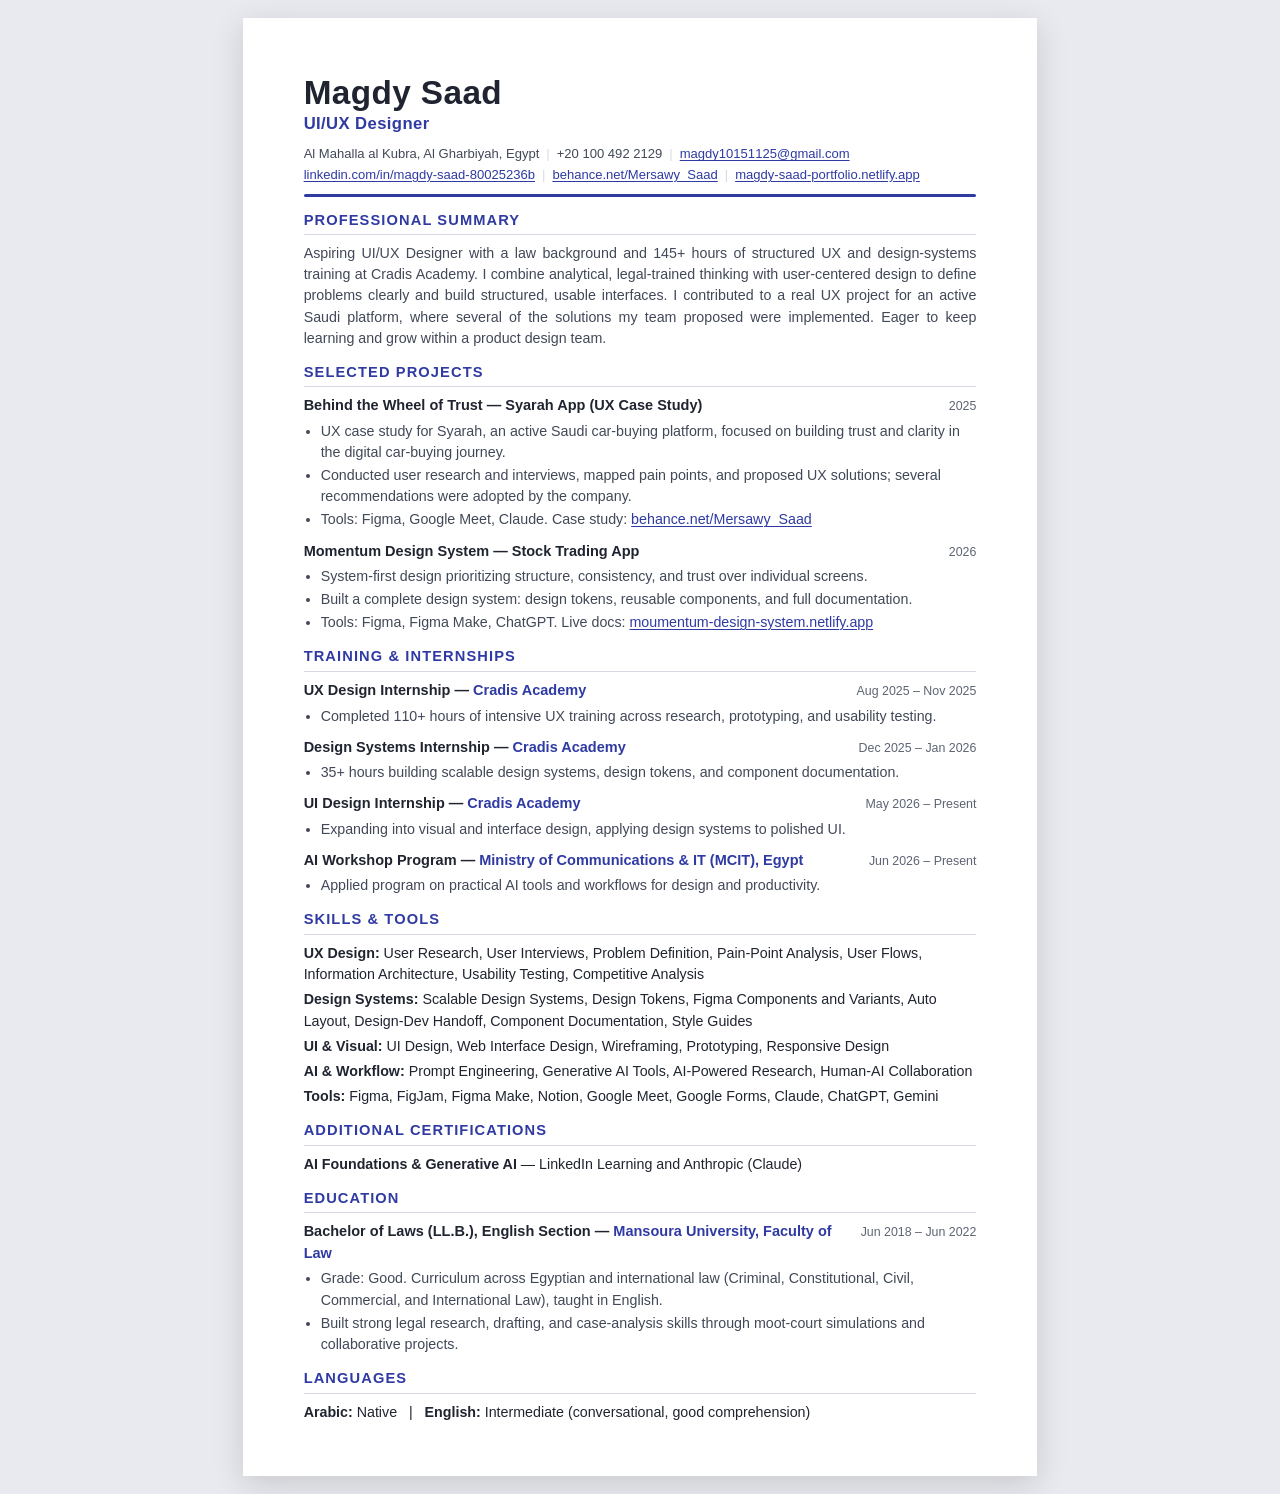
<file: cv.html>
<!DOCTYPE html>
<html lang="en">
<head>
<meta charset="UTF-8">
<meta name="viewport" content="width=device-width, initial-scale=1.0">
<title>Magdy Saad — UI/UX Designer — CV</title>
<!-- Open all links in a new tab (so clicks inside the preview iframe don't
     navigate the iframe). In the downloaded PDF, links stay clickable. -->
<base target="_blank">
<style>a{ -webkit-user-select:text; }</style>
<style>
  /* UNIFIED CV — shown in the site modal AND printed to PDF (identical look).
     ATS-SAFE: single column, web-safe fonts, real text, standard headings,
     standard bullets, contact in body, links are plain text (still clickable in PDF). */
  :root{
    --ink:#1f2430;
    --muted:#414857;
    --soft:#5d6473;
    --accent:#2f3aa3;
    --rule:#d7dae4;
    --chip:#eef0f8;
  }
  *{box-sizing:border-box;margin:0;padding:0;}
  html,body{background:#e9eaef;}
  body{
    font-family: Calibri, "Segoe UI", Arial, sans-serif;
    color:var(--ink); font-size:10.7pt; line-height:1.48;
  }
  .page{
    width:210mm; min-height:297mm; margin:18px auto;
    background:#fff; padding:15mm 16mm 13mm;
    box-shadow:0 8px 30px rgba(0,0,0,.14);
  }

  /* Links: clearly clickable (accent colour + subtle underline), cohesive with the
     CV's palette — and real <a> so they stay clickable in the exported PDF.
     Link styling does NOT affect ATS parsing; the visible text is the readable URL. */
  a{ color:var(--accent); text-decoration:underline; text-underline-offset:2px; text-decoration-thickness:.6px; }

  /* Header */
  .name{ font-size:25pt; font-weight:700; letter-spacing:.4px; line-height:1.05; }
  .role{ font-size:12.5pt; color:var(--accent); font-weight:600; margin-top:2px; letter-spacing:.4px; }
  .contact{ margin-top:8px; font-size:9.8pt; color:var(--muted); }
  .contact .row{ margin-bottom:1px; }
  .sep{ color:var(--rule); margin:0 7px; }
  .accent-rule{ height:2.5px; background:var(--accent); border-radius:3px; margin:10px 0 2px; }

  /* Sections */
  section{ margin-top:13px; }
  h2{
    font-size:11pt; font-weight:700; letter-spacing:1.1px; text-transform:uppercase;
    color:var(--accent); padding-bottom:3px; margin-bottom:8px;
    border-bottom:1px solid var(--rule);
  }
  p.summary{ color:var(--muted); text-align:justify; }

  .entry{ margin-bottom:10px; }
  .entry:last-child{ margin-bottom:0; }
  .entry-head{ display:flex; justify-content:space-between; gap:14px; align-items:baseline; }
  .entry-title{ font-weight:700; font-size:10.9pt; color:var(--ink); }
  .entry-org{ color:var(--accent); font-weight:600; }
  .entry-date{ color:var(--soft); font-size:9.3pt; white-space:nowrap; }
  ul{ list-style:disc; margin:4px 0 0 17px; }
  li{ color:var(--muted); margin-bottom:2px; }

  .kv{ margin-bottom:4px; }
  .kv b{ color:var(--ink); }

  @media print{
    html,body{ background:#fff; }
    .page{ margin:0; width:auto; min-height:auto; box-shadow:none; padding:12mm 14mm; }
    @page{ size:A4; margin:0; }
  }
</style>
</head>
<body>
<div class="page">

  <header>
    <div class="name">Magdy Saad</div>
    <div class="role">UI/UX Designer</div>
    <div class="contact">
      <div class="row">Al Mahalla al Kubra, Al Gharbiyah, Egypt<span class="sep">|</span>+20 100 492 2129<span class="sep">|</span><a href="mailto:magdy10151125@gmail.com">magdy10151125@gmail.com</a></div>
      <div class="row"><a href="https://www.linkedin.com/in/magdy-saad-80025236b/">linkedin.com/in/magdy-saad-80025236b</a><span class="sep">|</span><a href="https://www.behance.net/Mersawy_Saad">behance.net/Mersawy_Saad</a><span class="sep">|</span><a href="https://magdy-saad-portfolio.netlify.app">magdy-saad-portfolio.netlify.app</a></div>
    </div>
  </header>

  <div class="accent-rule"></div>

  <section>
    <h2>Professional Summary</h2>
    <p class="summary">Aspiring UI/UX Designer with a law background and 145+ hours of structured UX and design-systems training at Cradis Academy. I combine analytical, legal-trained thinking with user-centered design to define problems clearly and build structured, usable interfaces. I contributed to a real UX project for an active Saudi platform, where several of the solutions my team proposed were implemented. Eager to keep learning and grow within a product design team.</p>
  </section>

  <section>
    <h2>Selected Projects</h2>
    <div class="entry">
      <div class="entry-head">
        <span class="entry-title">Behind the Wheel of Trust — Syarah App (UX Case Study)</span>
        <span class="entry-date">2025</span>
      </div>
      <ul>
        <li>UX case study for Syarah, an active Saudi car-buying platform, focused on building trust and clarity in the digital car-buying journey.</li>
        <li>Conducted user research and interviews, mapped pain points, and proposed UX solutions; several recommendations were adopted by the company.</li>
        <li>Tools: Figma, Google Meet, Claude. Case study: <a href="https://www.behance.net/Mersawy_Saad">behance.net/Mersawy_Saad</a></li>
      </ul>
    </div>
    <div class="entry">
      <div class="entry-head">
        <span class="entry-title">Momentum Design System — Stock Trading App</span>
        <span class="entry-date">2026</span>
      </div>
      <ul>
        <li>System-first design prioritizing structure, consistency, and trust over individual screens.</li>
        <li>Built a complete design system: design tokens, reusable components, and full documentation.</li>
        <li>Tools: Figma, Figma Make, ChatGPT. Live docs: <a href="https://moumentum-design-system.netlify.app">moumentum-design-system.netlify.app</a></li>
      </ul>
    </div>
  </section>

  <section>
    <h2>Training &amp; Internships</h2>
    <div class="entry">
      <div class="entry-head">
        <span class="entry-title">UX Design Internship — <span class="entry-org">Cradis Academy</span></span>
        <span class="entry-date">Aug 2025 – Nov 2025</span>
      </div>
      <ul>
        <li>Completed 110+ hours of intensive UX training across research, prototyping, and usability testing.</li>
      </ul>
    </div>
    <div class="entry">
      <div class="entry-head">
        <span class="entry-title">Design Systems Internship — <span class="entry-org">Cradis Academy</span></span>
        <span class="entry-date">Dec 2025 – Jan 2026</span>
      </div>
      <ul>
        <li>35+ hours building scalable design systems, design tokens, and component documentation.</li>
      </ul>
    </div>
    <div class="entry">
      <div class="entry-head">
        <span class="entry-title">UI Design Internship — <span class="entry-org">Cradis Academy</span></span>
        <span class="entry-date">May 2026 – Present</span>
      </div>
      <ul>
        <li>Expanding into visual and interface design, applying design systems to polished UI.</li>
      </ul>
    </div>
    <div class="entry">
      <div class="entry-head">
        <span class="entry-title">AI Workshop Program — <span class="entry-org">Ministry of Communications &amp; IT (MCIT), Egypt</span></span>
        <span class="entry-date">Jun 2026 – Present</span>
      </div>
      <ul>
        <li>Applied program on practical AI tools and workflows for design and productivity.</li>
      </ul>
    </div>
  </section>

  <section>
    <h2>Skills &amp; Tools</h2>
    <p class="kv"><b>UX Design:</b> User Research, User Interviews, Problem Definition, Pain-Point Analysis, User Flows, Information Architecture, Usability Testing, Competitive Analysis</p>
    <p class="kv"><b>Design Systems:</b> Scalable Design Systems, Design Tokens, Figma Components and Variants, Auto Layout, Design-Dev Handoff, Component Documentation, Style Guides</p>
    <p class="kv"><b>UI &amp; Visual:</b> UI Design, Web Interface Design, Wireframing, Prototyping, Responsive Design</p>
    <p class="kv"><b>AI &amp; Workflow:</b> Prompt Engineering, Generative AI Tools, AI-Powered Research, Human-AI Collaboration</p>
    <p class="kv"><b>Tools:</b> Figma, FigJam, Figma Make, Notion, Google Meet, Google Forms, Claude, ChatGPT, Gemini</p>
  </section>

  <section>
    <h2>Additional Certifications</h2>
    <p class="kv"><b>AI Foundations &amp; Generative AI</b> — LinkedIn Learning and Anthropic (Claude)</p>
  </section>

  <section>
    <h2>Education</h2>
    <div class="entry">
      <div class="entry-head">
        <span class="entry-title">Bachelor of Laws (LL.B.), English Section — <span class="entry-org">Mansoura University, Faculty of Law</span></span>
        <span class="entry-date">Jun 2018 – Jun 2022</span>
      </div>
      <ul>
        <li>Grade: Good. Curriculum across Egyptian and international law (Criminal, Constitutional, Civil, Commercial, and International Law), taught in English.</li>
        <li>Built strong legal research, drafting, and case-analysis skills through moot-court simulations and collaborative projects.</li>
      </ul>
    </div>
  </section>

  <section>
    <h2>Languages</h2>
    <p class="kv"><b>Arabic:</b> Native &nbsp;&nbsp;|&nbsp;&nbsp; <b>English:</b> Intermediate (conversational, good comprehension)</p>
  </section>

</div>
</body>
</html>
</file>
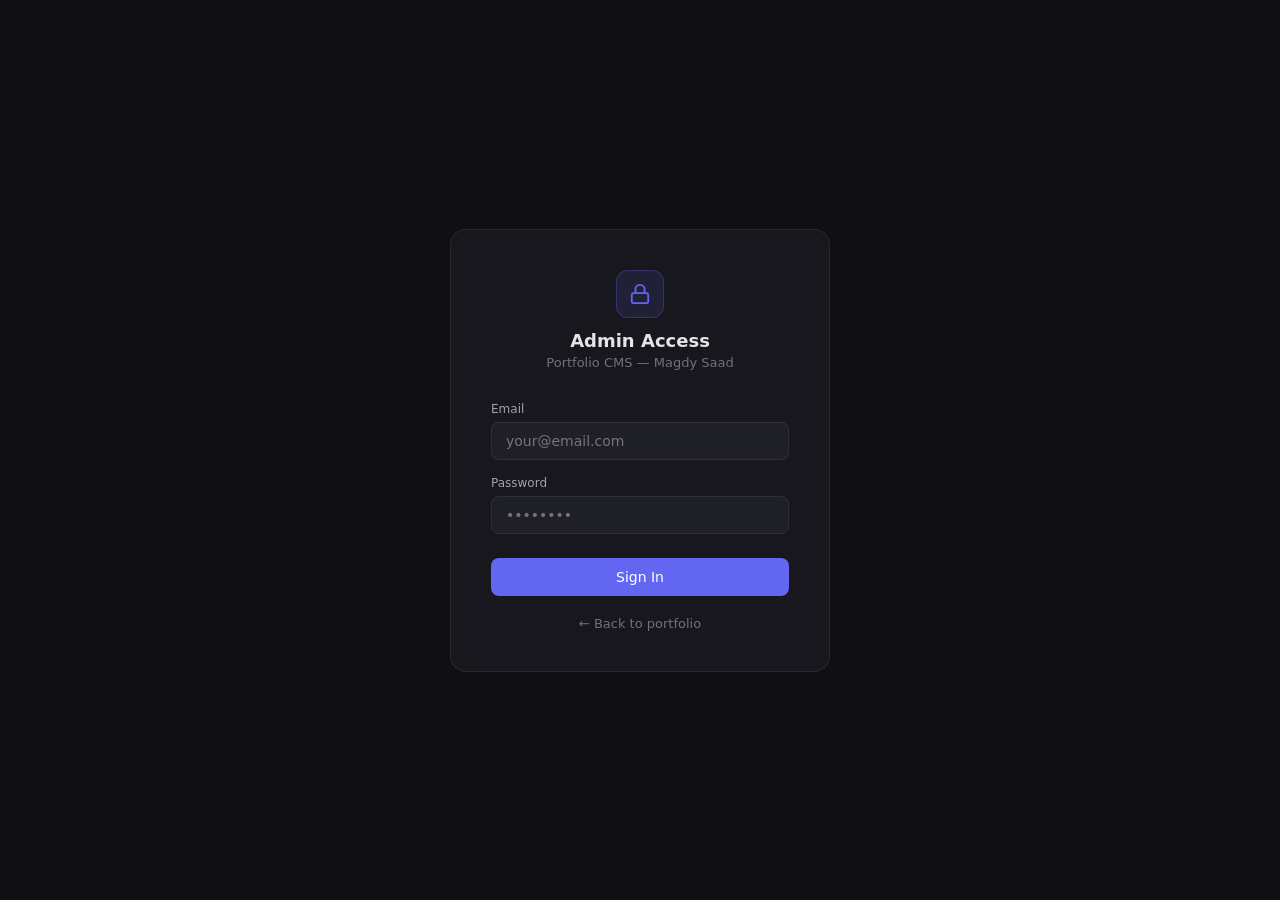
<file: login.html>
<!DOCTYPE html>
<html lang="en">
<head>
<meta charset="UTF-8">
<meta name="viewport" content="width=device-width, initial-scale=1.0">
<title>Sign In</title>
<style>
  * { margin: 0; padding: 0; box-sizing: border-box; }
  body {
    font-family: 'Inter', system-ui, sans-serif;
    background: #0f0f14;
    color: #e4e4e7;
    min-height: 100vh;
    display: flex;
    align-items: center;
    justify-content: center;
  }
  .card {
    background: #17171d;
    border: 1px solid rgba(228,228,231,0.08);
    border-radius: 16px;
    padding: 40px;
    width: 100%;
    max-width: 380px;
  }
  .logo {
    text-align: center;
    margin-bottom: 32px;
  }
  .logo-icon {
    width: 48px;
    height: 48px;
    background: rgba(99,102,241,0.12);
    border: 1px solid rgba(99,102,241,0.3);
    border-radius: 12px;
    display: flex;
    align-items: center;
    justify-content: center;
    margin: 0 auto 12px;
    color: #6366f1;
  }
  .logo h1 { font-size: 18px; font-weight: 600; }
  .logo p { font-size: 13px; color: #71717a; margin-top: 4px; }
  .form-group { margin-bottom: 16px; }
  label { display: block; font-size: 12px; font-weight: 500; color: #a1a1aa; margin-bottom: 6px; }
  input {
    width: 100%;
    background: #1f1f28;
    border: 1px solid rgba(228,228,231,0.08);
    border-radius: 8px;
    padding: 10px 14px;
    font-size: 14px;
    color: #e4e4e7;
    outline: none;
    transition: border-color 0.2s;
    font-family: inherit;
  }
  input:focus { border-color: rgba(99,102,241,0.4); }
  .btn {
    width: 100%;
    padding: 11px;
    background: #6366f1;
    color: #fff;
    border: none;
    border-radius: 8px;
    font-size: 14px;
    font-weight: 500;
    cursor: pointer;
    margin-top: 8px;
    transition: background 0.2s;
    font-family: inherit;
  }
  .btn:hover { background: #4f46e5; }
  .btn:disabled { opacity: 0.6; cursor: not-allowed; }
  .error {
    font-size: 13px;
    color: #f87171;
    background: rgba(248,113,113,0.08);
    border: 1px solid rgba(248,113,113,0.2);
    border-radius: 8px;
    padding: 10px 14px;
    margin-top: 12px;
    display: none;
  }
  .back {
    display: block;
    text-align: center;
    margin-top: 20px;
    font-size: 13px;
    color: #71717a;
    text-decoration: none;
    transition: color 0.2s;
  }
  .back:hover { color: #a1a1aa; }
</style>
</head>
<body>
<div class="card">
  <div class="logo">
    <div class="logo-icon">
      <svg width="22" height="22" viewBox="0 0 24 24" fill="none" stroke="currentColor" stroke-width="2">
        <rect x="3" y="11" width="18" height="11" rx="2" ry="2"/>
        <path d="M7 11V7a5 5 0 0 1 10 0v4"/>
      </svg>
    </div>
    <h1>Admin Access</h1>
    <p>Portfolio CMS — Magdy Saad</p>
  </div>

  <div class="form-group">
    <label>Email</label>
    <input type="email" id="email" placeholder="your@email.com" autocomplete="email">
  </div>
  <div class="form-group">
    <label>Password</label>
    <input type="password" id="password" placeholder="••••••••" autocomplete="current-password">
  </div>
  <button class="btn" id="loginBtn" onclick="handleLogin()">Sign In</button>
  <div class="error" id="errorMsg"></div>
  <a href="/" class="back">← Back to portfolio</a>
</div>

<script>
const SUPABASE_URL = 'https://xqidbcjswefsslvhoxpe.supabase.co';
const SUPABASE_KEY = 'eyJhbGciOiJIUzI1NiIsInR5cCI6IkpXVCJ9.eyJpc3MiOiJzdXBhYmFzZSIsInJlZiI6InhxaWRiY2pzd2Vmc3NsdmhveHBlIiwicm9sZSI6ImFub24iLCJpYXQiOjE3Nzk2NTQ1NTcsImV4cCI6MjA5NTIzMDU1N30.FrEj8v5-T3x9SYyxBsJSMZXJ1zChK1XYXdm-jN9PEBQ';

// If already logged in redirect to admin
const session = sessionStorage.getItem('sb_session');
if (session) window.location.href = 'admin.html';

// Allow Enter key
document.addEventListener('keydown', e => {
  if (e.key === 'Enter') handleLogin();
});

async function handleLogin() {
  const email = document.getElementById('email').value.trim();
  const password = document.getElementById('password').value;
  const btn = document.getElementById('loginBtn');
  const errorEl = document.getElementById('errorMsg');

  if (!email || !password) {
    showError('Please enter email and password.');
    return;
  }

  btn.disabled = true;
  btn.textContent = 'Signing in...';
  errorEl.style.display = 'none';

  try {
    const res = await fetch(`${SUPABASE_URL}/auth/v1/token?grant_type=password`, {
      method: 'POST',
      headers: {
        'apikey': SUPABASE_KEY,
        'Content-Type': 'application/json'
      },
      body: JSON.stringify({ email, password })
    });

    const data = await res.json();

    if (!res.ok || data.error) {
      throw new Error(data.error_description || data.msg || 'Invalid credentials');
    }

    // Store session token (not password) in sessionStorage
    sessionStorage.setItem('sb_session', data.access_token);
    sessionStorage.setItem('sb_user', data.user?.email || email);

    window.location.href = 'admin.html';

  } catch (e) {
    showError(e.message === 'Invalid login credentials' ? 'Incorrect email or password.' : e.message);
    btn.disabled = false;
    btn.textContent = 'Sign In';
  }
}

function showError(msg) {
  const el = document.getElementById('errorMsg');
  el.textContent = msg;
  el.style.display = 'block';
}
</script>
</body>
</html>
</file>
<file: style.css>
:root {
    --bg-primary: #0f0f14;
    --bg-secondary: #17171d;
    --bg-tertiary: #1f1f28;
    --bg-elevated: #25252f;
    
    --accent-primary: #6366f1;
    --accent-secondary: #8b5cf6;
    --accent-hover: #7c3aed;
    
    --text-primary: #e4e4e7;
    --text-secondary: #a1a1aa;
    --text-muted: #71717a;
    
    --border-color: rgba(228, 228, 231, 0.08);
    --border-hover: rgba(99, 102, 241, 0.3);
    
    --color-white: #fff;
    --font-primary: 'Inter', sans-serif;
    --font-mono: 'Space Mono', monospace;

    --radius-sm: 8px;
    --radius-md: 12px;
    --radius-lg: 16px;
    --radius-pill: 50px;

    --color-success: #4ade80;
    --color-success-bg: rgba(74, 222, 128, 0.08);
    --color-success-border: rgba(74, 222, 128, 0.2);

    /* Theme-aware surface helpers (dark defaults) */
    --nav-bg: rgba(15, 15, 20, 0.7);
    --nav-bg-scrolled: rgba(15, 15, 20, 0.95);
    --nav-shadow: 0 4px 12px rgba(0, 0, 0, 0.3);
    --dot-color: rgba(228, 228, 231, 0.04);
    --grad-1: rgba(99, 102, 241, 0.08);
    --grad-2: rgba(139, 92, 246, 0.06);
    --card-shadow: 0 8px 30px rgba(0, 0, 0, 0.4);
    color-scheme: dark;
}

/* ============================================
   LIGHT THEME
   ============================================ */
html[data-theme="light"] {
    --bg-primary: #f6f7fb;
    --bg-secondary: #ffffff;
    --bg-tertiary: #eef0f7;
    --bg-elevated: #e6e8f2;

    --text-primary: #1b1d29;
    --text-secondary: #4b4f63;
    --text-muted: #6b7280;

    --border-color: rgba(20, 22, 40, 0.10);
    --border-hover: rgba(99, 102, 241, 0.45);

    --nav-bg: rgba(255, 255, 255, 0.72);
    --nav-bg-scrolled: rgba(255, 255, 255, 0.92);
    --nav-shadow: 0 4px 18px rgba(20, 22, 40, 0.10);
    --dot-color: rgba(30, 32, 55, 0.05);
    --grad-1: rgba(99, 102, 241, 0.10);
    --grad-2: rgba(139, 92, 246, 0.08);
    --card-shadow: 0 8px 30px rgba(20, 22, 40, 0.10);
    color-scheme: light;
}

body {
    transition: background 0.35s ease, color 0.35s ease;
}

* {
    margin: 0;
    padding: 0;
    box-sizing: border-box;
}

html {
    scroll-behavior: smooth;
}

body {
    font-family: var(--font-primary);
    background: var(--bg-primary);
    color: var(--text-primary);
    line-height: 1.7;
    font-weight: 400;
    overflow-x: hidden;
}

/* Background */
.bg-gradient {
    position: fixed;
    top: 0;
    left: 0;
    width: 100%;
    height: 100%;
    background: radial-gradient(ellipse at top, var(--grad-1) 0%, transparent 60%),
                radial-gradient(ellipse at bottom right, var(--grad-2) 0%, transparent 50%);
    pointer-events: none;
    z-index: 0;
}

.bg-dots {
    position: fixed;
    top: 0;
    left: 0;
    width: 100%;
    height: 100%;
    background-image: radial-gradient(circle, var(--dot-color) 1px, transparent 1px);
    background-size: 32px 32px;
    pointer-events: none;
    z-index: 0;
}

.container {
    max-width: 1200px;
    margin: 0 auto;
    padding: 0 40px;
    position: relative;
    z-index: 2;
}

/* Navigation - CENTERED, NO NAME */
.nav {
    position: fixed;
    top: 0;
    left: 0;
    right: 0;
    padding: 16px 40px;
    display: flex;
    justify-content: center;
    align-items: center;
    gap: 24px;
    z-index: 1000;
    backdrop-filter: blur(16px) saturate(180%);
    background: var(--nav-bg);
    border-bottom: 1px solid var(--border-color);
    transition: background 0.3s ease, box-shadow 0.3s ease;
}

.nav-actions {
    position: absolute;
    right: 40px;
    top: 50%;
    transform: translateY(-50%);
}

.nav.scrolled {
    background: var(--nav-bg-scrolled);
    box-shadow: var(--nav-shadow);
}

.nav-links {
    display: flex;
    gap: 36px;
    align-items: center;
}

.nav-actions {
    display: flex;
    gap: 12px;
    align-items: center;
}

.nav-link, .nav-link-cta {
    color: var(--text-secondary);
    text-decoration: none;
    font-size: 15px;
    font-weight: 500;
    transition: color 0.3s ease;
}

.nav-link:hover {
    color: var(--text-primary);
}

.nav-link-cta {
    padding: 8px 20px;
    background: var(--bg-tertiary);
    border-radius: var(--radius-sm);
    border: 1px solid var(--border-color);
}

.nav-link-cta:hover {
    background: var(--bg-elevated);
    border-color: var(--border-hover);
    color: var(--text-primary);
}

/* Hero Section */
.hero {
    min-height: 100vh;
    display: flex;
    align-items: center;
    padding: 100px 0;
}

.hero-grid {
    display: grid;
    grid-template-columns: 3fr 2fr;
    gap: 80px;
    align-items: center;
}

.hero-label {
    display: inline-block;
    font-family: var(--font-mono);
    font-size: 13px;
    font-weight: 700;
    letter-spacing: 2px;
    text-transform: uppercase;
    color: var(--accent-primary);
    margin-bottom: 24px;
    padding: 6px 12px;
    background: rgba(99, 102, 241, 0.1);
    border-radius: 6px;
}

.hero-title {
    font-size: clamp(42px, 7vw, 64px);
    font-weight: 700;
    line-height: 1.2;
    letter-spacing: -1.5px;
    margin-bottom: 28px;
}

.hero-subtitle {
    font-size: 19px;
    line-height: 1.7;
    color: var(--text-secondary);
    margin-bottom: 40px;
}

.hero-cta {
    display: flex;
    gap: 16px;
}

.hero-image {
    position: relative;
    display: flex;
    flex-direction: column;
    align-items: center;
    justify-content: center;
}

/* Profile Image - 320px */
.profile-wrapper {
    position: relative;
    width: 320px;
    height: 320px;
    border-radius: 50%;
    overflow: hidden;
    border: 4px solid var(--accent-primary);
    box-shadow: 0 20px 60px rgba(99, 102, 241, 0.4);
    animation: float 6s ease-in-out infinite;
}

@keyframes float {
    0%, 100% { transform: translateY(0px); }
    50% { transform: translateY(-20px); }
}

.profile-img {
    width: 100%;
    height: 100%;
    object-fit: cover;
}

.profile-glow {
    position: absolute;
    inset: -30px;
    background: radial-gradient(circle, rgba(99, 102, 241, 0.5), transparent 70%);
    filter: blur(40px);
    z-index: -1;
    animation: pulse 4s ease-in-out infinite;
}

@keyframes pulse {
    0%, 100% { opacity: 0.5; }
    50% { opacity: 1; }
}

/* Buttons */
.btn {
    display: inline-flex;
    align-items: center;
    gap: 8px;
    padding: 14px 28px;
    font-size: 15px;
    font-weight: 500;
    text-decoration: none;
    border-radius: var(--radius-sm);
    transition: all 0.3s ease;
    cursor: pointer;
    border: none;
}

.btn-primary {
    background: var(--accent-primary);
    color: var(--color-white);
    box-shadow: 0 4px 12px rgba(99, 102, 241, 0.3);
}

.btn-primary:hover {
    background: var(--accent-hover);
    transform: translateY(-2px);
}

.btn-secondary {
    background: var(--bg-tertiary);
    color: var(--text-primary);
    border: 1px solid var(--border-color);
}

.btn-secondary:hover {
    background: var(--bg-elevated);
    border-color: var(--border-hover);
}

.btn-outline {
    background: transparent;
    color: var(--text-primary);
    border: 1.5px solid var(--border-color);
}

.btn-outline:hover {
    border-color: var(--accent-primary);
    background: rgba(99, 102, 241, 0.05);
}

.btn-large {
    padding: 16px 32px;
    font-size: 16px;
}

/* Sections */
section {
    padding: 100px 0;
}

.section-header {
    margin-bottom: 48px;
}

.section-label {
    display: inline-block;
    font-family: var(--font-mono);
    font-size: 12px;
    letter-spacing: 1px;
    text-transform: uppercase;
    color: var(--accent-primary);
    margin-bottom: 12px;
}

.section-title {
    font-size: clamp(32px, 5vw, 44px);
    font-weight: 700;
    line-height: 1.3;
    letter-spacing: -1px;
}

/* About Section */
.about-grid {
    display: grid;
    grid-template-columns: 3fr 2fr;
    gap: 64px;
}

.about-content p {
    font-size: 17px;
    color: var(--text-secondary);
    margin-bottom: 20px;
    line-height: 1.8;
}

.about-content .lead {
    font-size: 20px;
    color: var(--text-primary);
    font-weight: 500;
    margin-bottom: 28px;
}

.about-list {
    list-style: none;
    margin: 24px 0;
}

.about-list li {
    padding: 10px 0 10px 28px;
    position: relative;
    color: var(--text-secondary);
}

.about-list li::before {
    content: '→';
    position: absolute;
    left: 0;
    color: var(--accent-primary);
    font-weight: 600;
}

.highlight {
    color: var(--text-primary);
    font-weight: 500;
}

.about-stats {
    display: flex;
    flex-wrap: wrap;
    gap: 12px;
    align-content: start;
}

.stat-card {
    display: flex;
    align-items: center;
    gap: 12px;
    background: rgba(99, 102, 241, 0.04);
    padding: 14px 18px 14px 14px;
    border-radius: var(--radius-sm);
    border: 1px solid var(--border-color);
    border-left: 3px solid var(--accent-primary);
    transition: all 0.3s ease;
    width: fit-content;
}

.stat-card:hover {
    transform: translateY(-4px);
    border-color: var(--border-hover);
    border-left-color: var(--accent-primary);
    background: rgba(99, 102, 241, 0.08);
}

.stat-icon {
    width: 36px;
    height: 36px;
    border-radius: var(--radius-sm);
    background: rgba(99, 102, 241, 0.15);
    color: var(--accent-primary);
    display: flex;
    align-items: center;
    justify-content: center;
    flex-shrink: 0;
}

.stat-text {
    display: flex;
    flex-direction: column;
}

.stat-number {
    font-size: 20px;
    font-weight: 600;
    color: var(--text-primary);
    line-height: 1;
    margin-bottom: 0;
}

.stat-label {
    font-size: 12px;
    font-weight: 500;
    color: var(--text-secondary);
    margin-top: 3px;
    white-space: nowrap;
}

/* Work Section */
.work {
    background: var(--bg-secondary);
}

.project {
    display: grid;
    grid-template-columns: 1fr 1fr;
    gap: 48px;
    align-items: center;
    margin-bottom: 80px;
}

.project-reverse {
    grid-template-columns: 1fr 1fr;
}

.project-reverse .project-image-wrapper {
    order: 2;
}

.project-reverse .project-content {
    order: 1;
}

.project-image-wrapper {
    position: relative;
    border-radius: var(--radius-lg);
    overflow: hidden;
    border: 1px solid var(--border-color);
    transition: all 0.3s ease;
}

.project-image-wrapper:hover {
    transform: translateY(-8px);
    border-color: var(--border-hover);
    box-shadow: 0 20px 40px rgba(0, 0, 0, 0.3);
}

.project-image {
    width: 100%;
    height: auto;
    display: block;
    transition: transform 0.5s ease;
}

.project-image-wrapper:hover .project-image {
    transform: scale(1.05);
}

.project-overlay {
    position: absolute;
    inset: 0;
    background: linear-gradient(135deg, rgba(99, 102, 241, 0.1), rgba(139, 92, 246, 0.1));
    opacity: 0;
    transition: opacity 0.3s ease;
}

.project-image-wrapper:hover .project-overlay {
    opacity: 1;
}

.project-title {
    font-size: 28px;
    font-weight: 700;
    margin-bottom: 16px;
    letter-spacing: -0.5px;
}

.project-description {
    font-size: 16px;
    line-height: 1.7;
    color: var(--text-secondary);
    margin-bottom: 20px;
}

.project-tags {
    display: flex;
    gap: 8px;
    margin-bottom: 16px;
    flex-wrap: wrap;
}

.tag {
    padding: 6px 14px;
    background: var(--bg-tertiary);
    border: 1px solid var(--border-color);
    border-radius: 6px;
    font-size: 13px;
    color: var(--accent-primary);
    font-weight: 500;
}

.project-tools {
    display: flex;
    gap: 8px;
    margin-bottom: 24px;
    flex-wrap: wrap;
}

.project-tools span {
    padding: 6px 12px;
    background: var(--bg-secondary);
    border-radius: 6px;
    font-size: 12px;
    font-family: var(--font-mono);
    color: var(--text-muted);
}

.project-link, .project-link-secondary {
    display: inline-flex;
    align-items: center;
    gap: 6px;
    color: var(--accent-primary);
    text-decoration: none;
    font-weight: 500;
    font-size: 15px;
    transition: all 0.3s ease;
}

.project-link:hover {
    color: var(--accent-hover);
    gap: 10px;
}

.project-link-secondary {
    color: var(--text-secondary);
    margin-left: 20px;
}

.project-links {
    display: flex;
    flex-direction: column;
    gap: 12px;
}

.view-more {
    text-align: center;
    margin-top: 40px;
}

/* Skills Section - Category Cards */
.skills-grid {
    display: grid;
    grid-template-columns: repeat(2, 1fr);
    gap: 24px;
    margin-bottom: 64px;
}

.skill-cat-card {
    background: var(--bg-secondary);
    border: 1px solid var(--border-color);
    border-radius: var(--radius-lg);
    padding: 28px;
    transition: all 0.3s ease;
}

.skill-cat-card:hover {
    border-color: var(--border-hover);
    transform: translateY(-4px);
    box-shadow: 0 12px 32px rgba(99, 102, 241, 0.12);
}

.skill-cat-header {
    display: flex;
    align-items: center;
    gap: 12px;
    margin-bottom: 20px;
}

.skill-cat-icon {
    width: 40px;
    height: 40px;
    border-radius: var(--radius-sm);
    background: rgba(99, 102, 241, 0.12);
    border: 1px solid rgba(99, 102, 241, 0.2);
    display: flex;
    align-items: center;
    justify-content: center;
    color: var(--accent-primary);
    flex-shrink: 0;
}

.skill-cat-title {
    font-size: 16px;
    font-weight: 600;
    color: var(--text-primary);
    flex: 1;
}

.skill-cat-count {
    font-size: 11px;
    font-family: var(--font-mono);
    color: var(--accent-primary);
    background: rgba(99, 102, 241, 0.08);
    padding: 3px 8px;
    border-radius: 20px;
    border: 1px solid rgba(99, 102, 241, 0.15);
}

.skill-pills {
    display: flex;
    flex-wrap: wrap;
    gap: 8px;
}

.skill-pill {
    font-size: 12px;
    font-weight: 500;
    padding: 5px 12px;
    border-radius: 20px;
    background: var(--bg-tertiary);
    color: var(--text-secondary);
    border: 1px solid var(--border-color);
    transition: all 0.2s ease;
}

.skill-pill:hover {
    border-color: var(--border-hover);
    color: var(--text-primary);
    background: var(--bg-elevated);
}

/* Tools Section */
.tools-container {
    margin-top: 12px;
}

.tools-title {
    font-size: 16px;
    font-weight: 600;
    margin-bottom: 20px;
    color: var(--text-primary);
    display: flex;
    align-items: center;
    gap: 10px;
}

.tools-title::before {
    content: '';
    display: inline-block;
    width: 3px;
    height: 16px;
    background: var(--accent-primary);
    border-radius: 2px;
}

.tools-grid {
    display: grid;
    grid-template-columns: repeat(4, 1fr);
    gap: 24px;
}

.tool-card {
    background: var(--bg-secondary);
    border: 1px solid var(--border-color);
    border-radius: var(--radius-lg);
    padding: 28px;
    display: flex;
    flex-direction: column;
    gap: 16px;
    transition: all 0.3s ease;
    cursor: default;
}

.tool-card:hover {
    border-color: var(--border-hover);
    transform: translateY(-4px);
    box-shadow: 0 12px 32px rgba(99, 102, 241, 0.12);
}

.tool-icon-wrap {
    width: 40px;
    height: 40px;
    border-radius: var(--radius-sm);
    background: rgba(99, 102, 241, 0.12);
    border: 1px solid rgba(99, 102, 241, 0.2);
    display: flex;
    align-items: center;
    justify-content: center;
    flex-shrink: 0;
    color: var(--accent-primary);
}

.tool-name {
    font-size: 15px;
    font-weight: 600;
    color: var(--text-primary);
    display: block;
}

.tool-category {
    font-size: 12px;
    color: var(--text-secondary);
    display: block;
    margin-top: 4px;
}

/* Certifications */
.certifications {
    background: var(--bg-secondary);
}

.cert-header {
    display: flex;
    justify-content: space-between;
    align-items: center;
    margin-bottom: 20px;
}

.cert-icon {
    width: 48px;
    height: 48px;
    border-radius: var(--radius-sm);
    background: var(--bg-secondary);
    border: 1px solid var(--border-color);
    display: flex;
    align-items: center;
    justify-content: center;
    color: var(--accent-primary);
}

.cert-badge {
    padding: 6px 12px;
    background: rgba(99, 102, 241, 0.1);
    border-radius: 6px;
    font-size: 12px;
    font-weight: 600;
    color: var(--accent-primary);
    font-family: var(--font-mono);
}

.cert-org {
    color: var(--accent-primary);
    font-size: 14px;
    font-weight: 500;
    margin-bottom: 12px;
}

.cert-desc {
    font-size: 15px;
    line-height: 1.6;
    color: var(--text-secondary);
    margin-bottom: 12px;
}

.cert-date {
    font-family: var(--font-mono);
    font-size: 12px;
    color: var(--text-muted);
}

/* Contact Section */
.contact-grid {
    display: grid;
    grid-template-columns: 3fr 2fr;
    gap: 32px;
    align-items: stretch;
}

.contact-intro {
    font-size: 16px;
    line-height: 1.7;
    color: var(--text-secondary);
    margin-bottom: 28px;
}

.contact-methods {
    display: flex;
    flex-direction: column;
    gap: 12px;
    margin-bottom: 24px;
}

.contact-item {
    display: flex;
    align-items: center;
    gap: 14px;
    padding: 14px 18px;
    background: var(--bg-secondary);
    border: 1px solid var(--border-color);
    border-radius: var(--radius-md);
    text-decoration: none;
    transition: all 0.3s ease;
    cursor: default;
}

.contact-item:hover {
    border-color: var(--border-hover);
    box-shadow: 0 4px 12px rgba(99, 102, 241, 0.08);
}

.copy-btn {
    margin-left: auto;
    width: 32px;
    height: 32px;
    display: flex;
    align-items: center;
    justify-content: center;
    background: var(--bg-tertiary);
    border: 1px solid var(--border-color);
    border-radius: var(--radius-sm);
    color: var(--text-muted);
    cursor: pointer;
    transition: all 0.2s ease;
    flex-shrink: 0;
}

.copy-btn:hover {
    border-color: var(--border-hover);
    color: var(--accent-primary);
    background: rgba(99, 102, 241, 0.08);
}

.copy-btn:focus-visible {
    outline: 2px solid var(--accent-primary);
    outline-offset: 2px;
}

.contact-icon-wrap {
    width: 40px;
    height: 40px;
    background: rgba(99, 102, 241, 0.12);
    border: 1px solid rgba(99, 102, 241, 0.2);
    border-radius: var(--radius-sm);
    display: flex;
    align-items: center;
    justify-content: center;
    color: var(--accent-primary);
    flex-shrink: 0;
}

.contact-text {
    display: flex;
    flex-direction: column;
    gap: 2px;
}

.contact-label {
    display: block;
    font-size: 11px;
    font-weight: 500;
    color: var(--text-muted);
    text-transform: uppercase;
    letter-spacing: 0.5px;
}

.contact-value {
    display: block;
    font-size: 14px;
    font-weight: 500;
    color: var(--text-primary);
}

.social-links {
    display: flex;
    gap: 10px;
}

.social-link {
    display: flex;
    align-items: center;
    gap: 8px;
    padding: 10px 18px;
    background: var(--bg-secondary);
    border: 1px solid var(--border-color);
    border-radius: var(--radius-sm);
    color: var(--text-primary);
    text-decoration: none;
    font-weight: 500;
    font-size: 14px;
    transition: all 0.3s ease;
    flex: 1;
    justify-content: center;
}

.social-link:hover {
    border-color: var(--border-hover);
    transform: translateY(-2px);
}

.contact-cta-box {
    background: var(--bg-secondary);
    padding: 28px;
    border-radius: var(--radius-lg);
    border: 1px solid var(--border-color);
    display: flex;
    flex-direction: column;
    gap: 16px;
    align-self: stretch;
    justify-content: center;
    transition: all 0.3s ease;
}

.contact-cta-box:hover {
    border-color: var(--border-hover);
    box-shadow: 0 12px 32px rgba(99, 102, 241, 0.08);
}

.cta-availability {
    display: inline-flex;
    align-items: center;
    gap: 8px;
    padding: 5px 12px;
    background: var(--color-success-bg);
    border: 1px solid var(--color-success-border);
    border-radius: 20px;
    font-size: 12px;
    font-weight: 500;
    color: var(--color-success);
    width: fit-content;
}

.cta-dot {
    width: 7px;
    height: 7px;
    border-radius: 50%;
    background: var(--color-success);
    animation: pulse-dot 2s ease-in-out infinite;
}

@keyframes pulse-dot {
    0%, 100% { opacity: 1; }
    50% { opacity: 0.4; }
}

/* CTA badge — same as hero status-badge but fits inside cta-box */
.cta-badge {
    margin-top: 0;
    align-self: flex-start;
}

.cta-title {
    font-size: 22px;
    font-weight: 700;
    color: var(--text-primary);
    letter-spacing: -0.5px;
}

.cta-desc {
    font-size: 15px;
    line-height: 1.6;
    color: var(--text-secondary);
}

/* Footer - SIMPLE ONLY */
.footer {
    background: var(--bg-secondary);
    padding: 40px 0;
    border-top: 1px solid var(--border-color);
}

.footer-bottom {
    display: flex;
    justify-content: space-between;
    align-items: center;
    font-size: 13px;
    color: var(--text-muted);
}

/* ============================================
   NEW STYLES — Hero additions
   ============================================ */

/* Original Responsive (preserved) */
@media (max-width: 1024px) {
    .hero-grid,
    .about-grid,
    .project,
    .contact-grid {
        grid-template-columns: 1fr;
        gap: 48px;
    }

    .project-reverse .project-image-wrapper,
    .project-reverse .project-content {
        order: initial;
    }

    .skills-grid {
        grid-template-columns: repeat(2, 1fr);
    }

    .tools-grid {
        grid-template-columns: repeat(3, 1fr);
    }
}

@media (max-width: 768px) {
    .container {
        padding: 0 24px;
    }

    .nav {
        padding: 20px 24px;
    }

    .profile-wrapper {
        width: 280px;
        height: 280px;
    }

    .skills-grid {
        grid-template-columns: 1fr;
    }

    .tools-grid {
        grid-template-columns: repeat(2, 1fr);
    }

    .footer-bottom {
        flex-direction: column;
        gap: 8px;
        text-align: center;
    }
}

/* ============================================
   NEW STYLES — Hero additions (Badge, Greeting)
   ============================================ */

.status-badge {
    display: inline-flex;
    align-items: center;
    gap: 8px;
    padding: 8px 16px;
    background: rgba(99, 102, 241, 0.1);
    border: 1px solid rgba(99, 102, 241, 0.3);
    border-radius: var(--radius-pill);
    margin-top: 28px;
    backdrop-filter: blur(8px);
}

.status-dot {
    width: 8px;
    height: 8px;
    background: var(--color-success);
    border-radius: 50%;
    box-shadow: 0 0 8px rgba(74, 222, 128, 0.6);
    animation: status-pulse 2s ease-in-out infinite;
}

.status-badge span:last-child {
    color: var(--accent-primary);
    font-size: 13px;
    font-weight: 500;
    letter-spacing: 0.2px;
}

@keyframes status-pulse {
    0%, 100% { opacity: 1; transform: scale(1); }
    50% { opacity: 0.6; transform: scale(0.85); }
}

.hero-greeting {
    display: flex;
    align-items: center;
    gap: 8px;
    color: var(--text-secondary);
    font-size: 18px;
    margin-bottom: 14px;
}

.hero-name {
    color: var(--text-primary);
    font-weight: 600;
}

.wave-icon {
    color: var(--accent-primary);
    animation: wave 2.5s ease-in-out infinite;
    transform-origin: 70% 70%;
}

@keyframes wave {
    0%, 60%, 100% { transform: rotate(0deg); }
    10%, 30% { transform: rotate(14deg); }
    20% { transform: rotate(-8deg); }
    40% { transform: rotate(-4deg); }
    50% { transform: rotate(10deg); }
}

/* ============================================
   NEW STYLES — About Timeline
   ============================================ */

.timeline-wrapper {
    margin-top: 64px;
    padding-top: 48px;
    border-top: 1px solid var(--border-color);
}

.timeline-title {
    font-size: 22px;
    font-weight: 600;
    margin-bottom: 32px;
    color: var(--text-primary);
}

.timeline {
    display: flex;
    flex-direction: column;
    gap: 4px;
}

.timeline-item {
    display: flex;
    gap: 20px;
    align-items: stretch;
}

.timeline-marker {
    display: flex;
    flex-direction: column;
    align-items: center;
    flex-shrink: 0;
}

.timeline-icon {
    width: 40px;
    height: 40px;
    border-radius: 50%;
    background: rgba(99, 102, 241, 0.12);
    border: 1px solid var(--accent-primary);
    color: var(--accent-primary);
    display: flex;
    align-items: center;
    justify-content: center;
    flex-shrink: 0;
    transition: all 0.3s ease;
}

.timeline-icon-current {
    background: rgba(99, 102, 241, 0.18);
    border-color: var(--accent-primary);
    color: var(--accent-primary);
    box-shadow: 0 0 0 4px rgba(99, 102, 241, 0.12);
}

.timeline-line {
    width: 2px;
    flex: 1;
    background: linear-gradient(to bottom, rgba(99, 102, 241, 0.4), rgba(99, 102, 241, 0.1));
    margin-top: 6px;
    min-height: 24px;
}

.timeline-content {
    padding-bottom: 28px;
    flex: 1;
}

.timeline-date {
    font-family: var(--font-mono);
    font-size: 12px;
    font-weight: 600;
    letter-spacing: 0.8px;
    color: var(--text-muted);
    margin-bottom: 6px;
}

.timeline-date-row {
    display: flex;
    align-items: center;
    gap: 10px;
    margin-bottom: 6px;
    flex-wrap: wrap;
}

.timeline-date-current {
    color: var(--accent-primary);
    margin-bottom: 0;
}

.timeline-badge {
    display: inline-flex;
    align-items: center;
    padding: 3px 10px;
    background: rgba(99, 102, 241, 0.15);
    border: 1px solid rgba(99, 102, 241, 0.4);
    border-radius: 6px;
    font-size: 10px;
    font-weight: 600;
    color: var(--accent-primary);
    letter-spacing: 0.5px;
}

.timeline-heading {
    color: var(--text-primary);
    font-size: 16px;
    font-weight: 600;
    margin-bottom: 4px;
}

.timeline-desc {
    color: var(--text-secondary);
    font-size: 14px;
    line-height: 1.5;
}

.timeline-current .timeline-content {
    padding-bottom: 0;
}

/* Timeline Toggle (See My Full Journey) */
.timeline-toggle-wrapper {
    display: flex;
    justify-content: center;
    padding: 18px 0 6px;
    position: relative;
}

.timeline-toggle-btn {
    display: inline-flex;
    align-items: center;
    gap: 9px;
    padding: 11px 22px;
    background: linear-gradient(135deg, rgba(99, 102, 241, 0.14), rgba(139, 92, 246, 0.10));
    color: var(--accent-primary);
    border: 1px solid rgba(99, 102, 241, 0.30);
    border-radius: var(--radius-pill);
    font-size: 13.5px;
    font-weight: 600;
    letter-spacing: 0.2px;
    font-family: var(--font-primary);
    cursor: pointer;
    box-shadow: 0 2px 10px rgba(99, 102, 241, 0.12);
    transition: all 0.3s ease;
}

.timeline-toggle-btn:hover {
    background: linear-gradient(135deg, rgba(99, 102, 241, 0.22), rgba(139, 92, 246, 0.16));
    border-color: var(--accent-primary);
    transform: translateY(-2px);
    box-shadow: 0 6px 18px rgba(99, 102, 241, 0.22);
}

.timeline-toggle-btn svg {
    transition: transform 0.35s ease;
}

.timeline-toggle-btn[aria-expanded="true"] svg {
    transform: rotate(180deg);
}

/* Smooth expand/collapse for the extra timeline items */
.timeline-extra {
    max-height: 0;
    overflow: hidden;
    opacity: 0;
    transition: max-height 0.5s ease, opacity 0.4s ease;
}

.timeline-extra.open {
    max-height: 1600px;
    opacity: 1;
}

/* When the loader controls animation, ignore the [hidden] attribute */
.timeline-extra[hidden] { display: block; }

.timeline-extra {
    display: flex;
    flex-direction: column;
    gap: 0;
    overflow: hidden;
    animation: timeline-expand 0.4s ease-out;
}

.timeline-extra[hidden] {
    display: none;
}

@keyframes timeline-expand {
    from {
        opacity: 0;
        transform: translateY(-10px);
    }
    to {
        opacity: 1;
        transform: translateY(0);
    }
}

/* ============================================
   NEW STYLES — Certifications redesign
   ============================================ */

.cert-list {
    display: flex;
    flex-direction: column;
    gap: 32px;
}

.cert-extra {
    display: flex;
    flex-direction: column;
    gap: 32px;
    margin-top: 32px;
}

.cert-extra[hidden] {
    display: none;
}

.cert-item {
    display: grid;
    grid-template-columns: 1fr 1fr;
    gap: 40px;
    align-items: center;
    background: var(--bg-tertiary);
    padding: 28px;
    border-radius: var(--radius-lg);
    border: 1px solid var(--border-color);
    transition: all 0.3s ease;
}

.cert-item:hover {
    transform: translateY(-4px);
    border-color: var(--border-hover);
    box-shadow: 0 12px 28px rgba(0, 0, 0, 0.25);
}

.cert-item-reverse .cert-image-wrapper {
    order: 2;
}

.cert-item-reverse .cert-info {
    order: 1;
}

.cert-image-wrapper {
    border-radius: var(--radius-sm);
    overflow: hidden;
    border: 1px solid var(--border-color);
    background: var(--bg-tertiary);
    display: flex;
    align-items: center;
    justify-content: center;
}

.cert-image {
    width: 100%;
    height: auto;
    object-fit: contain;
    display: block;
    transition: transform 0.4s ease;
}

.cert-item:hover .cert-image {
    transform: scale(1.03);
}

.cert-info h3 {
    font-size: 22px;
    font-weight: 600;
    margin: 12px 0 6px;
    color: var(--text-primary);
}

.cert-toggle-wrapper {
    text-align: center;
    margin-top: 40px;
}

.cert-toggle-btn {
    display: inline-flex;
    align-items: center;
    gap: 8px;
    padding: 12px 24px;
    background: transparent;
    color: var(--text-primary);
    border: 1px solid var(--border-color);
    border-radius: var(--radius-sm);
    font-size: 14px;
    font-weight: 500;
    font-family: var(--font-primary);
    cursor: pointer;
    transition: all 0.3s ease;
}

.cert-toggle-btn:hover {
    border-color: var(--accent-primary);
    background: rgba(99, 102, 241, 0.05);
    color: var(--text-primary);
}

.cert-toggle-btn svg {
    transition: transform 0.3s ease;
}

.cert-toggle-btn[aria-expanded="true"] svg {
    transform: rotate(180deg);
}

/* ============================================
   Responsive overrides for new components
   ============================================ */

@media (max-width: 1024px) {
    .cert-item,
    .cert-item-reverse {
        grid-template-columns: 1fr;
        gap: 24px;
    }

    .cert-item-reverse .cert-image-wrapper,
    .cert-item-reverse .cert-info {
        order: initial;
    }
}

@media (max-width: 768px) {
    .hero-greeting {
        font-size: 16px;
    }

    .timeline-icon {
        width: 36px;
        height: 36px;
    }

    .timeline-heading {
        font-size: 15px;
    }

    .timeline-desc {
        font-size: 13px;
    }

    .cert-item {
        padding: 20px;
    }
}

/* ============================================
   ACCESSIBILITY & CONSISTENCY FIXES
   ============================================ */

/* Skip Link */
.skip-link {
    position: absolute;
    top: -60px;
    left: 24px;
    background: var(--accent-primary);
    color: var(--color-white);
    padding: 10px 20px;
    border-radius: 0 0 8px 8px;
    font-size: 14px;
    font-weight: 500;
    text-decoration: none;
    z-index: 9999;
    transition: top 0.2s ease;
}

.skip-link:focus {
    top: 0;
}

/* Focus States — nav, buttons, links */
.nav-link:focus-visible,
.nav-link-cta:focus-visible {
    outline: 2px solid var(--accent-primary);
    outline-offset: 4px;
    border-radius: 4px;
    color: var(--text-primary);
}

.btn:focus-visible {
    outline: 2px solid var(--accent-primary);
    outline-offset: 3px;
}

.project-link:focus-visible,
.project-link-secondary:focus-visible,
.social-link:focus-visible,
.contact-item:focus-visible,
.cert-toggle-btn:focus-visible,
.timeline-toggle-btn:focus-visible {
    outline: 2px solid var(--accent-primary);
    outline-offset: 3px;
    border-radius: 6px;
}

/* Float animation — reduced movement */
@keyframes float {
    0%, 100% { transform: translateY(0px); }
    50% { transform: translateY(-8px); }
}

/* Extra mobile breakpoint for tools grid */
@media (max-width: 480px) {
    .tools-grid {
        grid-template-columns: 1fr;
    }
}

/* Reduced Motion — WCAG 2.1 AA */
@media (prefers-reduced-motion: reduce) {
    *,
    *::before,
    *::after {
        animation-duration: 0.01ms !important;
        animation-iteration-count: 1 !important;
        transition-duration: 0.01ms !important;
        scroll-behavior: auto !important;
    }
}

/* Hidden Admin Trigger */
.admin-trigger {
    width: 12px;
    height: 12px;
    background: transparent;
    border: none;
    cursor: default;
    padding: 0;
    opacity: 0;
    pointer-events: all;
}

/* ============================================
   CERT ONGOING PLACEHOLDER
   ============================================ */
.cert-image-wrapper.cert-ongoing {
    min-height: 260px;
    background: linear-gradient(135deg, var(--bg-secondary) 0%, var(--bg-tertiary) 100%);
    position: relative;
    overflow: hidden;
}

.cert-ongoing-wrapper {
    position: absolute;
    inset: 0;
    display: flex;
    align-items: center;
    justify-content: center;
}

.cert-ongoing-rings {
    position: absolute;
    inset: 0;
    display: flex;
    align-items: center;
    justify-content: center;
}

.cert-ongoing-ring {
    position: absolute;
    border-radius: 50%;
    border: 1.5px solid rgba(99, 102, 241, 0.25);
    animation: cert-ring-pulse 3s ease-in-out infinite;
}

.ring-1 {
    width: 80px; height: 80px;
    animation-delay: 0s;
    border-color: rgba(99, 102, 241, 0.4);
}
.ring-2 {
    width: 140px; height: 140px;
    animation-delay: 0.6s;
    border-color: rgba(99, 102, 241, 0.25);
}
.ring-3 {
    width: 200px; height: 200px;
    animation-delay: 1.2s;
    border-color: rgba(99, 102, 241, 0.12);
}

@keyframes cert-ring-pulse {
    0%, 100% { transform: scale(1); opacity: 1; }
    50% { transform: scale(1.08); opacity: 0.6; }
}

.cert-ongoing-center {
    position: relative;
    z-index: 2;
    display: flex;
    flex-direction: column;
    align-items: center;
    gap: 10px;
}

.cert-ongoing-dot {
    width: 12px;
    height: 12px;
    border-radius: 50%;
    background: var(--accent-primary);
    box-shadow: 0 0 16px rgba(99, 102, 241, 0.6);
    animation: status-pulse 2s ease-in-out infinite;
}

.cert-ongoing-label {
    font-size: 11px;
    font-weight: 700;
    letter-spacing: 2px;
    color: var(--accent-primary);
    font-family: var(--font-mono);
}

.cert-badge-ongoing {
    background: rgba(99, 102, 241, 0.12) !important;
    border-color: rgba(99, 102, 241, 0.3) !important;
    color: var(--accent-primary) !important;
}

@media (prefers-reduced-motion: reduce) {
    .cert-ongoing-ring { animation: none; }
    .cert-ongoing-dot { animation: none; }
}

/* ============================================
   CV NAV BUTTON + MODAL
   ============================================ */
/* CV button — primary, prominent (matches "View My Work") */
.nav-link-cv {
    display: inline-flex;
    align-items: center;
    gap: 8px;
    padding: 10px 20px;
    background: var(--accent-primary);
    border: none;
    border-radius: var(--radius-sm);
    color: var(--color-white);
    font-family: var(--font-primary);
    font-size: 14.5px;
    font-weight: 600;
    cursor: pointer;
    box-shadow: 0 4px 12px rgba(99, 102, 241, 0.3);
    transition: background 0.3s ease, transform 0.2s ease, box-shadow 0.3s ease;
}

.nav-link-cv[hidden] { display: none !important; }

.nav-link-cv svg { color: var(--color-white); }

.nav-link-cv:hover {
    background: var(--accent-hover);
    transform: translateY(-2px);
    box-shadow: 0 6px 18px rgba(99, 102, 241, 0.4);
}

.nav-link-cv:focus-visible {
    outline: 2px solid var(--accent-primary);
    outline-offset: 4px;
}

/* Theme toggle */
.theme-toggle {
    display: inline-flex;
    align-items: center;
    justify-content: center;
    width: 42px;
    height: 42px;
    border-radius: var(--radius-sm);
    background: var(--bg-tertiary);
    border: 1px solid var(--border-color);
    color: var(--text-secondary);
    cursor: pointer;
    transition: background 0.3s ease, color 0.3s ease, border-color 0.3s ease, transform 0.2s ease;
}

.theme-toggle:hover {
    background: var(--bg-elevated);
    border-color: var(--border-hover);
    color: var(--text-primary);
    transform: translateY(-2px);
}

.theme-toggle:focus-visible {
    outline: 2px solid var(--accent-primary);
    outline-offset: 3px;
}

.theme-toggle .icon-sun { display: none; }
.theme-toggle .icon-moon { display: block; }
html[data-theme="light"] .theme-toggle .icon-sun { display: block; }
html[data-theme="light"] .theme-toggle .icon-moon { display: none; }

@media (max-width: 600px) {
    .nav { padding: 12px 14px; gap: 10px; }
    .nav-actions { right: 14px; }
    .nav-links { gap: 14px; }
    .nav-link-cv { padding: 8px 12px; font-size: 13px; }
    .nav-link-cv span { display: none; }
    .theme-toggle { width: 36px; height: 36px; }
}

/* Modal shell */
.cv-modal {
    position: fixed;
    inset: 0;
    z-index: 10000;
    display: flex;
    align-items: center;
    justify-content: center;
    padding: 24px;
}

.cv-modal[hidden] { display: none; }

.cv-modal-backdrop {
    position: absolute;
    inset: 0;
    background: rgba(10, 10, 14, 0.55);
    backdrop-filter: blur(14px) saturate(140%);
    -webkit-backdrop-filter: blur(14px) saturate(140%);
    opacity: 0;
    transition: opacity 0.28s ease;
}

.cv-modal.cv-modal-open .cv-modal-backdrop { opacity: 1; }

.cv-modal-panel {
    position: relative;
    width: min(860px, 100%);
    max-height: 90vh;
    display: flex;
    flex-direction: column;
    background: rgba(31, 31, 40, 0.85);
    border: 1px solid rgba(228, 228, 231, 0.12);
    border-radius: var(--radius-lg);
    box-shadow: 0 24px 80px rgba(0, 0, 0, 0.55);
    backdrop-filter: blur(20px) saturate(160%);
    -webkit-backdrop-filter: blur(20px) saturate(160%);
    overflow: hidden;
    opacity: 0;
    transform: translateY(18px) scale(0.97);
    transition: opacity 0.28s ease, transform 0.28s cubic-bezier(0.16, 1, 0.3, 1);
}

.cv-modal.cv-modal-open .cv-modal-panel {
    opacity: 1;
    transform: translateY(0) scale(1);
}

.cv-modal-header {
    display: flex;
    align-items: center;
    justify-content: space-between;
    gap: 16px;
    padding: 15px 20px;
    border-bottom: 1px solid var(--border-color);
    background: linear-gradient(180deg, rgba(99,102,241,0.06), transparent);
    flex-shrink: 0;
    position: relative;
}

/* accent underline to tie into the site brand */
.cv-modal-header::after {
    content: "";
    position: absolute;
    left: 20px;
    right: 20px;
    bottom: -1px;
    height: 2px;
    background: linear-gradient(90deg, var(--accent-primary), var(--accent-secondary), transparent);
    border-radius: 2px;
}

.cv-modal-heading {
    display: flex;
    align-items: center;
    gap: 11px;
    min-width: 0;
}

.cv-modal-icon {
    display: inline-flex;
    align-items: center;
    justify-content: center;
    width: 34px;
    height: 34px;
    flex-shrink: 0;
    border-radius: var(--radius-sm);
    background: rgba(99, 102, 241, 0.12);
    border: 1px solid rgba(99, 102, 241, 0.25);
    color: var(--accent-primary);
}

.cv-modal-title {
    font-size: 16px;
    font-weight: 600;
    letter-spacing: 0.2px;
    color: var(--text-primary);
    white-space: nowrap;
    overflow: hidden;
    text-overflow: ellipsis;
}

.cv-modal-title[hidden] { display: none; }

.cv-modal-actions {
    display: flex;
    align-items: center;
    gap: 10px;
}

.cv-download-btn {
    display: inline-flex;
    align-items: center;
    gap: 8px;
    padding: 9px 16px;
    font-size: 14px;
    text-decoration: none;
}

.cv-modal-close {
    display: inline-flex;
    align-items: center;
    justify-content: center;
    width: 38px;
    height: 38px;
    background: var(--bg-tertiary);
    border: 1px solid var(--border-color);
    border-radius: var(--radius-sm);
    color: var(--text-secondary);
    cursor: pointer;
    transition: background 0.2s ease, color 0.2s ease, border-color 0.2s ease;
}

.cv-modal-close:hover {
    background: var(--bg-elevated);
    color: var(--text-primary);
    border-color: var(--border-hover);
}

.cv-modal-close:focus-visible,
.cv-download-btn:focus-visible {
    outline: 2px solid var(--accent-primary);
    outline-offset: 3px;
}

.cv-modal-body {
    overflow: auto;
    padding: 20px;
    background: rgba(15, 15, 20, 0.35);
    flex: 1;
    min-height: 0;
}

.cv-preview-img {
    display: block;
    width: 100%;
    height: auto;
    border-radius: var(--radius-md);
    box-shadow: 0 8px 30px rgba(0, 0, 0, 0.4);
    background: #fff;
}

.cv-preview-frame {
    width: 100%;
    height: 70vh;
    border: none;
    border-radius: var(--radius-md);
    background: #fff;
}

.cv-modal-loading {
    text-align: center;
    color: var(--text-muted);
    padding: 48px 0;
    font-size: 14px;
}

/* Modal in light theme */
html[data-theme="light"] .cv-modal-panel {
    background: rgba(255, 255, 255, 0.92);
    border-color: rgba(20, 22, 40, 0.12);
    box-shadow: 0 24px 80px rgba(20, 22, 40, 0.25);
}
html[data-theme="light"] .cv-modal-body { background: rgba(240, 240, 247, 0.6); }
html[data-theme="light"] .cv-modal-backdrop { background: rgba(20, 22, 40, 0.35); }

@media (max-width: 600px) {
    .cv-modal { padding: 12px; }
    .cv-modal-header { flex-wrap: wrap; }
    .cv-modal-actions { width: 100%; justify-content: flex-end; }
    .cv-modal-title { width: 100%; }
    .cv-preview-frame { height: 60vh; }
}

@media (prefers-reduced-motion: reduce) {
    .cv-modal-backdrop,
    .cv-modal-panel { transition: opacity 0.01ms; transform: none; }
}
</file>
